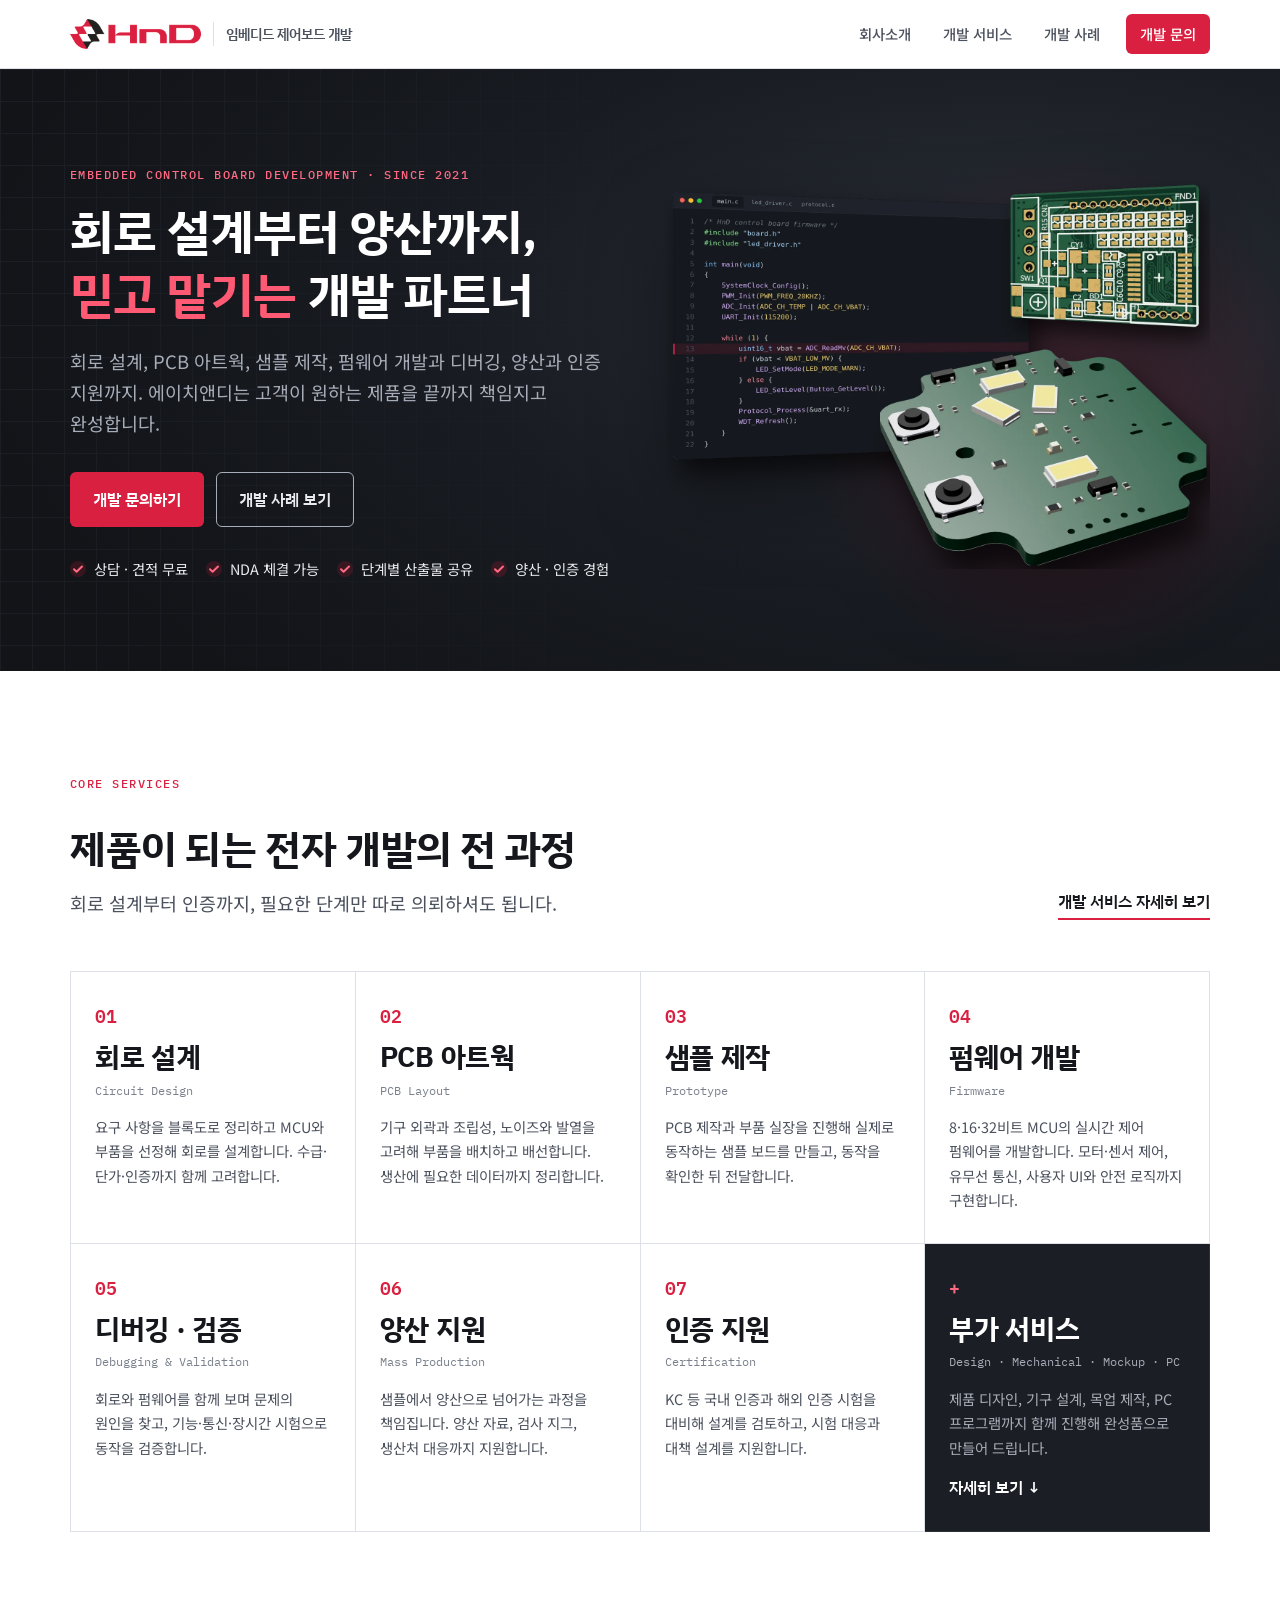
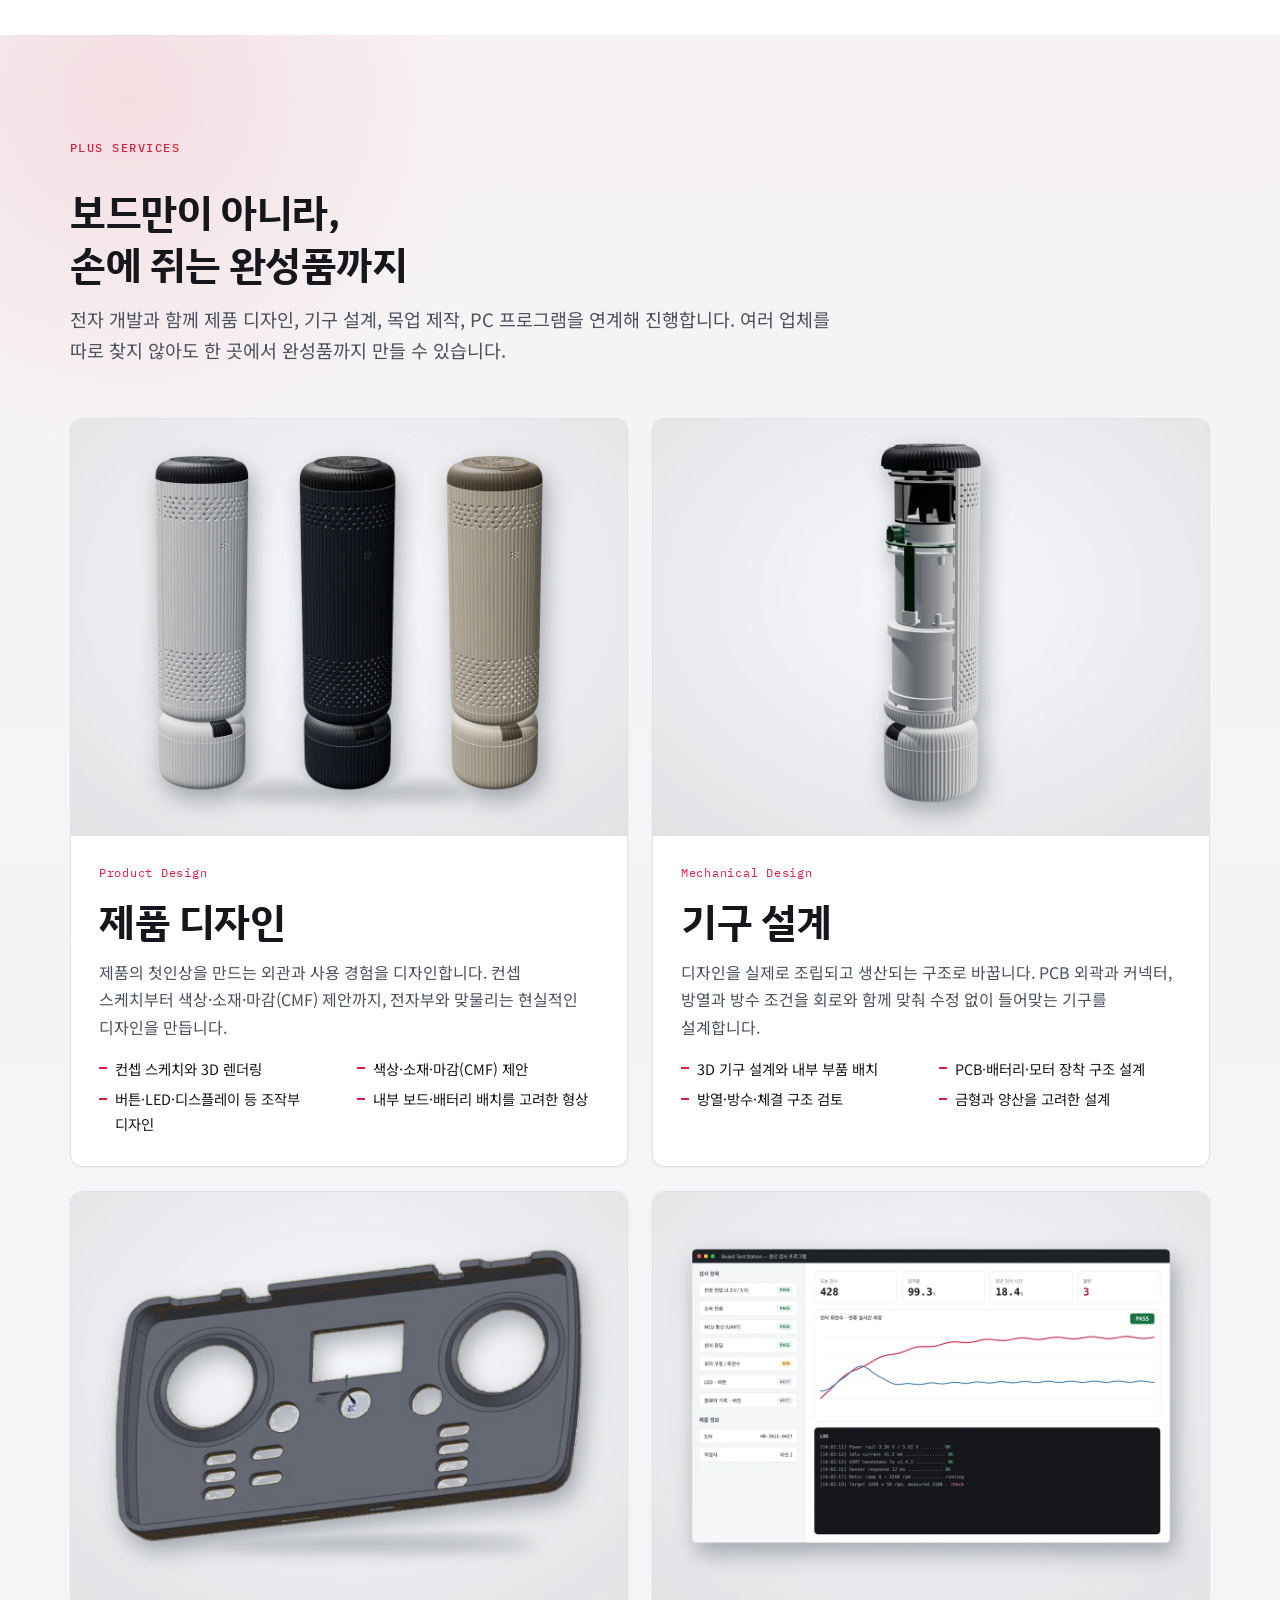
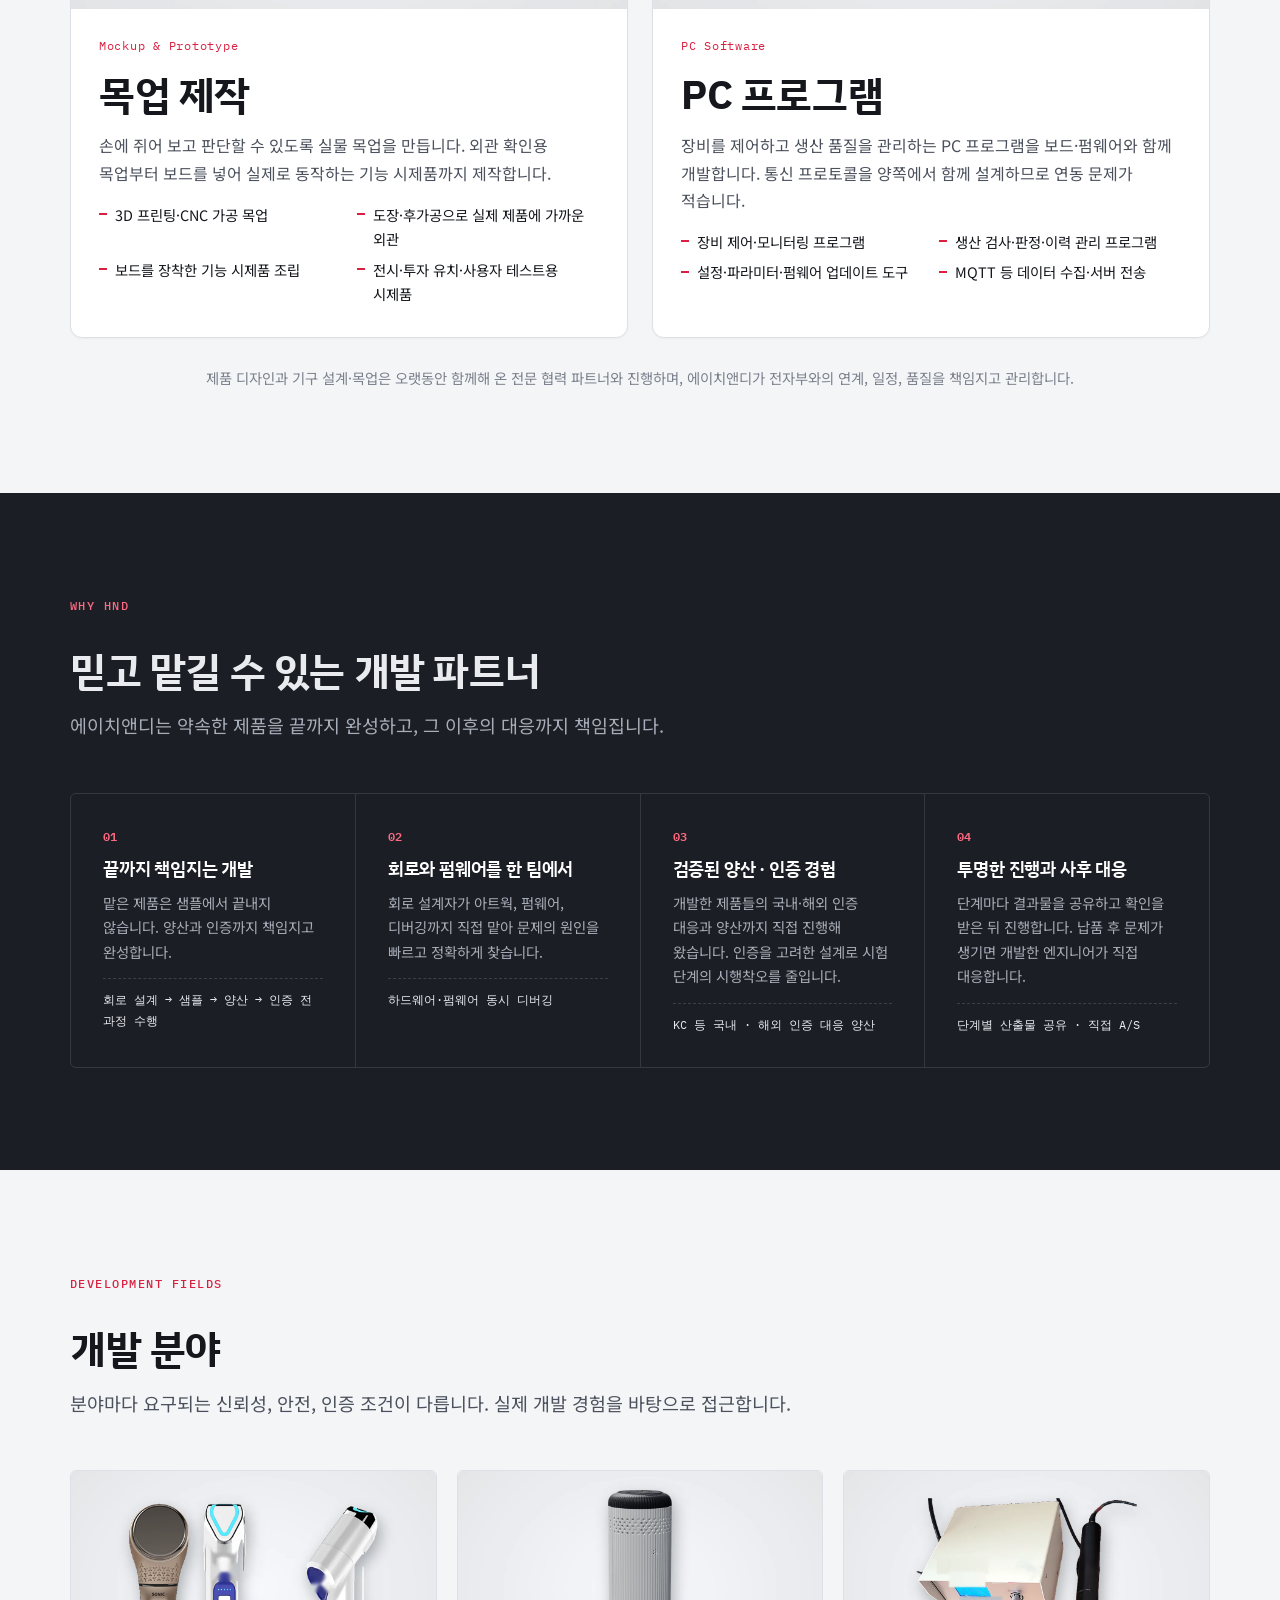
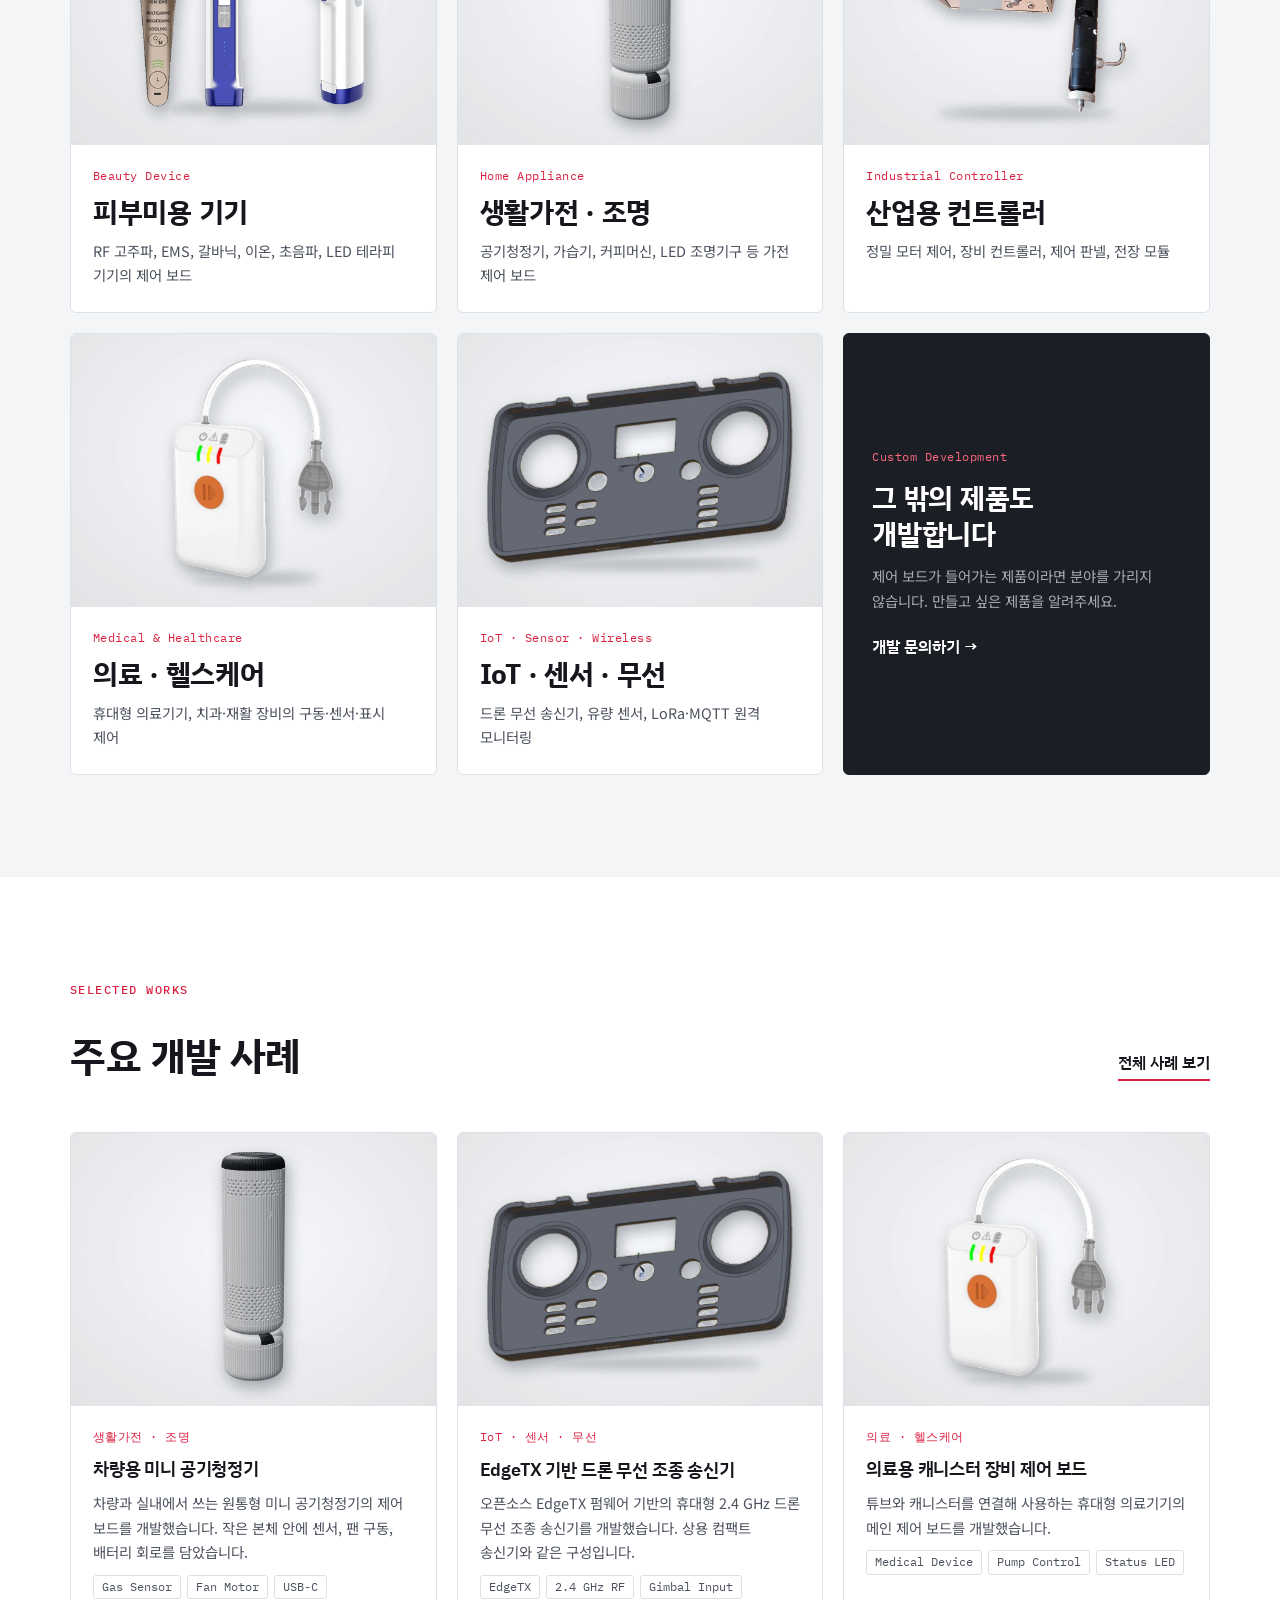
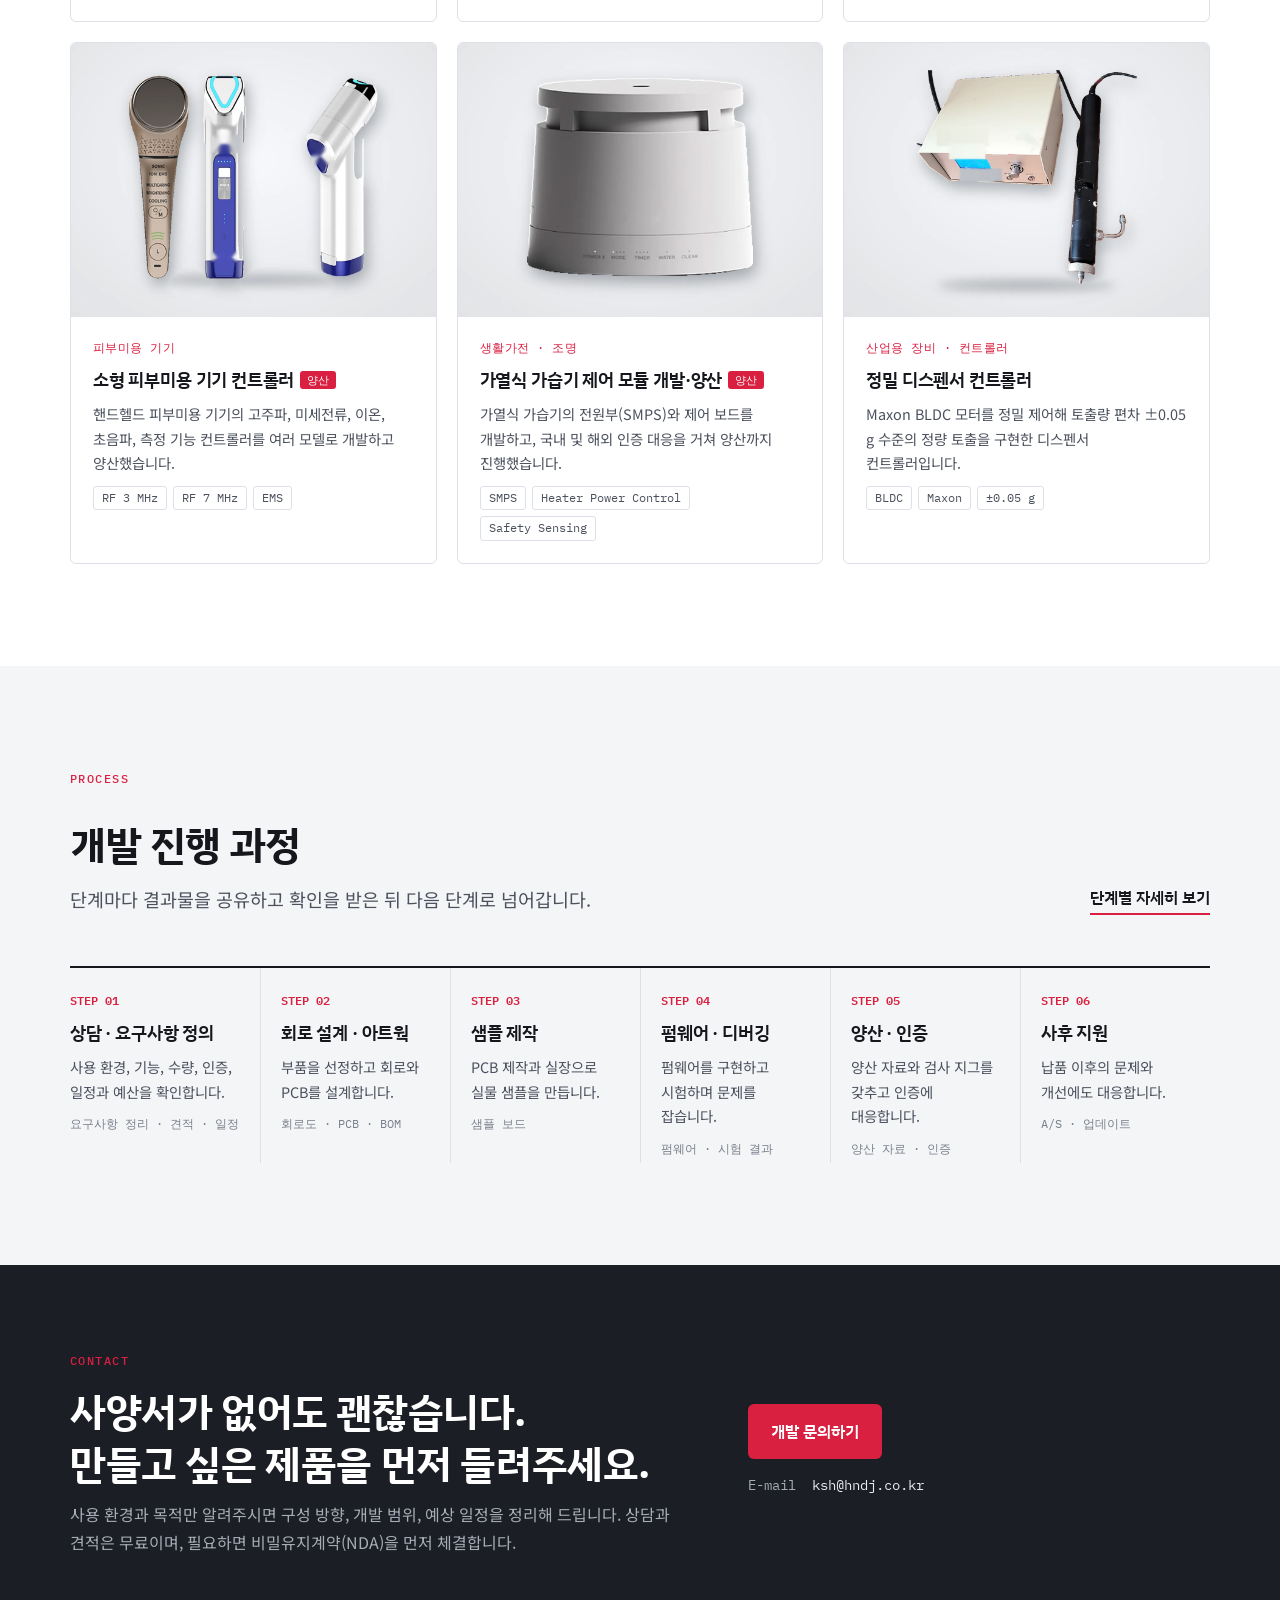
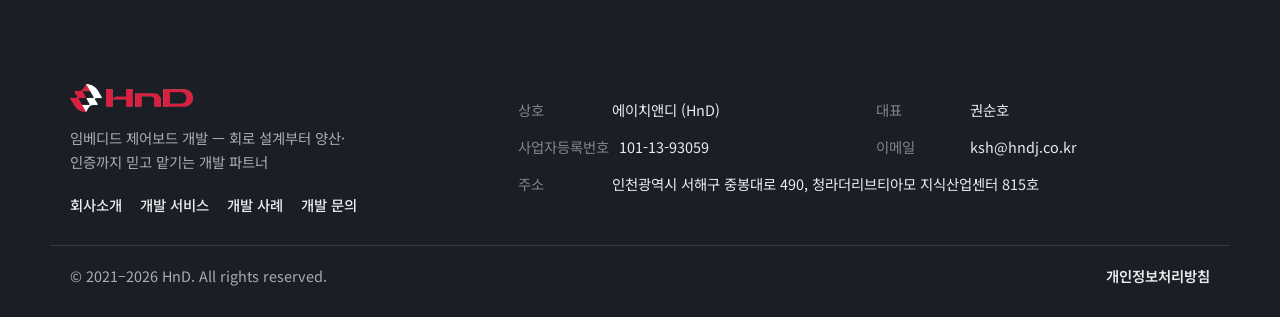
<file: index.html>
<!doctype html>
<html lang="ko">
<head>
<meta charset="utf-8">
<meta name="viewport" content="width=device-width, initial-scale=1, viewport-fit=cover">
<title>에이치앤디 HnD | 임베디드 제어보드 개발 · 회로 설계 · 펌웨어 · 양산 · 인증</title>
<meta name="claude:viewport-fit-sides" content="cover">
<meta name="description" content="회로 설계, PCB 아트웍, 샘플 제작, 펌웨어 개발과 디버깅, 양산과 인증 지원까지. 고객이 원하는 제품을 끝까지 책임지고 완성하는 개발 파트너 에이치앤디(HnD)입니다.">
<link rel="canonical" href="https://hndj.co.kr/">
<meta property="og:type" content="website">
<meta property="og:site_name" content="에이치앤디 HnD">
<meta property="og:title" content="에이치앤디 HnD | 임베디드 제어보드 개발 · 회로 설계 · 펌웨어 · 양산 · 인증">
<meta property="og:description" content="회로 설계, PCB 아트웍, 샘플 제작, 펌웨어 개발과 디버깅, 양산과 인증 지원까지. 고객이 원하는 제품을 끝까지 책임지고 완성하는 개발 파트너 에이치앤디(HnD)입니다.">
<meta property="og:url" content="https://hndj.co.kr/">
<meta property="og:image" content="https://hndj.co.kr/images/og.png">
<meta name="theme-color" content="#FFFFFF">
<link rel="icon" href="favicon.ico" sizes="any">
<link rel="icon" type="image/png" href="favicon.png">
<link rel="apple-touch-icon" href="images/apple-touch-icon.png">
<link rel="preconnect" href="https://fonts.googleapis.com">
<link rel="preconnect" href="https://fonts.gstatic.com" crossorigin>
<link rel="stylesheet" href="https://fonts.googleapis.com/css2?family=IBM+Plex+Mono:wght@400;500;600&family=IBM+Plex+Sans+KR:wght@500;600;700&family=Noto+Sans+KR:wght@400;500;700&display=swap">
<link rel="stylesheet" href="css/style.css">
<script type="application/ld+json">{"@context": "https://schema.org", "@type": "Organization", "name": "에이치앤디 (HnD)", "url": "https://hndj.co.kr/", "logo": "https://hndj.co.kr/images/logo.png", "email": "ksh@hndj.co.kr", "foundingDate": "2021", "address": {"@type": "PostalAddress", "streetAddress": "중봉대로 490, 청라더리브티아모 지식산업센터 815호", "addressLocality": "인천광역시 서해구", "addressCountry": "KR"}}</script>
</head>
<body>
<a class="skip" href="#main">본문 바로가기</a>
<header class="site-header">
  <div class="wrap nav">
    <a class="brand" href="index.html" aria-label="에이치앤디 홈"><img src="images/logo.png" width="416" height="96" alt="HnD 에이치앤디"><span>임베디드 제어보드 개발</span></a>
    <button class="menu-toggle" type="button" aria-expanded="false" aria-controls="menu" aria-label="메뉴 열기">
      <svg viewBox="0 0 24 24" fill="none" stroke="currentColor" stroke-width="2" stroke-linecap="round"><path d="M4 7h16M4 12h16M4 17h16"/></svg>
    </button>
    <ul class="menu" id="menu"><li><a href="about.html">회사소개</a></li><li><a href="services.html">개발 서비스</a></li><li><a href="portfolio.html">개발 사례</a></li><li class="menu-cta"><a href="contact.html">개발 문의</a></li></ul>
  </div>
</header>
<main id="main">

<section class="hero hero-dark">
  <div class="wrap hero-grid">
    <div class="hero-copy">
      <span class="eyebrow">Embedded Control Board Development · Since 2021</span>
      <h1>회로 설계부터 양산까지,<br><em>믿고 맡기는</em> 개발 파트너</h1>
      <p class="lead">회로 설계, PCB 아트웍, 샘플 제작, 펌웨어 개발과 디버깅, 양산과 인증 지원까지. 에이치앤디는 고객이 원하는 제품을 끝까지 책임지고 완성합니다.</p>
      <div class="btn-row"><a class="btn btn-primary" href="contact.html">개발 문의하기</a><a class="btn btn-line-light" href="portfolio.html">개발 사례 보기</a></div>
      <ul class="hero-trust"><li>상담 · 견적 무료</li><li>NDA 체결 가능</li><li>단계별 산출물 공유</li><li>양산 · 인증 경험</li></ul>
    </div>
    <div class="hero-visual"><img src="images/hero.webp" width="1500" height="1100" alt="에이치앤디가 설계한 제어 보드와 펌웨어 소스 코드"></div>
  </div>
</section>

<section class="section section-white">
  <div class="wrap">
    <div class="sec-head-row"><div class="sec-head"><span class="eyebrow">Core Services</span><h2>제품이 되는 전자 개발의 전 과정</h2><p>회로 설계부터 인증까지, 필요한 단계만 따로 의뢰하셔도 됩니다.</p></div><a class="more-link" href="services.html">개발 서비스 자세히 보기</a></div>
    <div class="core-grid"><a class="core" href="services.html#circuit"><span class="code">01</span><h3>회로 설계</h3><span class="en">Circuit Design</span><p>요구 사항을 블록도로 정리하고 MCU와 부품을 선정해 회로를 설계합니다. 수급·단가·인증까지 함께 고려합니다.</p></a><a class="core" href="services.html#layout"><span class="code">02</span><h3>PCB 아트웍</h3><span class="en">PCB Layout</span><p>기구 외곽과 조립성, 노이즈와 발열을 고려해 부품을 배치하고 배선합니다. 생산에 필요한 데이터까지 정리합니다.</p></a><a class="core" href="services.html#sample"><span class="code">03</span><h3>샘플 제작</h3><span class="en">Prototype</span><p>PCB 제작과 부품 실장을 진행해 실제로 동작하는 샘플 보드를 만들고, 동작을 확인한 뒤 전달합니다.</p></a><a class="core" href="services.html#firmware"><span class="code">04</span><h3>펌웨어 개발</h3><span class="en">Firmware</span><p>8·16·32비트 MCU의 실시간 제어 펌웨어를 개발합니다. 모터·센서 제어, 유무선 통신, 사용자 UI와 안전 로직까지 구현합니다.</p></a><a class="core" href="services.html#debug"><span class="code">05</span><h3>디버깅 · 검증</h3><span class="en">Debugging & Validation</span><p>회로와 펌웨어를 함께 보며 문제의 원인을 찾고, 기능·통신·장시간 시험으로 동작을 검증합니다.</p></a><a class="core" href="services.html#production"><span class="code">06</span><h3>양산 지원</h3><span class="en">Mass Production</span><p>샘플에서 양산으로 넘어가는 과정을 책임집니다. 양산 자료, 검사 지그, 생산처 대응까지 지원합니다.</p></a><a class="core" href="services.html#certification"><span class="code">07</span><h3>인증 지원</h3><span class="en">Certification</span><p>KC 등 국내 인증과 해외 인증 시험을 대비해 설계를 검토하고, 시험 대응과 대책 설계를 지원합니다.</p></a><a class="core core-add" href="#addon"><span class="code">+</span><h3>부가 서비스</h3><span class="en">Design · Mechanical · Mockup · PC</span><p>제품 디자인, 기구 설계, 목업 제작, PC 프로그램까지 함께 진행해 완성품으로 만들어 드립니다.</p><span class="go">자세히 보기 ↓</span></a></div>
  </div>
</section>

<section class="section section-addon" id="addon">
  <div class="wrap">
    <div class="sec-head"><span class="eyebrow">Plus Services</span><h2>보드만이 아니라,<br>손에 쥐는 완성품까지</h2>
    <p>전자 개발과 함께 제품 디자인, 기구 설계, 목업 제작, PC 프로그램을 연계해 진행합니다. 여러 업체를 따로 찾지 않아도 한 곳에서 완성품까지 만들 수 있습니다.</p></div>
    <div class="addon-grid"><a class="addon-card" href="services.html#design"><div class="thumb"><img src="images/addon-design.webp" width="1200" height="900" alt="제품 디자인" loading="lazy"></div><div class="body"><span class="cat">Product Design</span><h3>제품 디자인</h3><p>제품의 첫인상을 만드는 외관과 사용 경험을 디자인합니다. 컨셉 스케치부터 색상·소재·마감(CMF) 제안까지, 전자부와 맞물리는 현실적인 디자인을 만듭니다.</p><ul><li>컨셉 스케치와 3D 렌더링</li><li>색상·소재·마감(CMF) 제안</li><li>버튼·LED·디스플레이 등 조작부 디자인</li><li>내부 보드·배터리 배치를 고려한 형상</li></ul></div></a><a class="addon-card" href="services.html#mech"><div class="thumb"><img src="images/addon-mech.webp" width="1200" height="900" alt="기구 설계" loading="lazy"></div><div class="body"><span class="cat">Mechanical Design</span><h3>기구 설계</h3><p>디자인을 실제로 조립되고 생산되는 구조로 바꿉니다. PCB 외곽과 커넥터, 방열과 방수 조건을 회로와 함께 맞춰 수정 없이 들어맞는 기구를 설계합니다.</p><ul><li>3D 기구 설계와 내부 부품 배치</li><li>PCB·배터리·모터 장착 구조 설계</li><li>방열·방수·체결 구조 검토</li><li>금형과 양산을 고려한 설계</li></ul></div></a><a class="addon-card" href="services.html#mockup"><div class="thumb"><img src="images/addon-mockup.webp" width="1200" height="900" alt="목업 제작" loading="lazy"></div><div class="body"><span class="cat">Mockup & Prototype</span><h3>목업 제작</h3><p>손에 쥐어 보고 판단할 수 있도록 실물 목업을 만듭니다. 외관 확인용 목업부터 보드를 넣어 실제로 동작하는 기능 시제품까지 제작합니다.</p><ul><li>3D 프린팅·CNC 가공 목업</li><li>도장·후가공으로 실제 제품에 가까운 외관</li><li>보드를 장착한 기능 시제품 조립</li><li>전시·투자 유치·사용자 테스트용 시제품</li></ul></div></a><a class="addon-card" href="services.html#pc"><div class="thumb"><img src="images/addon-pc.webp" width="1200" height="900" alt="PC 프로그램" loading="lazy"></div><div class="body"><span class="cat">PC Software</span><h3>PC 프로그램</h3><p>장비를 제어하고 생산 품질을 관리하는 PC 프로그램을 보드·펌웨어와 함께 개발합니다. 통신 프로토콜을 양쪽에서 함께 설계하므로 연동 문제가 적습니다.</p><ul><li>장비 제어·모니터링 프로그램</li><li>생산 검사·판정·이력 관리 프로그램</li><li>설정·파라미터·펌웨어 업데이트 도구</li><li>MQTT 등 데이터 수집·서버 전송</li></ul></div></a></div>
    <p class="addon-note">제품 디자인과 기구 설계·목업은 오랫동안 함께해 온 전문 협력 파트너와 진행하며, 에이치앤디가 전자부와의 연계, 일정, 품질을 책임지고 관리합니다.</p>
  </div>
</section>

<section class="section section-night">
  <div class="wrap">
    <div class="sec-head"><span class="eyebrow">Why HnD</span><h2>믿고 맡길 수 있는 개발 파트너</h2>
    <p>에이치앤디는 약속한 제품을 끝까지 완성하고, 그 이후의 대응까지 책임집니다.</p></div>
    <div class="why why-4"><div class="why-item"><span class="no">01</span><h3>끝까지 책임지는 개발</h3><p>맡은 제품은 샘플에서 끝내지 않습니다. 양산과 인증까지 책임지고 완성합니다.</p><span class="proof">회로 설계 → 샘플 → 양산 → 인증 전 과정 수행</span></div><div class="why-item"><span class="no">02</span><h3>회로와 펌웨어를 한 팀에서</h3><p>회로 설계자가 아트웍, 펌웨어, 디버깅까지 직접 맡아 문제의 원인을 빠르고 정확하게 찾습니다.</p><span class="proof">하드웨어·펌웨어 동시 디버깅</span></div><div class="why-item"><span class="no">03</span><h3>검증된 양산 · 인증 경험</h3><p>개발한 제품들의 국내·해외 인증 대응과 양산까지 직접 진행해 왔습니다. 인증을 고려한 설계로 시험 단계의 시행착오를 줄입니다.</p><span class="proof">KC 등 국내 · 해외 인증 대응 양산</span></div><div class="why-item"><span class="no">04</span><h3>투명한 진행과 사후 대응</h3><p>단계마다 결과물을 공유하고 확인을 받은 뒤 진행합니다. 납품 후 문제가 생기면 개발한 엔지니어가 직접 대응합니다.</p><span class="proof">단계별 산출물 공유 · 직접 A/S</span></div></div>
  </div>
</section>

<section class="section">
  <div class="wrap">
    <div class="sec-head"><span class="eyebrow">Development Fields</span><h2>개발 분야</h2><p>분야마다 요구되는 신뢰성, 안전, 인증 조건이 다릅니다. 실제 개발 경험을 바탕으로 접근합니다.</p></div>
    <div class="field-grid"><a class="field-card" href="portfolio.html#cat-beauty"><div class="thumb"><img src="images/work/skin-1.webp" width="1200" height="900" alt="피부미용 기기" loading="lazy"></div><div class="body"><span class="cat">Beauty Device</span><h3>피부미용 기기</h3><p>RF 고주파, EMS, 갈바닉, 이온, 초음파, LED 테라피 기기의 제어 보드</p></div></a><a class="field-card" href="portfolio.html#cat-appliance"><div class="thumb"><img src="images/work/car-purifier-1.webp" width="1200" height="900" alt="생활가전 · 조명" loading="lazy"></div><div class="body"><span class="cat">Home Appliance</span><h3>생활가전 · 조명</h3><p>공기청정기, 가습기, 커피머신, LED 조명기구 등 가전 제어 보드</p></div></a><a class="field-card" href="portfolio.html#cat-industrial"><div class="thumb"><img src="images/work/dispenser-1.webp" width="1200" height="900" alt="산업용 컨트롤러" loading="lazy"></div><div class="body"><span class="cat">Industrial Controller</span><h3>산업용 컨트롤러</h3><p>정밀 모터 제어, 장비 컨트롤러, 제어 판넬, 전장 모듈</p></div></a><a class="field-card" href="portfolio.html#cat-medical"><div class="thumb"><img src="images/work/canister-1.webp" width="1200" height="900" alt="의료 · 헬스케어" loading="lazy"></div><div class="body"><span class="cat">Medical & Healthcare</span><h3>의료 · 헬스케어</h3><p>휴대형 의료기기, 치과·재활 장비의 구동·센서·표시 제어</p></div></a><a class="field-card" href="portfolio.html#cat-iot"><div class="thumb"><img src="images/work/rc-transmitter-1.webp" width="1200" height="900" alt="IoT · 센서 · 무선" loading="lazy"></div><div class="body"><span class="cat">IoT · Sensor · Wireless</span><h3>IoT · 센서 · 무선</h3><p>드론 무선 송신기, 유량 센서, LoRa·MQTT 원격 모니터링</p></div></a><a class="field-card field-cta" href="contact.html"><div class="body"><span class="cat">Custom Development</span><h3>그 밖의 제품도<br>개발합니다</h3><p>제어 보드가 들어가는 제품이라면 분야를 가리지 않습니다. 만들고 싶은 제품을 알려주세요.</p><span class="go">개발 문의하기 →</span></div></a></div>
  </div>
</section>

<section class="section section-white">
  <div class="wrap">
    <div class="sec-head-row"><div class="sec-head"><span class="eyebrow">Selected Works</span><h2>주요 개발 사례</h2></div><a class="more-link" href="portfolio.html">전체 사례 보기</a></div>
    <div class="work-grid"><a class="work" href="portfolio.html#car-purifier">
  <div class="thumb"><img src="images/work/car-purifier-1.webp" width="1200" height="900" alt="차량용 미니 공기청정기" loading="lazy"></div>
  <div class="body"><span class="cat">생활가전 · 조명</span><h3>차량용 미니 공기청정기</h3><p>차량과 실내에서 쓰는 원통형 미니 공기청정기의 제어 보드를 개발했습니다. 작은 본체 안에 센서, 팬 구동, 배터리 회로를 담았습니다.</p>
  <div class="tags"><span class="tag">Gas Sensor</span><span class="tag">Fan Motor</span><span class="tag">USB-C</span></div></div>
</a><a class="work" href="portfolio.html#rc-transmitter">
  <div class="thumb"><img src="images/work/rc-transmitter-1.webp" width="1200" height="900" alt="EdgeTX 기반 드론 무선 조종 송신기" loading="lazy"></div>
  <div class="body"><span class="cat">IoT · 센서 · 무선</span><h3>EdgeTX 기반 드론 무선 조종 송신기</h3><p>오픈소스 EdgeTX 펌웨어 기반의 휴대형 2.4 GHz 드론 무선 조종 송신기를 개발했습니다. 상용 컴팩트 송신기와 같은 구성입니다.</p>
  <div class="tags"><span class="tag">EdgeTX</span><span class="tag">2.4 GHz RF</span><span class="tag">Gimbal Input</span></div></div>
</a><a class="work" href="portfolio.html#canister">
  <div class="thumb"><img src="images/work/canister-1.webp" width="1200" height="900" alt="의료용 캐니스터 장비 제어 보드" loading="lazy"></div>
  <div class="body"><span class="cat">의료 · 헬스케어</span><h3>의료용 캐니스터 장비 제어 보드</h3><p>튜브와 캐니스터를 연결해 사용하는 휴대형 의료기기의 메인 제어 보드를 개발했습니다.</p>
  <div class="tags"><span class="tag">Medical Device</span><span class="tag">Pump Control</span><span class="tag">Status LED</span></div></div>
</a><a class="work" href="portfolio.html#skin">
  <div class="thumb"><img src="images/work/skin-1.webp" width="1200" height="900" alt="소형 피부미용 기기 컨트롤러" loading="lazy"></div>
  <div class="body"><span class="cat">피부미용 기기</span><h3>소형 피부미용 기기 컨트롤러<span class="badge">양산</span></h3><p>핸드헬드 피부미용 기기의 고주파, 미세전류, 이온, 초음파, 측정 기능 컨트롤러를 여러 모델로 개발하고 양산했습니다.</p>
  <div class="tags"><span class="tag">RF 3 MHz</span><span class="tag">RF 7 MHz</span><span class="tag">EMS</span></div></div>
</a><a class="work" href="portfolio.html#humidifier">
  <div class="thumb"><img src="images/work/humidifier-1.webp" width="1200" height="900" alt="가열식 가습기 제어 모듈 개발·양산" loading="lazy"></div>
  <div class="body"><span class="cat">생활가전 · 조명</span><h3>가열식 가습기 제어 모듈 개발·양산<span class="badge">양산</span></h3><p>가열식 가습기의 전원부(SMPS)와 제어 보드를 개발하고, 국내 및 해외 인증 대응을 거쳐 양산까지 진행했습니다.</p>
  <div class="tags"><span class="tag">SMPS</span><span class="tag">Heater Power Control</span><span class="tag">Safety Sensing</span></div></div>
</a><a class="work" href="portfolio.html#dispenser">
  <div class="thumb"><img src="images/work/dispenser-1.webp" width="1200" height="900" alt="정밀 디스펜서 컨트롤러" loading="lazy"></div>
  <div class="body"><span class="cat">산업용 장비 · 컨트롤러</span><h3>정밀 디스펜서 컨트롤러</h3><p>Maxon BLDC 모터를 정밀 제어해 토출량 편차 ±0.05 g 수준의 정량 토출을 구현한 디스펜서 컨트롤러입니다.</p>
  <div class="tags"><span class="tag">BLDC</span><span class="tag">Maxon</span><span class="tag">±0.05 g</span></div></div>
</a></div>
  </div>
</section>

<section class="section">
  <div class="wrap">
    <div class="sec-head-row"><div class="sec-head"><span class="eyebrow">Process</span><h2>개발 진행 과정</h2><p>단계마다 결과물을 공유하고 확인을 받은 뒤 다음 단계로 넘어갑니다.</p></div><a class="more-link" href="services.html#process">단계별 자세히 보기</a></div>
    <div class="steps steps-6"><div class="step"><span class="no">STEP 01</span><h3>상담 · 요구사항 정의</h3><p>사용 환경, 기능, 수량, 인증, 일정과 예산을 확인합니다.</p><span class="out">요구사항 정리 · 견적 · 일정</span></div><div class="step"><span class="no">STEP 02</span><h3>회로 설계 · 아트웍</h3><p>부품을 선정하고 회로와 PCB를 설계합니다.</p><span class="out">회로도 · PCB · BOM</span></div><div class="step"><span class="no">STEP 03</span><h3>샘플 제작</h3><p>PCB 제작과 실장으로 실물 샘플을 만듭니다.</p><span class="out">샘플 보드</span></div><div class="step"><span class="no">STEP 04</span><h3>펌웨어 · 디버깅</h3><p>펌웨어를 구현하고 시험하며 문제를 잡습니다.</p><span class="out">펌웨어 · 시험 결과</span></div><div class="step"><span class="no">STEP 05</span><h3>양산 · 인증</h3><p>양산 자료와 검사 지그를 갖추고 인증에 대응합니다.</p><span class="out">양산 자료 · 인증</span></div><div class="step"><span class="no">STEP 06</span><h3>사후 지원</h3><p>납품 이후의 문제와 개선에도 대응합니다.</p><span class="out">A/S · 업데이트</span></div></div>
  </div>
</section>
<section class="cta-band">
  <div class="wrap cta-inner">
    <div>
      <span class="eyebrow">Contact</span>
      <h2>사양서가 없어도 괜찮습니다.<br>만들고 싶은 제품을 먼저 들려주세요.</h2>
      <p>사용 환경과 목적만 알려주시면 구성 방향, 개발 범위, 예상 일정을 정리해 드립니다. 상담과 견적은 무료이며, 필요하면 비밀유지계약(NDA)을 먼저 체결합니다.</p>
    </div>
    <div class="cta-contact">
      <a class="btn btn-primary" href="contact.html">개발 문의하기</a>
      <div class="line"><span>E-mail</span>ksh@hndj.co.kr</div>
    </div>
  </div>
</section>
</main>
<footer class="site-footer">
  <div class="wrap foot-grid">
    <div>
      <img src="images/logo_white.png" width="416" height="96" alt="HnD 에이치앤디">
      <p class="tagline">임베디드 제어보드 개발 — 회로 설계부터 양산·인증까지 믿고 맡기는 개발 파트너</p>
      <nav class="foot-nav" aria-label="하단 메뉴"><a href="about.html">회사소개</a><a href="services.html">개발 서비스</a><a href="portfolio.html">개발 사례</a><a href="contact.html">개발 문의</a></nav>
    </div>
    <dl class="foot-info">
      <div><dt>상호</dt><dd>에이치앤디 (HnD)</dd></div>
      <div><dt>대표</dt><dd>권순호</dd></div>
      <div><dt>사업자등록번호</dt><dd>101-13-93059</dd></div>
      <div><dt>이메일</dt><dd>ksh@hndj.co.kr</dd></div>
      <div style="grid-column:1/-1"><dt>주소</dt><dd>인천광역시 서해구 중봉대로 490, 청라더리브티아모 지식산업센터 815호</dd></div>
    </dl>
  </div>
  <div class="wrap foot-bottom">
    <span>© 2021–2026 HnD. All rights reserved.</span>
    <a href="privacy.html">개인정보처리방침</a>
  </div>
</footer>
<script src="js/main.js"></script>
</body>
</html>
</file>
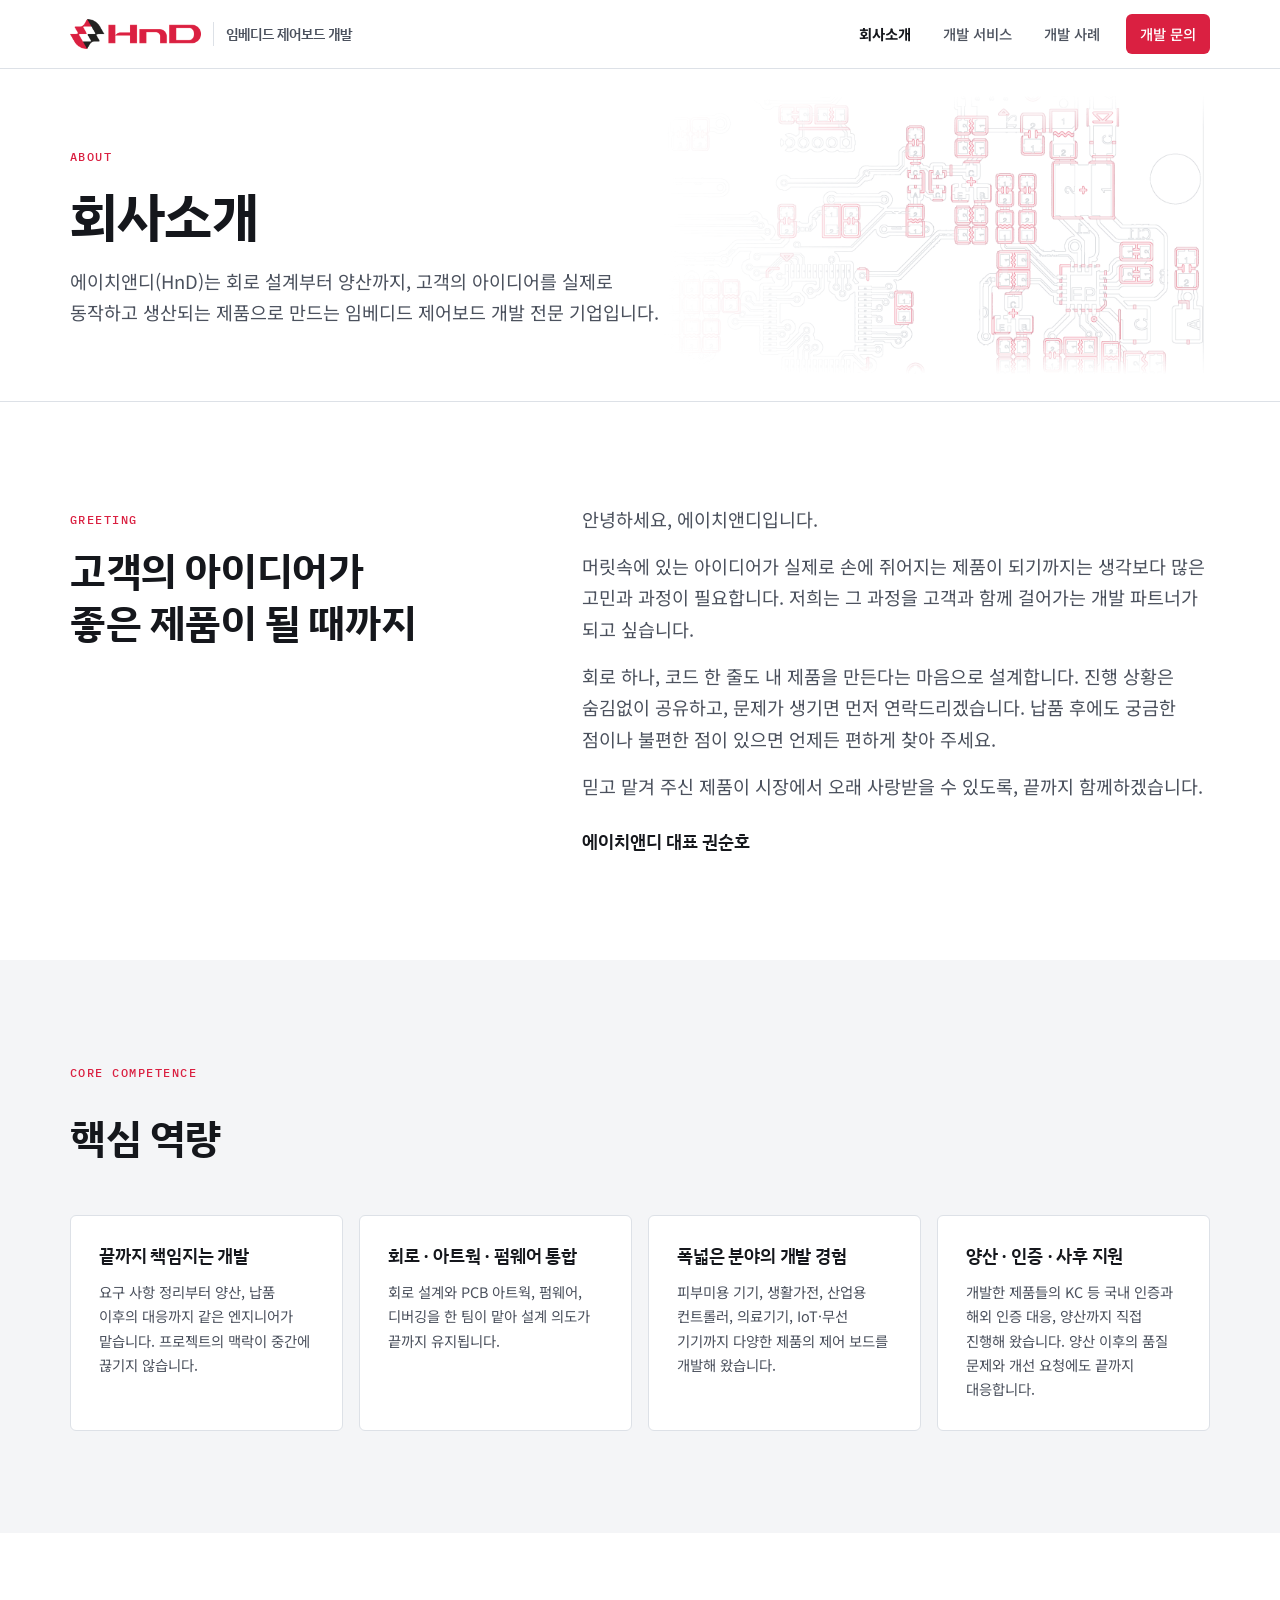
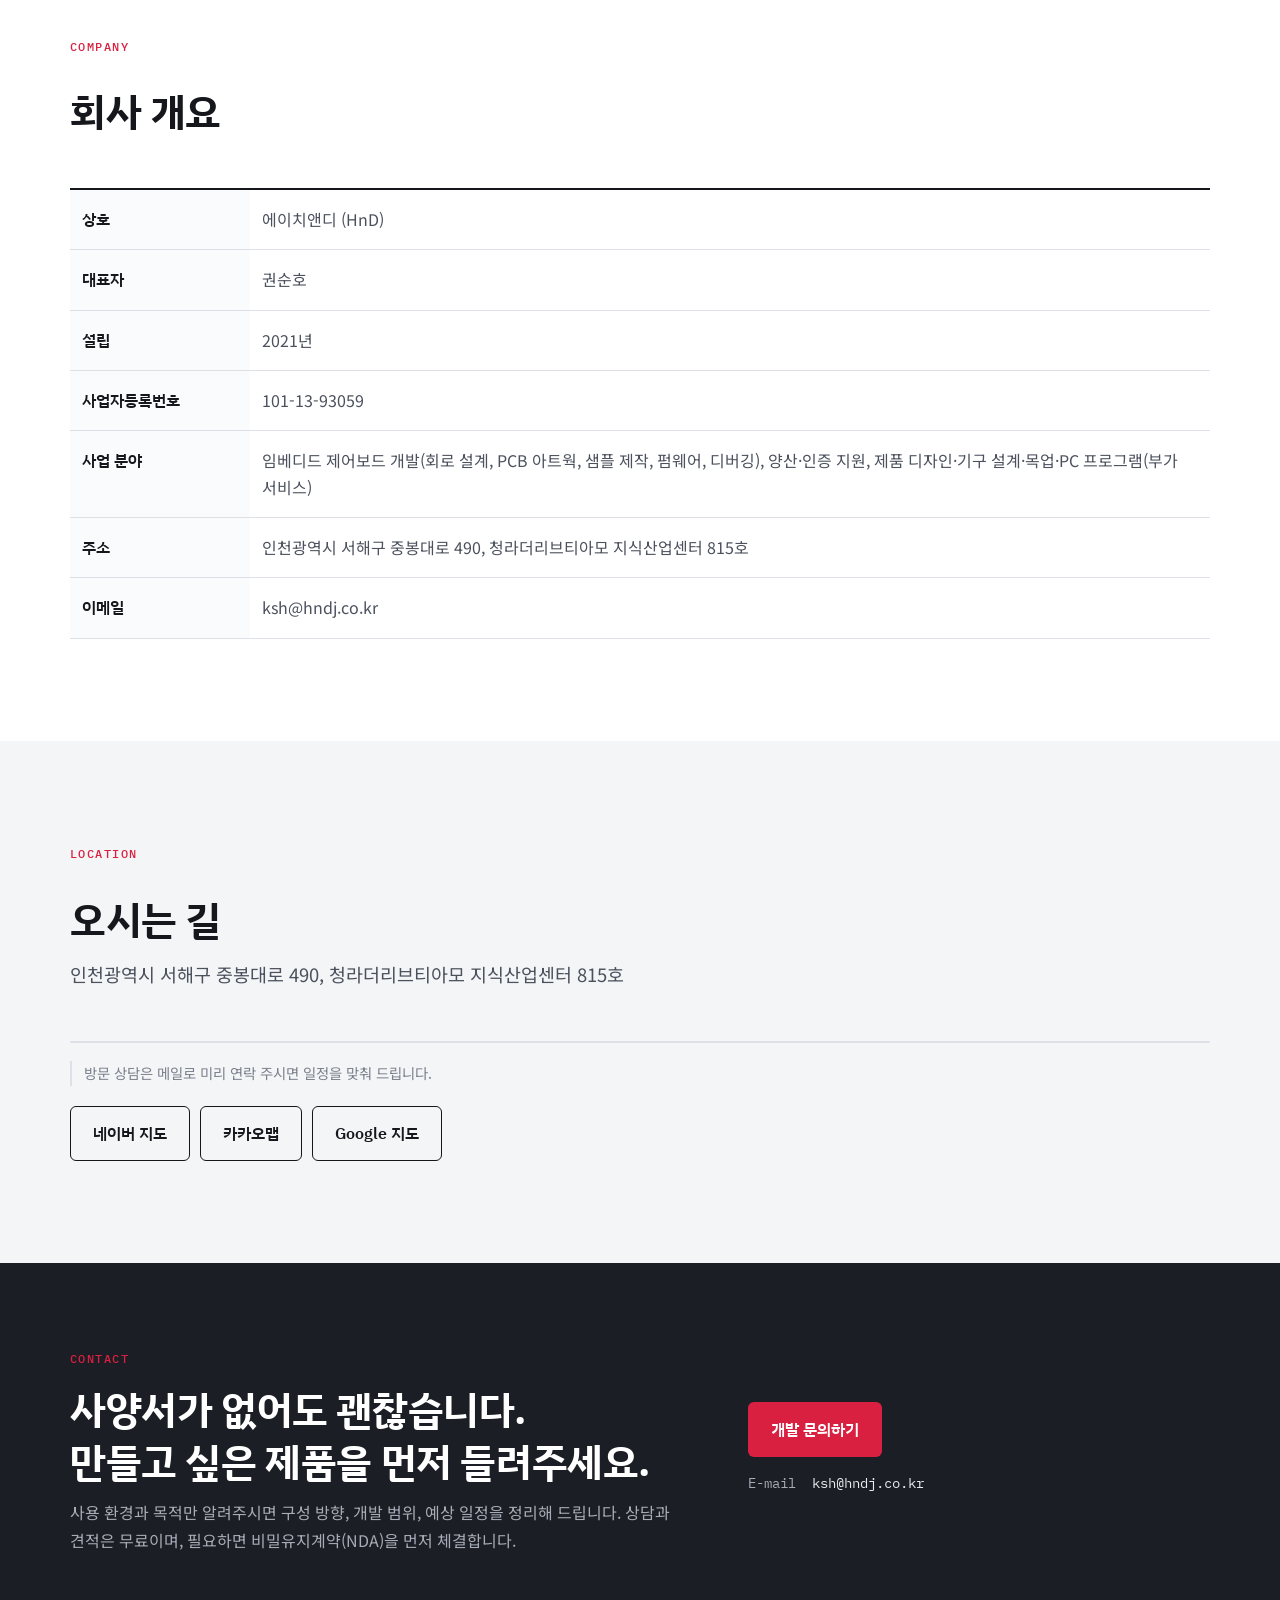
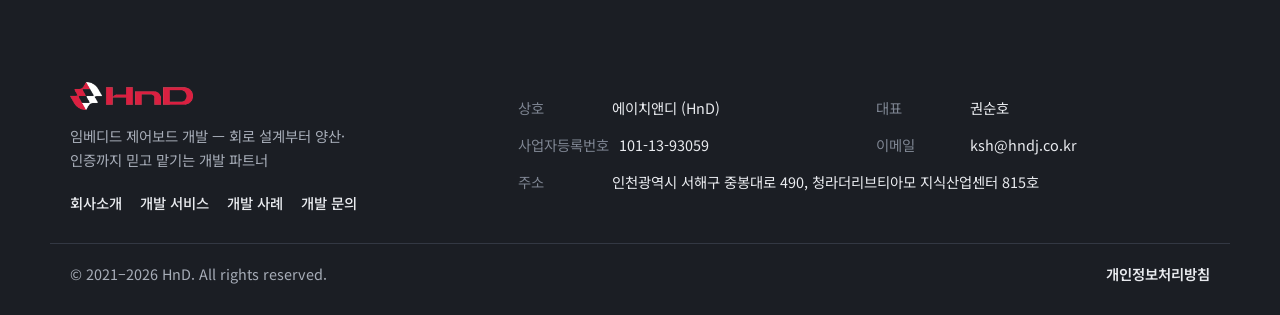
<file: about.html>
<!doctype html>
<html lang="ko">
<head>
<meta charset="utf-8">
<meta name="viewport" content="width=device-width, initial-scale=1, viewport-fit=cover">
<title>회사소개 | 에이치앤디 HnD</title>
<meta name="claude:viewport-fit-sides" content="cover">
<meta name="description" content="회로 설계부터 양산까지 함께하는 개발 파트너 에이치앤디(HnD)의 인사말, 핵심 역량, 회사 개요와 오시는 길.">
<link rel="canonical" href="https://hndj.co.kr/about.html">
<meta property="og:type" content="website">
<meta property="og:site_name" content="에이치앤디 HnD">
<meta property="og:title" content="회사소개 | 에이치앤디 HnD">
<meta property="og:description" content="회로 설계부터 양산까지 함께하는 개발 파트너 에이치앤디(HnD)의 인사말, 핵심 역량, 회사 개요와 오시는 길.">
<meta property="og:url" content="https://hndj.co.kr/about.html">
<meta property="og:image" content="https://hndj.co.kr/images/og.png">
<meta name="theme-color" content="#FFFFFF">
<link rel="icon" href="favicon.ico" sizes="any">
<link rel="icon" type="image/png" href="favicon.png">
<link rel="apple-touch-icon" href="images/apple-touch-icon.png">
<link rel="preconnect" href="https://fonts.googleapis.com">
<link rel="preconnect" href="https://fonts.gstatic.com" crossorigin>
<link rel="stylesheet" href="https://fonts.googleapis.com/css2?family=IBM+Plex+Mono:wght@400;500;600&family=IBM+Plex+Sans+KR:wght@500;600;700&family=Noto+Sans+KR:wght@400;500;700&display=swap">
<link rel="stylesheet" href="css/style.css">

</head>
<body>
<a class="skip" href="#main">본문 바로가기</a>
<header class="site-header">
  <div class="wrap nav">
    <a class="brand" href="index.html" aria-label="에이치앤디 홈"><img src="images/logo.png" width="416" height="96" alt="HnD 에이치앤디"><span>임베디드 제어보드 개발</span></a>
    <button class="menu-toggle" type="button" aria-expanded="false" aria-controls="menu" aria-label="메뉴 열기">
      <svg viewBox="0 0 24 24" fill="none" stroke="currentColor" stroke-width="2" stroke-linecap="round"><path d="M4 7h16M4 12h16M4 17h16"/></svg>
    </button>
    <ul class="menu" id="menu"><li><a href="about.html" aria-current="page">회사소개</a></li><li><a href="services.html">개발 서비스</a></li><li><a href="portfolio.html">개발 사례</a></li><li class="menu-cta"><a href="contact.html">개발 문의</a></li></ul>
  </div>
</header>
<main id="main">

<section class="page-head head-art head-about"><div class="wrap"><span class="eyebrow">About</span><h1>회사소개</h1>
<p>에이치앤디(HnD)는 회로 설계부터 양산까지, 고객의 아이디어를 실제로 동작하고 생산되는 제품으로 만드는 임베디드 제어보드 개발 전문 기업입니다.</p></div></section>

<section class="section section-white"><div class="wrap greet">
  <div><span class="eyebrow">Greeting</span><h2>고객의 아이디어가<br>좋은 제품이 될 때까지</h2></div>
  <div class="txt">
    <p>안녕하세요, 에이치앤디입니다.</p>
    <p>머릿속에 있는 아이디어가 실제로 손에 쥐어지는 제품이 되기까지는 생각보다 많은 고민과 과정이 필요합니다. 저희는 그 과정을 고객과 함께 걸어가는 개발 파트너가 되고 싶습니다.</p>
    <p>회로 하나, 코드 한 줄도 내 제품을 만든다는 마음으로 설계합니다. 진행 상황은 숨김없이 공유하고, 문제가 생기면 먼저 연락드리겠습니다. 납품 후에도 궁금한 점이나 불편한 점이 있으면 언제든 편하게 찾아 주세요.</p>
    <p>믿고 맡겨 주신 제품이 시장에서 오래 사랑받을 수 있도록, 끝까지 함께하겠습니다.</p>
    <p class="sign">에이치앤디 대표 권순호</p>
  </div>
</div></section>

<section class="section"><div class="wrap">
  <div class="sec-head"><span class="eyebrow">Core Competence</span><h2>핵심 역량</h2></div>
  <div class="pains" style="grid-template-columns:repeat(auto-fit,minmax(240px,1fr))"><div class="pain"><h3>끝까지 책임지는 개발</h3><p>요구 사항 정리부터 양산, 납품 이후의 대응까지 같은 엔지니어가 맡습니다. 프로젝트의 맥락이 중간에 끊기지 않습니다.</p></div><div class="pain"><h3>회로 · 아트웍 · 펌웨어 통합</h3><p>회로 설계와 PCB 아트웍, 펌웨어, 디버깅을 한 팀이 맡아 설계 의도가 끝까지 유지됩니다.</p></div><div class="pain"><h3>폭넓은 분야의 개발 경험</h3><p>피부미용 기기, 생활가전, 산업용 컨트롤러, 의료기기, IoT·무선 기기까지 다양한 제품의 제어 보드를 개발해 왔습니다.</p></div><div class="pain"><h3>양산 · 인증 · 사후 지원</h3><p>개발한 제품들의 KC 등 국내 인증과 해외 인증 대응, 양산까지 직접 진행해 왔습니다. 양산 이후의 품질 문제와 개선 요청에도 끝까지 대응합니다.</p></div></div>
</div></section>

<section class="section section-white"><div class="wrap">
  <div class="sec-head"><span class="eyebrow">Company</span><h2>회사 개요</h2></div>
  <div class="tbl-scroll"><table class="info-table">
    <tr><th scope="row">상호</th><td>에이치앤디 (HnD)</td></tr>
    <tr><th scope="row">대표자</th><td>권순호</td></tr>
    <tr><th scope="row">설립</th><td>2021년</td></tr>
    <tr><th scope="row">사업자등록번호</th><td>101-13-93059</td></tr>
    <tr><th scope="row">사업 분야</th><td>임베디드 제어보드 개발(회로 설계, PCB 아트웍, 샘플 제작, 펌웨어, 디버깅), 양산·인증 지원, 제품 디자인·기구 설계·목업·PC 프로그램(부가 서비스)</td></tr>
    <tr><th scope="row">주소</th><td>인천광역시 서해구 중봉대로 490, 청라더리브티아모 지식산업센터 815호</td></tr>
    <tr><th scope="row">이메일</th><td>ksh@hndj.co.kr</td></tr>
  </table></div>
</div></section>

<section class="section" id="location"><div class="wrap">
  <div class="sec-head"><span class="eyebrow">Location</span><h2>오시는 길</h2><p>인천광역시 서해구 중봉대로 490, 청라더리브티아모 지식산업센터 815호</p></div>
  <div class="map-embed map-kakao"><div id="daumRoughmapContainer1794814588239" class="root_daum_roughmap root_daum_roughmap_landing"></div></div>
  <script charset="UTF-8" class="daum_roughmap_loader_script" src="https://t1.kakaocdn.net/kakaomapweb/roughmap/loader/prod/roughmapLoader.js"></script>
  <script charset="UTF-8">
    (function () {
      var box = document.getElementById('daumRoughmapContainer1794814588239');
      var w = Math.max(280, Math.round(box.parentElement.clientWidth));
      var h = Math.round(Math.min(Math.max(w * 0.45, 300), 460));
      new daum.roughmap.Lander({ "timestamp": "1794814588239", "key": "552avp23kot", "mapWidth": String(w), "mapHeight": String(h) }).render();
    })();
  </script>
  <p class="note">방문 상담은 메일로 미리 연락 주시면 일정을 맞춰 드립니다.</p>
  <div class="map-links">
    <a class="btn btn-line" href="https://map.naver.com/p/search/%EC%B2%AD%EB%9D%BC%20%EB%8D%94%EB%A6%AC%EB%B8%8C%20%ED%8B%B0%EC%95%84%EB%AA%A8%20%EC%A7%80%EC%8B%9D%EC%82%B0%EC%97%85%EC%84%BC%ED%84%B0" target="_blank" rel="noopener">네이버 지도</a>
    <a class="btn btn-line" href="https://map.kakao.com/?q=%EC%B2%AD%EB%9D%BC%20%EB%8D%94%EB%A6%AC%EB%B8%8C%20%ED%8B%B0%EC%95%84%EB%AA%A8%20%EC%A7%80%EC%8B%9D%EC%82%B0%EC%97%85%EC%84%BC%ED%84%B0" target="_blank" rel="noopener">카카오맵</a>
    <a class="btn btn-line" href="https://www.google.com/maps/search/?api=1&amp;query=%EC%B2%AD%EB%9D%BC%20%EB%8D%94%EB%A6%AC%EB%B8%8C%20%ED%8B%B0%EC%95%84%EB%AA%A8%20%EC%A7%80%EC%8B%9D%EC%82%B0%EC%97%85%EC%84%BC%ED%84%B0" target="_blank" rel="noopener">Google 지도</a>
  </div>
</div></section>
<section class="cta-band">
  <div class="wrap cta-inner">
    <div>
      <span class="eyebrow">Contact</span>
      <h2>사양서가 없어도 괜찮습니다.<br>만들고 싶은 제품을 먼저 들려주세요.</h2>
      <p>사용 환경과 목적만 알려주시면 구성 방향, 개발 범위, 예상 일정을 정리해 드립니다. 상담과 견적은 무료이며, 필요하면 비밀유지계약(NDA)을 먼저 체결합니다.</p>
    </div>
    <div class="cta-contact">
      <a class="btn btn-primary" href="contact.html">개발 문의하기</a>
      <div class="line"><span>E-mail</span>ksh@hndj.co.kr</div>
    </div>
  </div>
</section>
</main>
<footer class="site-footer">
  <div class="wrap foot-grid">
    <div>
      <img src="images/logo_white.png" width="416" height="96" alt="HnD 에이치앤디">
      <p class="tagline">임베디드 제어보드 개발 — 회로 설계부터 양산·인증까지 믿고 맡기는 개발 파트너</p>
      <nav class="foot-nav" aria-label="하단 메뉴"><a href="about.html">회사소개</a><a href="services.html">개발 서비스</a><a href="portfolio.html">개발 사례</a><a href="contact.html">개발 문의</a></nav>
    </div>
    <dl class="foot-info">
      <div><dt>상호</dt><dd>에이치앤디 (HnD)</dd></div>
      <div><dt>대표</dt><dd>권순호</dd></div>
      <div><dt>사업자등록번호</dt><dd>101-13-93059</dd></div>
      <div><dt>이메일</dt><dd>ksh@hndj.co.kr</dd></div>
      <div style="grid-column:1/-1"><dt>주소</dt><dd>인천광역시 서해구 중봉대로 490, 청라더리브티아모 지식산업센터 815호</dd></div>
    </dl>
  </div>
  <div class="wrap foot-bottom">
    <span>© 2021–2026 HnD. All rights reserved.</span>
    <a href="privacy.html">개인정보처리방침</a>
  </div>
</footer>
<script src="js/main.js"></script>
</body>
</html>
</file>
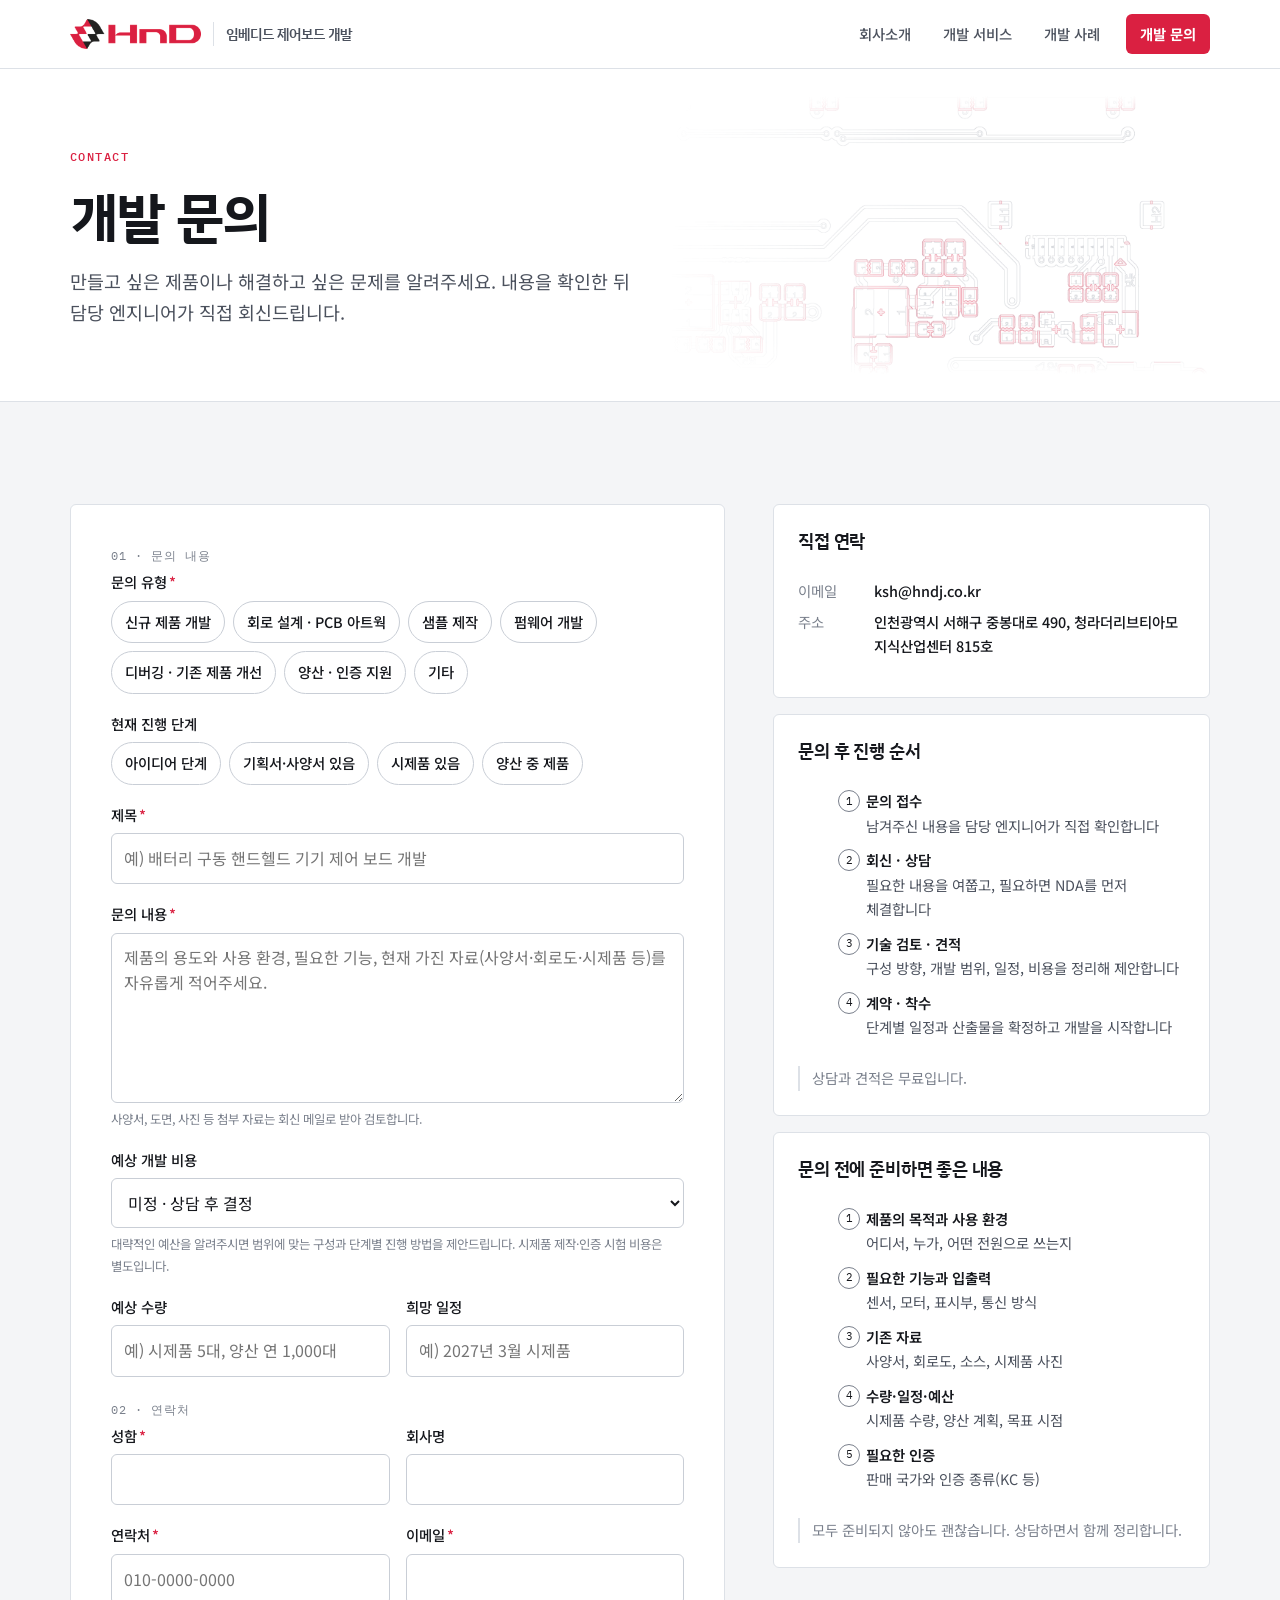
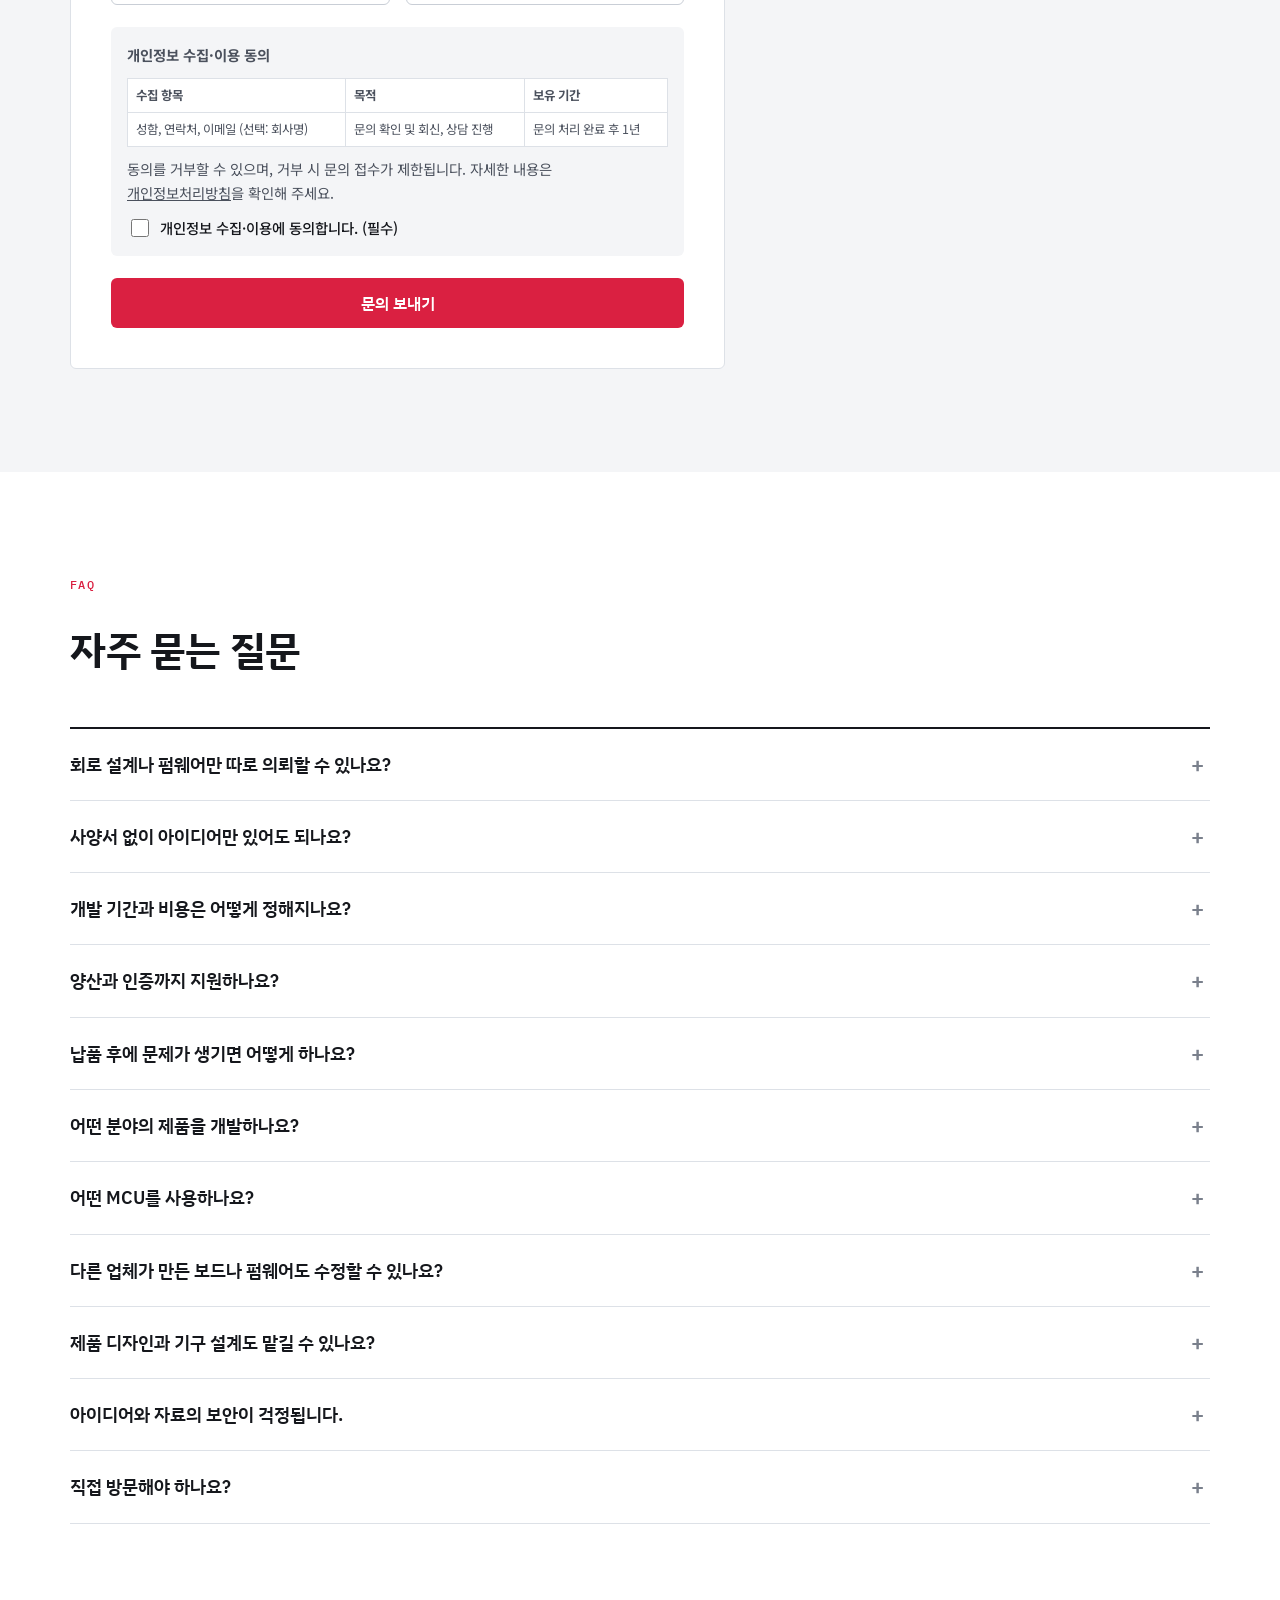
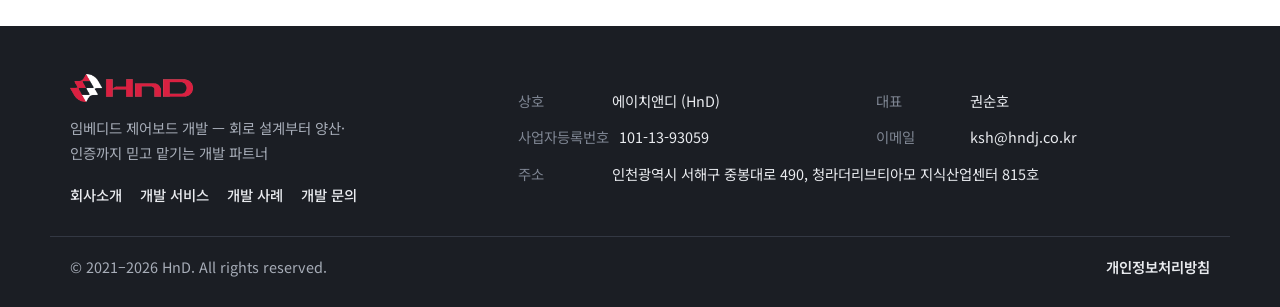
<file: contact.html>
<!doctype html>
<html lang="ko">
<head>
<meta charset="utf-8">
<meta name="viewport" content="width=device-width, initial-scale=1, viewport-fit=cover">
<title>개발 문의 | 에이치앤디 HnD</title>
<meta name="claude:viewport-fit-sides" content="cover">
<meta name="description" content="에이치앤디(HnD) 개발 문의. 회로·PCB 설계, 펌웨어, PC 프로그램, 제품 개발과 양산·인증 지원 상담을 받습니다.">
<link rel="canonical" href="https://hndj.co.kr/contact.html">
<meta property="og:type" content="website">
<meta property="og:site_name" content="에이치앤디 HnD">
<meta property="og:title" content="개발 문의 | 에이치앤디 HnD">
<meta property="og:description" content="에이치앤디(HnD) 개발 문의. 회로·PCB 설계, 펌웨어, PC 프로그램, 제품 개발과 양산·인증 지원 상담을 받습니다.">
<meta property="og:url" content="https://hndj.co.kr/contact.html">
<meta property="og:image" content="https://hndj.co.kr/images/og.png">
<meta name="theme-color" content="#FFFFFF">
<link rel="icon" href="favicon.ico" sizes="any">
<link rel="icon" type="image/png" href="favicon.png">
<link rel="apple-touch-icon" href="images/apple-touch-icon.png">
<link rel="preconnect" href="https://fonts.googleapis.com">
<link rel="preconnect" href="https://fonts.gstatic.com" crossorigin>
<link rel="stylesheet" href="https://fonts.googleapis.com/css2?family=IBM+Plex+Mono:wght@400;500;600&family=IBM+Plex+Sans+KR:wght@500;600;700&family=Noto+Sans+KR:wght@400;500;700&display=swap">
<link rel="stylesheet" href="css/style.css">

</head>
<body>
<a class="skip" href="#main">본문 바로가기</a>
<header class="site-header">
  <div class="wrap nav">
    <a class="brand" href="index.html" aria-label="에이치앤디 홈"><img src="images/logo.png" width="416" height="96" alt="HnD 에이치앤디"><span>임베디드 제어보드 개발</span></a>
    <button class="menu-toggle" type="button" aria-expanded="false" aria-controls="menu" aria-label="메뉴 열기">
      <svg viewBox="0 0 24 24" fill="none" stroke="currentColor" stroke-width="2" stroke-linecap="round"><path d="M4 7h16M4 12h16M4 17h16"/></svg>
    </button>
    <ul class="menu" id="menu"><li><a href="about.html">회사소개</a></li><li><a href="services.html">개발 서비스</a></li><li><a href="portfolio.html">개발 사례</a></li><li class="menu-cta"><a href="contact.html" aria-current="page">개발 문의</a></li></ul>
  </div>
</header>
<main id="main">

<section class="page-head head-art head-contact"><div class="wrap"><span class="eyebrow">Contact</span><h1>개발 문의</h1>
<p>만들고 싶은 제품이나 해결하고 싶은 문제를 알려주세요. 내용을 확인한 뒤 담당 엔지니어가 직접 회신드립니다.</p></div></section>

<section class="section"><div class="wrap contact-grid">
  <form class="form-card" id="contact-form" novalidate>
    <fieldset class="fieldset">
      <legend>01 · 문의 내용</legend>
      <div class="field"><span class="lbl">문의 유형<span class="req">*</span></span><div class="chips" role="radiogroup"><label><input type="radio" name="type" value="신규 제품 개발" id="type-0" required><span>신규 제품 개발</span></label><label><input type="radio" name="type" value="회로 설계 · PCB 아트웍" id="type-1"><span>회로 설계 · PCB 아트웍</span></label><label><input type="radio" name="type" value="샘플 제작" id="type-2"><span>샘플 제작</span></label><label><input type="radio" name="type" value="펌웨어 개발" id="type-3"><span>펌웨어 개발</span></label><label><input type="radio" name="type" value="디버깅 · 기존 제품 개선" id="type-4"><span>디버깅 · 기존 제품 개선</span></label><label><input type="radio" name="type" value="양산 · 인증 지원" id="type-5"><span>양산 · 인증 지원</span></label><label><input type="radio" name="type" value="기타" id="type-6"><span>기타</span></label></div></div>
      <div class="field"><span class="lbl">현재 진행 단계</span><div class="chips"><label><input type="radio" name="stage" value="아이디어 단계" id="stage-0"><span>아이디어 단계</span></label><label><input type="radio" name="stage" value="기획서·사양서 있음" id="stage-1"><span>기획서·사양서 있음</span></label><label><input type="radio" name="stage" value="시제품 있음" id="stage-2"><span>시제품 있음</span></label><label><input type="radio" name="stage" value="양산 중 제품" id="stage-3"><span>양산 중 제품</span></label></div></div>
      <div class="field"><label for="subject">제목<span class="req">*</span></label><input id="subject" name="subject" type="text" required maxlength="120" placeholder="예) 배터리 구동 핸드헬드 기기 제어 보드 개발"></div>
      <div class="field"><label for="message">문의 내용<span class="req">*</span></label>
        <textarea id="message" name="message" required maxlength="5000" placeholder="제품의 용도와 사용 환경, 필요한 기능, 현재 가진 자료(사양서·회로도·시제품 등)를 자유롭게 적어주세요."></textarea>
        <span class="hint">사양서, 도면, 사진 등 첨부 자료는 회신 메일로 받아 검토합니다.</span></div>
      <div class="field"><label for="budget">예상 개발 비용</label>
        <select id="budget" name="budget"><option value="미정 · 상담 후 결정">미정 · 상담 후 결정</option><option value="500만 원 미만">500만 원 미만</option><option value="500만 ~ 1,000만 원">500만 ~ 1,000만 원</option><option value="1,000만 ~ 3,000만 원">1,000만 ~ 3,000만 원</option><option value="3,000만 ~ 5,000만 원">3,000만 ~ 5,000만 원</option><option value="5,000만 원 이상">5,000만 원 이상</option></select>
        <span class="hint">대략적인 예산을 알려주시면 범위에 맞는 구성과 단계별 진행 방법을 제안드립니다. 시제품 제작·인증 시험 비용은 별도입니다.</span></div>
      <div class="row2">
        <div class="field"><label for="qty">예상 수량</label><input id="qty" name="qty" type="text" maxlength="60" placeholder="예) 시제품 5대, 양산 연 1,000대"></div>
        <div class="field"><label for="schedule">희망 일정</label><input id="schedule" name="schedule" type="text" maxlength="60" placeholder="예) 2027년 3월 시제품"></div>
      </div>
    </fieldset>
    <fieldset class="fieldset">
      <legend>02 · 연락처</legend>
      <div class="row2">
        <div class="field"><label for="name">성함<span class="req">*</span></label><input id="name" name="name" type="text" required maxlength="40" autocomplete="name"></div>
        <div class="field"><label for="company">회사명</label><input id="company" name="company" type="text" maxlength="80" autocomplete="organization"></div>
      </div>
      <div class="row2">
        <div class="field"><label for="phone">연락처<span class="req">*</span></label><input id="phone" name="phone" type="tel" required maxlength="30" autocomplete="tel" placeholder="010-0000-0000"></div>
        <div class="field"><label for="email">이메일<span class="req">*</span></label><input id="email" name="email" type="email" required maxlength="120" autocomplete="email"></div>
      </div>
    </fieldset>
    <div class="hp" aria-hidden="true"><label for="website">웹사이트</label><input id="website" name="website" type="text" tabindex="-1" autocomplete="off"></div>
    <div class="consent">
      <strong>개인정보 수집·이용 동의</strong>
      <div class="tbl-scroll"><table><tr><th>수집 항목</th><th>목적</th><th>보유 기간</th></tr>
      <tr><td>성함, 연락처, 이메일 (선택: 회사명)</td><td>문의 확인 및 회신, 상담 진행</td><td>문의 처리 완료 후 1년</td></tr></table></div>
      <span>동의를 거부할 수 있으며, 거부 시 문의 접수가 제한됩니다. 자세한 내용은 <a href="privacy.html">개인정보처리방침</a>을 확인해 주세요.</span>
      <label class="agree" for="agree"><input id="agree" name="agree" type="checkbox" value="동의" required> 개인정보 수집·이용에 동의합니다. (필수)</label>
    </div>
    <p class="form-status" id="form-status" role="status" hidden></p>
    <button class="btn btn-primary" type="submit">문의 보내기</button>
  </form>

  <aside>
    <div class="aside-card">
      <h3>직접 연락</h3>
      <dl class="kv"><dt>이메일</dt><dd>ksh@hndj.co.kr</dd><dt>주소</dt><dd>인천광역시 서해구 중봉대로 490, 청라더리브티아모 지식산업센터 815호</dd></dl>
    </div>
    <div class="aside-card">
      <h3>문의 후 진행 순서</h3>
      <ol class="check-list">
        <li><b>문의 접수</b><br>남겨주신 내용을 담당 엔지니어가 직접 확인합니다</li>
        <li><b>회신 · 상담</b><br>필요한 내용을 여쭙고, 필요하면 NDA를 먼저 체결합니다</li>
        <li><b>기술 검토 · 견적</b><br>구성 방향, 개발 범위, 일정, 비용을 정리해 제안합니다</li>
        <li><b>계약 · 착수</b><br>단계별 일정과 산출물을 확정하고 개발을 시작합니다</li>
      </ol>
      <p class="note">상담과 견적은 무료입니다.</p>
    </div>
    <div class="aside-card">
      <h3>문의 전에 준비하면 좋은 내용</h3>
      <ol class="check-list">
        <li><b>제품의 목적과 사용 환경</b><br>어디서, 누가, 어떤 전원으로 쓰는지</li>
        <li><b>필요한 기능과 입출력</b><br>센서, 모터, 표시부, 통신 방식</li>
        <li><b>기존 자료</b><br>사양서, 회로도, 소스, 시제품 사진</li>
        <li><b>수량·일정·예산</b><br>시제품 수량, 양산 계획, 목표 시점</li>
        <li><b>필요한 인증</b><br>판매 국가와 인증 종류(KC 등)</li>
      </ol>
      <p class="note">모두 준비되지 않아도 괜찮습니다. 상담하면서 함께 정리합니다.</p>
    </div>
  </aside>
</div></section>

<section class="section section-white" id="faq"><div class="wrap">
  <div class="sec-head"><span class="eyebrow">FAQ</span><h2>자주 묻는 질문</h2></div>
  <div class="faq"><details><summary>회로 설계나 펌웨어만 따로 의뢰할 수 있나요?</summary><p>가능합니다. 회로 설계만, PCB 아트웍만, 펌웨어만, 또는 기존 보드의 디버깅이나 회로 검토만 의뢰하셔도 됩니다. 필요한 단계만 진행합니다.</p></details><details><summary>사양서 없이 아이디어만 있어도 되나요?</summary><p>네. 제품의 목적과 사용 환경을 알려주시면 요구 사항 정리부터 함께 시작합니다. 상담 과정에서 필요한 기능과 개발 범위를 정리해 드립니다.</p></details><details><summary>개발 기간과 비용은 어떻게 정해지나요?</summary><p>기능 범위, 보드 수, 통신·인증 필요 여부, 기구 포함 여부에 따라 달라집니다. 상담 후 단계별 범위와 일정, 견적을 정리해 제안드립니다.</p></details><details><summary>양산과 인증까지 지원하나요?</summary><p>양산용 자료 정리, 검사 지그와 검사 프로그램 제작, 인증 시험 대응을 지원합니다. 개발한 제품들의 KC 등 국내 인증과 해외 인증 대응을 거쳐 양산까지 진행해 왔습니다. 인증 시험 비용은 시험기관 비용으로 별도 산정됩니다.</p></details><details><summary>납품 후에 문제가 생기면 어떻게 하나요?</summary><p>개발을 맡은 엔지니어가 직접 대응합니다. 현장 불량이나 오동작이 생기면 회로·펌웨어·사용 환경을 함께 확인해 원인을 찾고 수정합니다. 펌웨어 업데이트, 기능 개선, 부품 단종 대응도 지원합니다.</p></details><details><summary>어떤 분야의 제품을 개발하나요?</summary><p>피부미용 기기, 공기청정기·가습기 등 생활가전, 산업용 컨트롤러, 휴대형 의료기기, 드론 송신기·센서 등 IoT·무선 기기를 개발해 왔습니다. 제어 보드가 들어가는 제품이라면 분야를 가리지 않고 검토합니다.</p></details><details><summary>어떤 MCU를 사용하나요?</summary><p>STM32, ABOV, Microchip PIC, AVR, Nordic nRF, ESP32 등 8·16·32비트 MCU를 제품의 기능, 단가, 수급 조건에 맞춰 선정합니다. 고객이 지정한 MCU로도 개발합니다.</p></details><details><summary>다른 업체가 만든 보드나 펌웨어도 수정할 수 있나요?</summary><p>회로도, 소스코드 등 기존 자료의 보유 여부와 상태를 먼저 검토한 뒤 가능 범위를 안내해 드립니다.</p></details><details><summary>제품 디자인과 기구 설계도 맡길 수 있나요?</summary><p>부가 서비스로 가능합니다. 검증된 전문 협력 파트너와 함께 진행하며, 에이치앤디가 전자부와의 연계, 전체 일정과 품질을 관리합니다.</p></details><details><summary>아이디어와 자료의 보안이 걱정됩니다.</summary><p>상담 단계에서 비밀유지계약(NDA)을 먼저 체결할 수 있습니다. 홈페이지의 개발 사례에도 고객사 이름과 브랜드는 표시하지 않습니다.</p></details><details><summary>직접 방문해야 하나요?</summary><p>대부분 메일과 온라인 회의로 진행합니다. 장비 확인이나 시험이 필요하면 방문 일정을 협의합니다. 사무실은 인천 청라에 있습니다.</p></details></div>
</div></section>
</main>
<footer class="site-footer">
  <div class="wrap foot-grid">
    <div>
      <img src="images/logo_white.png" width="416" height="96" alt="HnD 에이치앤디">
      <p class="tagline">임베디드 제어보드 개발 — 회로 설계부터 양산·인증까지 믿고 맡기는 개발 파트너</p>
      <nav class="foot-nav" aria-label="하단 메뉴"><a href="about.html">회사소개</a><a href="services.html">개발 서비스</a><a href="portfolio.html">개발 사례</a><a href="contact.html">개발 문의</a></nav>
    </div>
    <dl class="foot-info">
      <div><dt>상호</dt><dd>에이치앤디 (HnD)</dd></div>
      <div><dt>대표</dt><dd>권순호</dd></div>
      <div><dt>사업자등록번호</dt><dd>101-13-93059</dd></div>
      <div><dt>이메일</dt><dd>ksh@hndj.co.kr</dd></div>
      <div style="grid-column:1/-1"><dt>주소</dt><dd>인천광역시 서해구 중봉대로 490, 청라더리브티아모 지식산업센터 815호</dd></div>
    </dl>
  </div>
  <div class="wrap foot-bottom">
    <span>© 2021–2026 HnD. All rights reserved.</span>
    <a href="privacy.html">개인정보처리방침</a>
  </div>
</footer>
<script src="js/main.js"></script>
</body>
</html>
</file>
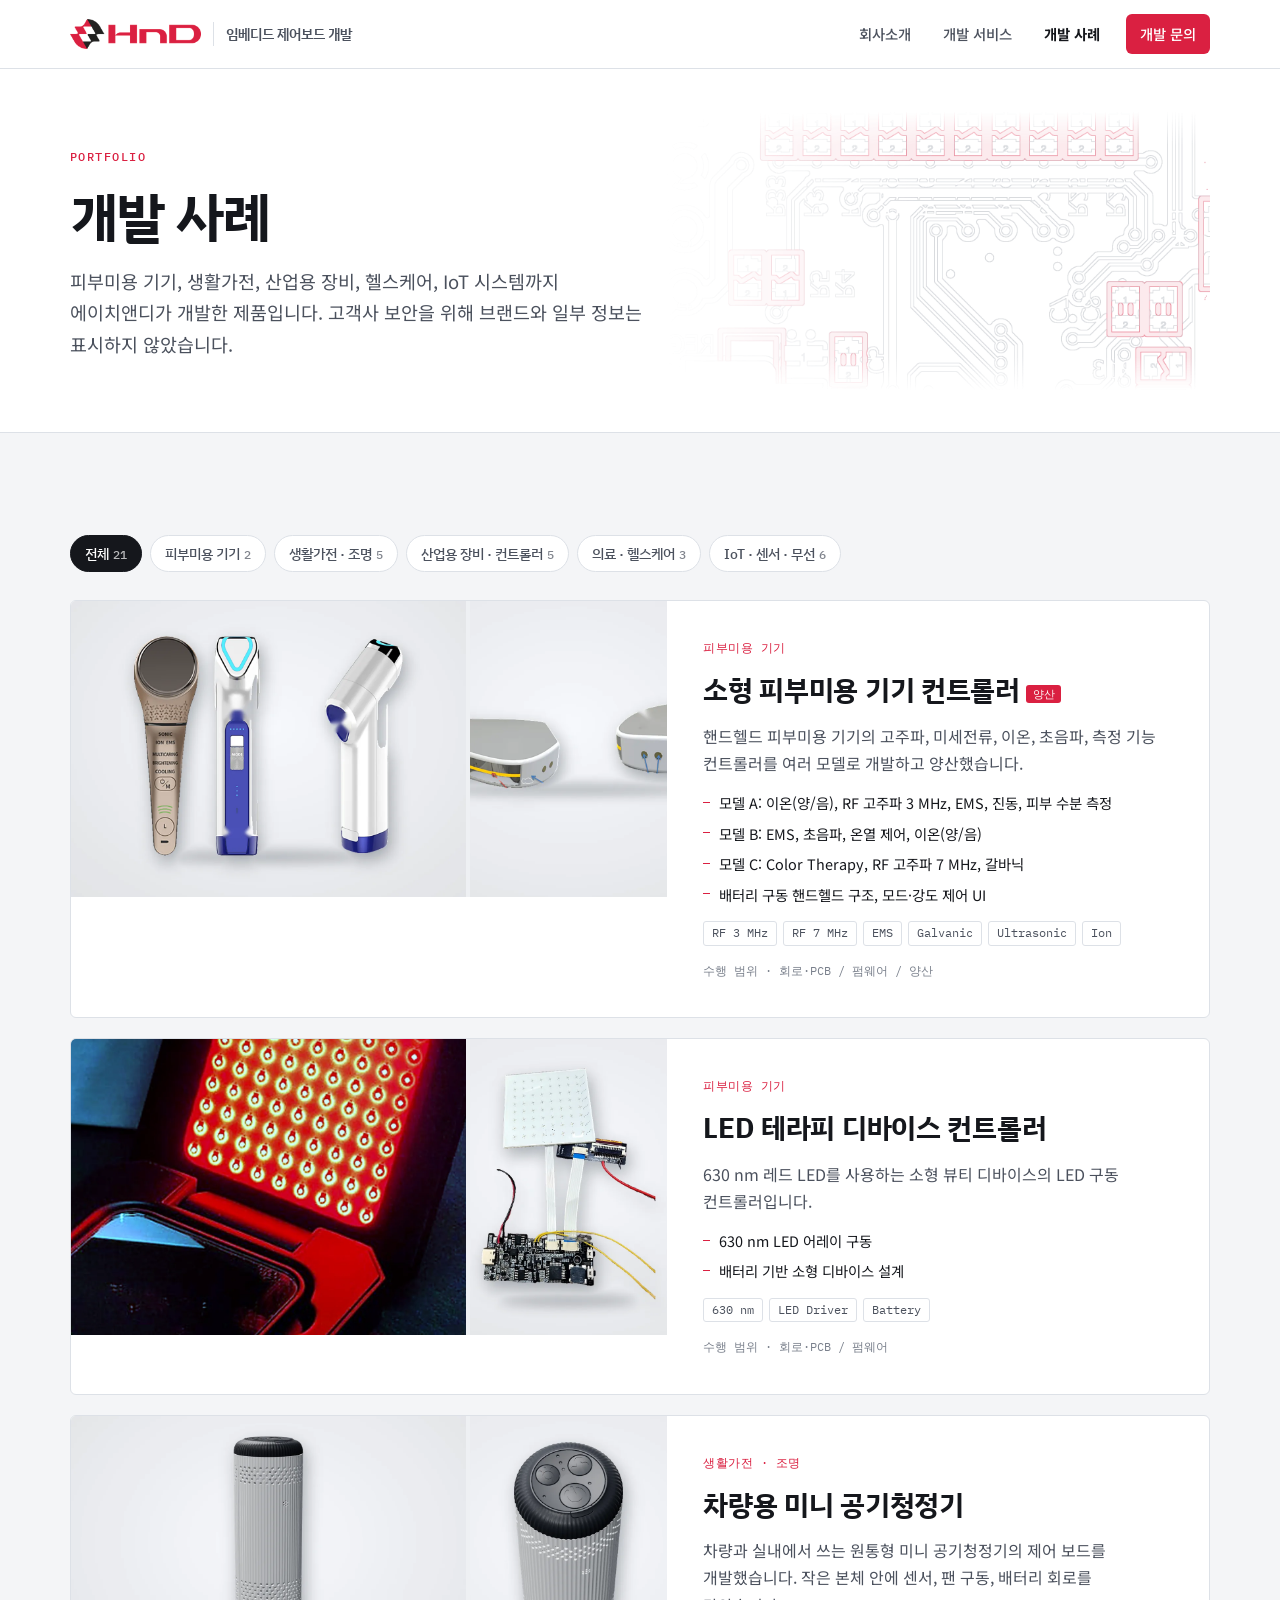
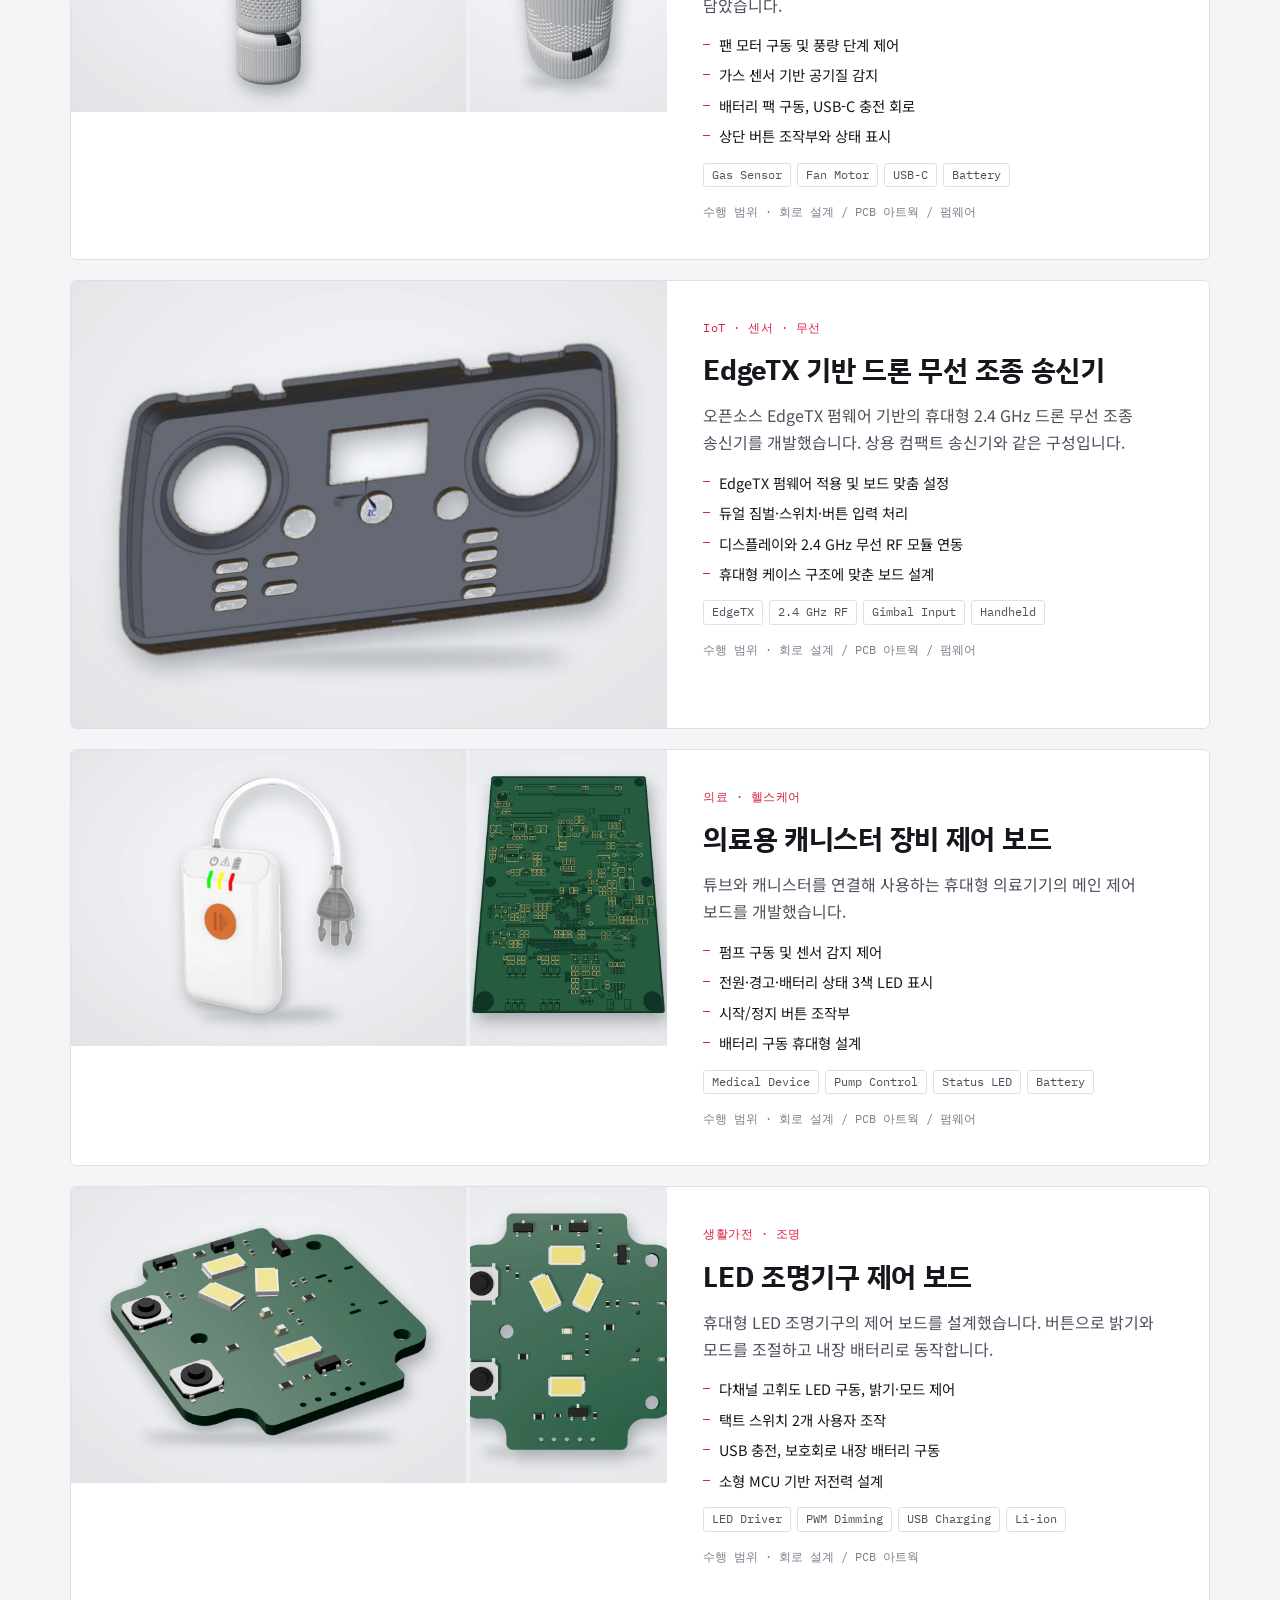
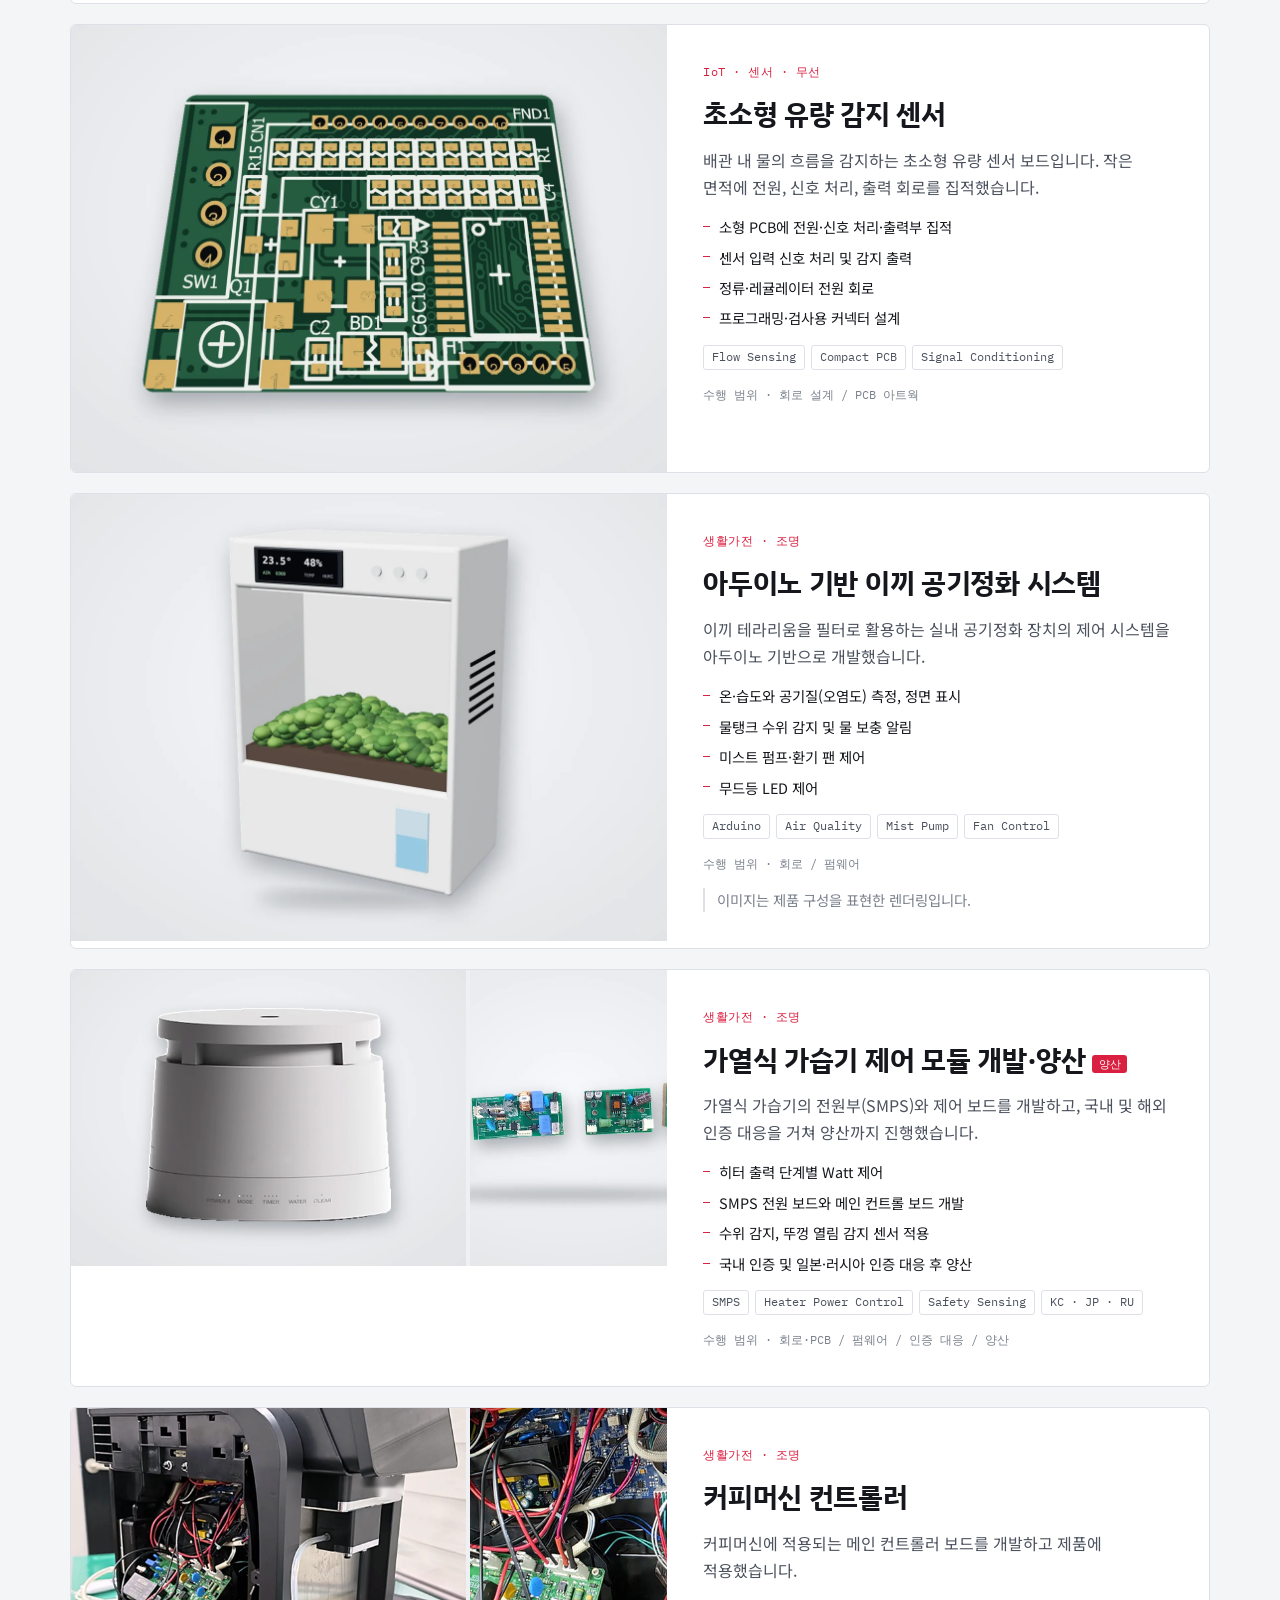
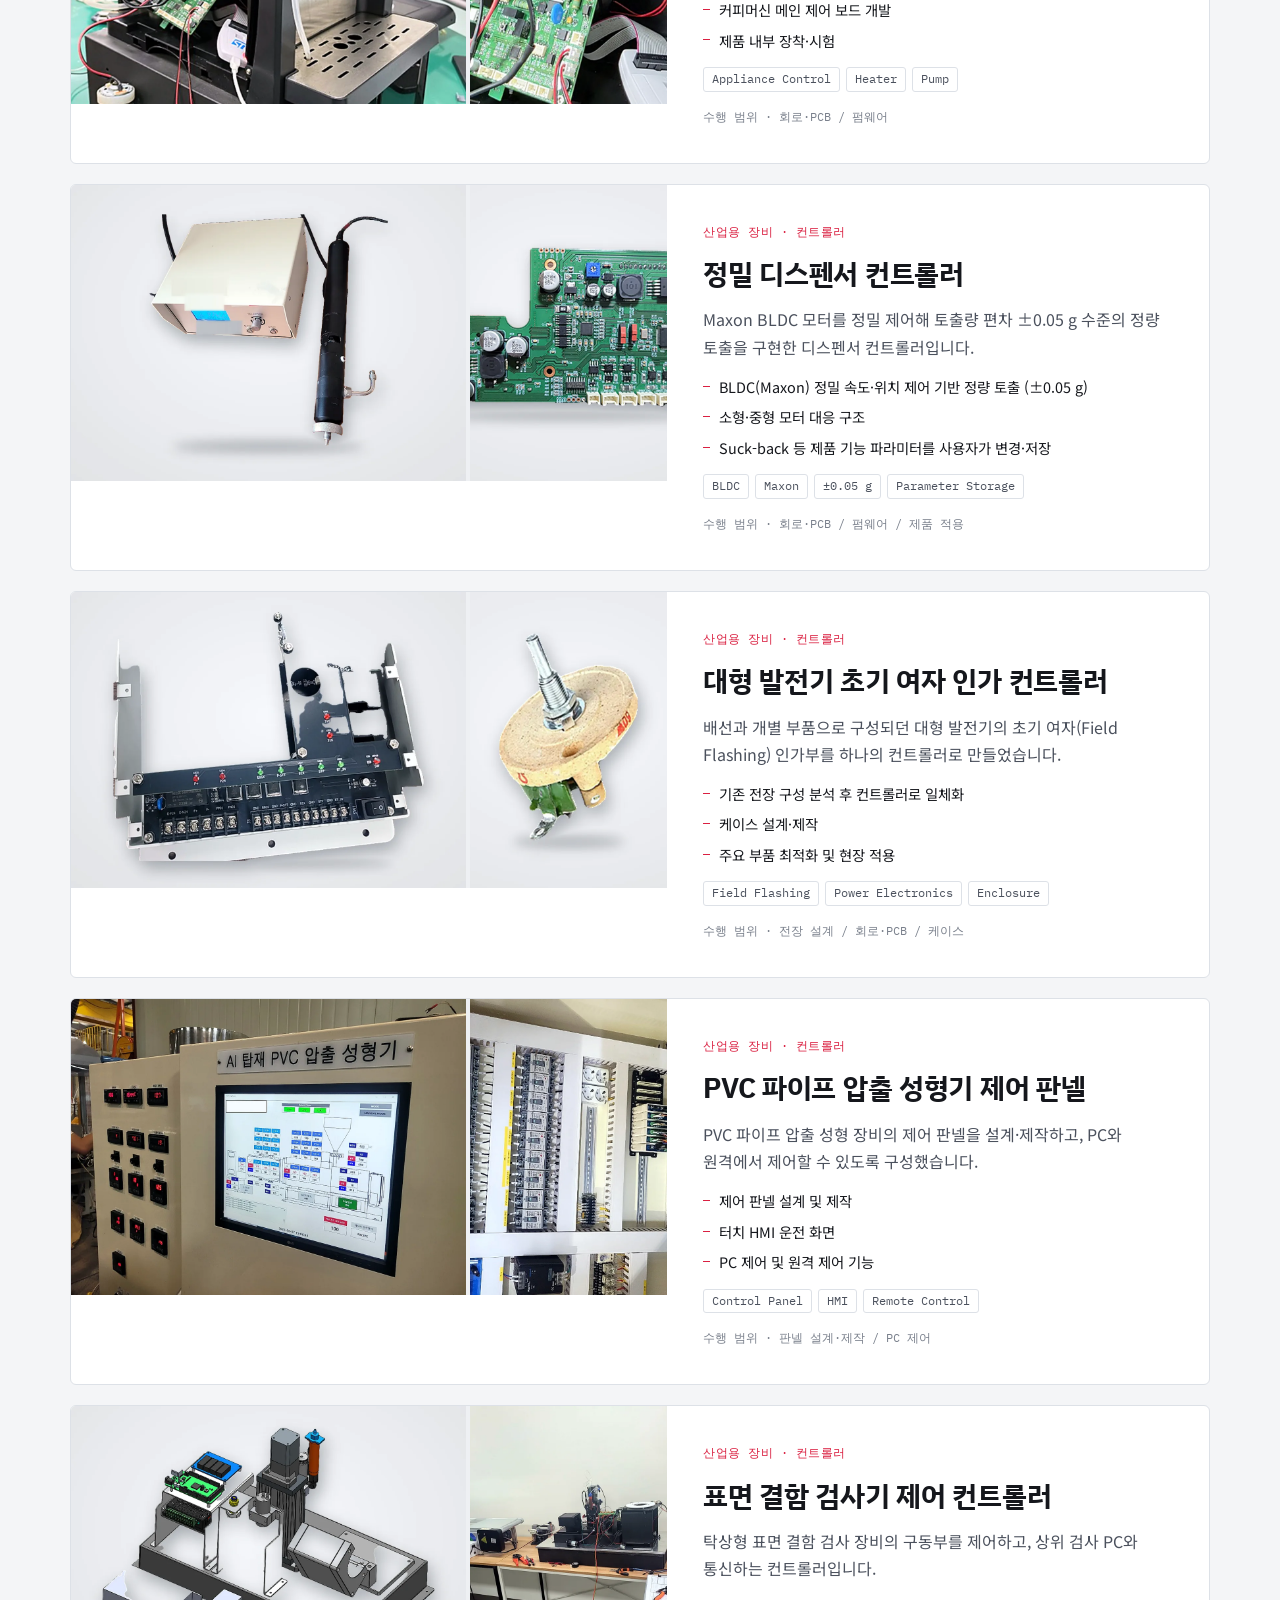
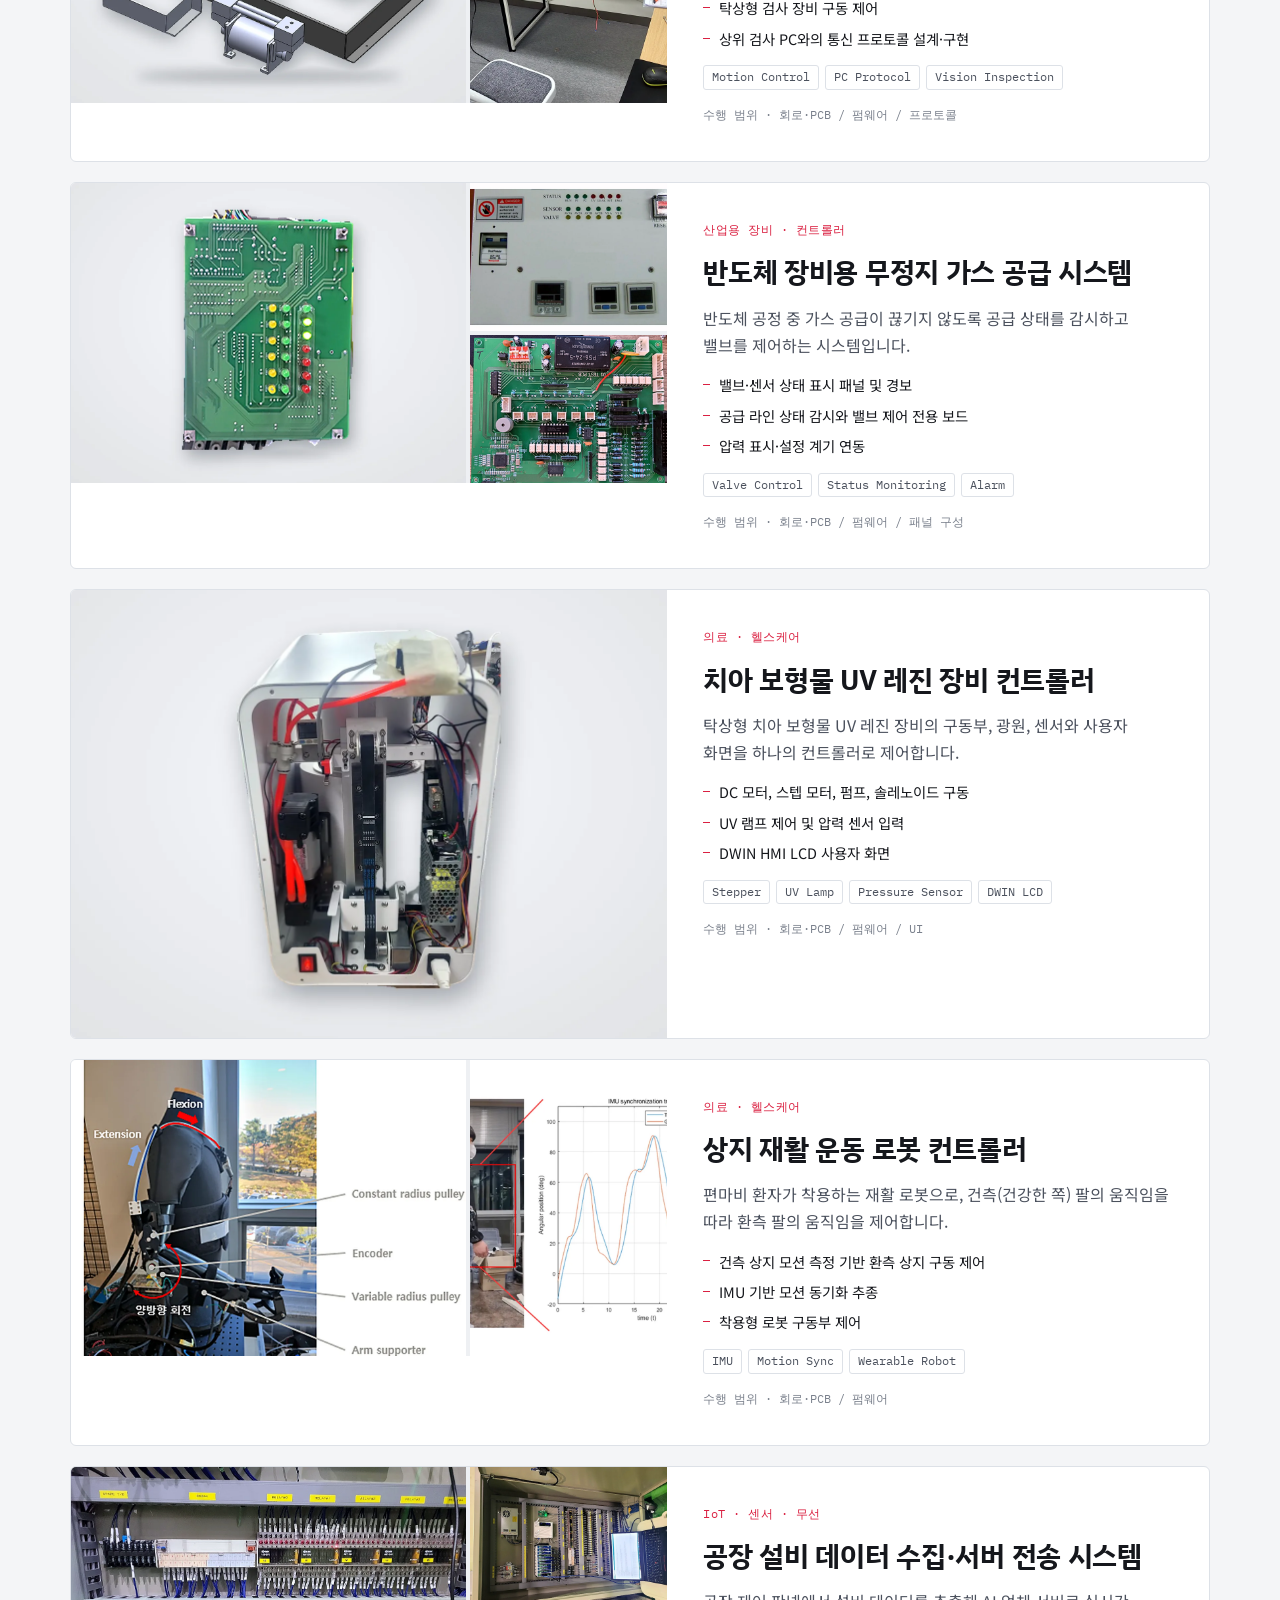
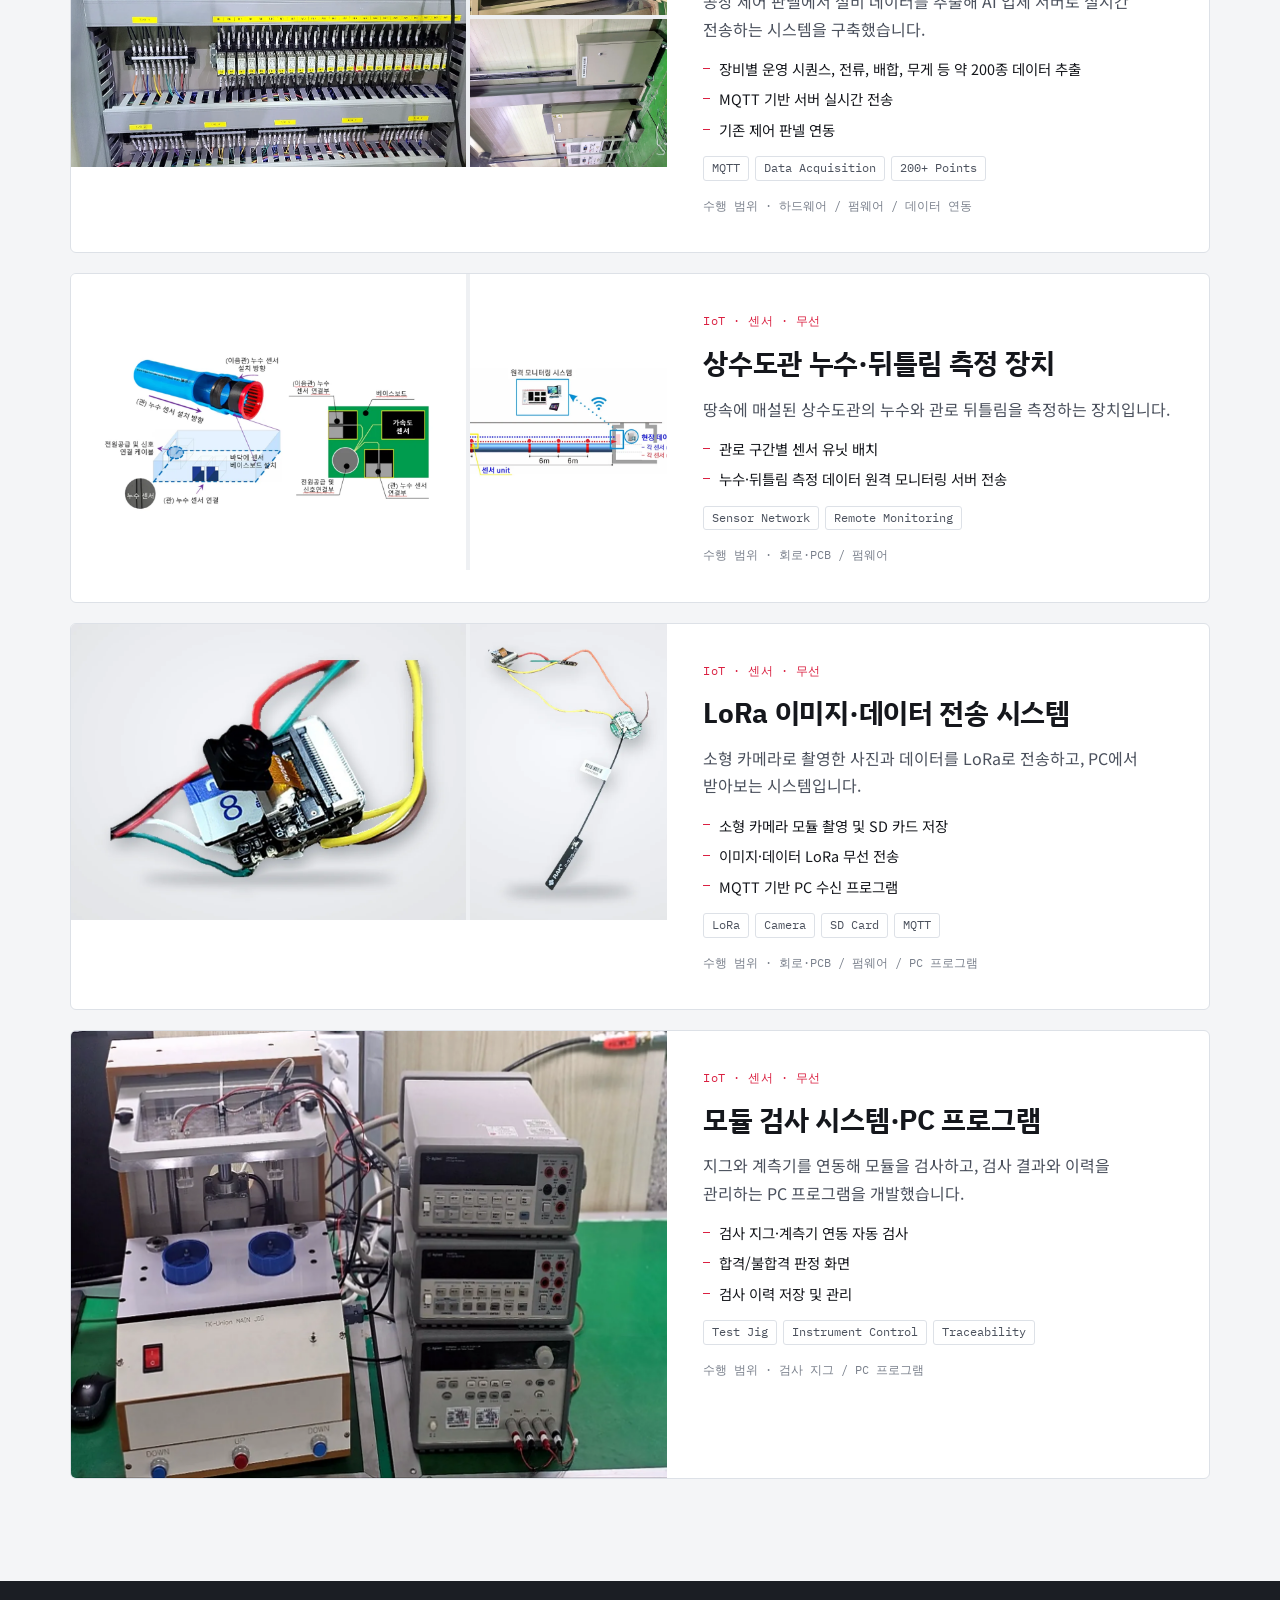
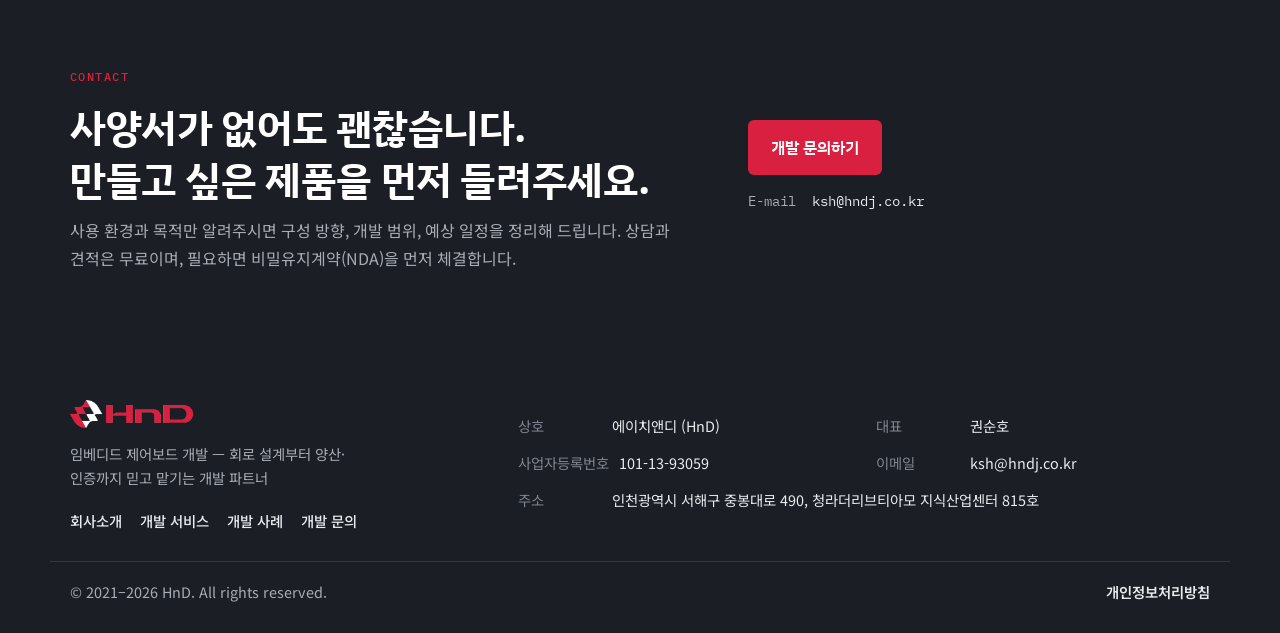
<file: portfolio.html>
<!doctype html>
<html lang="ko">
<head>
<meta charset="utf-8">
<meta name="viewport" content="width=device-width, initial-scale=1, viewport-fit=cover">
<title>개발 사례 | 에이치앤디 HnD</title>
<meta name="claude:viewport-fit-sides" content="cover">
<meta name="description" content="에이치앤디(HnD)의 개발 사례. 차량용 공기청정기, 드론 무선 송신기, 의료기기 제어 보드, 피부미용 기기, 가습기 양산, 정밀 디스펜서 등.">
<link rel="canonical" href="https://hndj.co.kr/portfolio.html">
<meta property="og:type" content="website">
<meta property="og:site_name" content="에이치앤디 HnD">
<meta property="og:title" content="개발 사례 | 에이치앤디 HnD">
<meta property="og:description" content="에이치앤디(HnD)의 개발 사례. 차량용 공기청정기, 드론 무선 송신기, 의료기기 제어 보드, 피부미용 기기, 가습기 양산, 정밀 디스펜서 등.">
<meta property="og:url" content="https://hndj.co.kr/portfolio.html">
<meta property="og:image" content="https://hndj.co.kr/images/og.png">
<meta name="theme-color" content="#FFFFFF">
<link rel="icon" href="favicon.ico" sizes="any">
<link rel="icon" type="image/png" href="favicon.png">
<link rel="apple-touch-icon" href="images/apple-touch-icon.png">
<link rel="preconnect" href="https://fonts.googleapis.com">
<link rel="preconnect" href="https://fonts.gstatic.com" crossorigin>
<link rel="stylesheet" href="https://fonts.googleapis.com/css2?family=IBM+Plex+Mono:wght@400;500;600&family=IBM+Plex+Sans+KR:wght@500;600;700&family=Noto+Sans+KR:wght@400;500;700&display=swap">
<link rel="stylesheet" href="css/style.css">

</head>
<body>
<a class="skip" href="#main">본문 바로가기</a>
<header class="site-header">
  <div class="wrap nav">
    <a class="brand" href="index.html" aria-label="에이치앤디 홈"><img src="images/logo.png" width="416" height="96" alt="HnD 에이치앤디"><span>임베디드 제어보드 개발</span></a>
    <button class="menu-toggle" type="button" aria-expanded="false" aria-controls="menu" aria-label="메뉴 열기">
      <svg viewBox="0 0 24 24" fill="none" stroke="currentColor" stroke-width="2" stroke-linecap="round"><path d="M4 7h16M4 12h16M4 17h16"/></svg>
    </button>
    <ul class="menu" id="menu"><li><a href="about.html">회사소개</a></li><li><a href="services.html">개발 서비스</a></li><li><a href="portfolio.html" aria-current="page">개발 사례</a></li><li class="menu-cta"><a href="contact.html">개발 문의</a></li></ul>
  </div>
</header>
<main id="main">

<section class="page-head head-art head-portfolio"><div class="wrap"><span class="eyebrow">Portfolio</span><h1>개발 사례</h1>
<p>피부미용 기기, 생활가전, 산업용 장비, 헬스케어, IoT 시스템까지 에이치앤디가 개발한 제품입니다. 고객사 보안을 위해 브랜드와 일부 정보는 표시하지 않았습니다.</p></div></section>
<section class="section"><div class="wrap">
  <div class="filters" role="group" aria-label="분야별 보기"><button type="button" data-cat="all" aria-pressed="true">전체<span>21</span></button><button type="button" data-cat="beauty" aria-pressed="false">피부미용 기기<span>2</span></button><button type="button" data-cat="appliance" aria-pressed="false">생활가전 · 조명<span>5</span></button><button type="button" data-cat="industrial" aria-pressed="false">산업용 장비 · 컨트롤러<span>5</span></button><button type="button" data-cat="medical" aria-pressed="false">의료 · 헬스케어<span>3</span></button><button type="button" data-cat="iot" aria-pressed="false">IoT · 센서 · 무선<span>6</span></button></div>
  <div class="cases"><article class="case" id="skin" data-cat="beauty">
  <div class="gallery" style="--n:1"><img src="images/work/skin-1.webp" width="1200" height="900" alt="소형 피부미용 기기 컨트롤러 사진 1" loading="lazy"><img src="images/work/skin-2.webp" width="1200" height="900" alt="소형 피부미용 기기 컨트롤러 사진 2" loading="lazy"></div>
  <div class="info"><span class="cat">피부미용 기기</span><h2>소형 피부미용 기기 컨트롤러<span class="badge">양산</span></h2><p class="sum">핸드헬드 피부미용 기기의 고주파, 미세전류, 이온, 초음파, 측정 기능 컨트롤러를 여러 모델로 개발하고 양산했습니다.</p>
  <ul class="pts"><li>모델 A: 이온(양/음), RF 고주파 3 MHz, EMS, 진동, 피부 수분 측정</li><li>모델 B: EMS, 초음파, 온열 제어, 이온(양/음)</li><li>모델 C: Color Therapy, RF 고주파 7 MHz, 갈바닉</li><li>배터리 구동 핸드헬드 구조, 모드·강도 제어 UI</li></ul>
  <div class="tags"><span class="tag">RF 3 MHz</span><span class="tag">RF 7 MHz</span><span class="tag">EMS</span><span class="tag">Galvanic</span><span class="tag">Ultrasonic</span><span class="tag">Ion</span></div>
  <p class="scope">수행 범위 · 회로·PCB / 펌웨어 / 양산</p></div>
</article><article class="case" id="led-therapy" data-cat="beauty">
  <div class="gallery" style="--n:1"><img src="images/work/led-therapy-1.webp" width="1200" height="900" alt="LED 테라피 디바이스 컨트롤러 사진 1" loading="lazy"><img src="images/work/led-therapy-2.webp" width="1200" height="900" alt="LED 테라피 디바이스 컨트롤러 사진 2" loading="lazy"></div>
  <div class="info"><span class="cat">피부미용 기기</span><h2>LED 테라피 디바이스 컨트롤러</h2><p class="sum">630 nm 레드 LED를 사용하는 소형 뷰티 디바이스의 LED 구동 컨트롤러입니다.</p>
  <ul class="pts"><li>630 nm LED 어레이 구동</li><li>배터리 기반 소형 디바이스 설계</li></ul>
  <div class="tags"><span class="tag">630 nm</span><span class="tag">LED Driver</span><span class="tag">Battery</span></div>
  <p class="scope">수행 범위 · 회로·PCB / 펌웨어</p></div>
</article><article class="case" id="car-purifier" data-cat="appliance">
  <div class="gallery" style="--n:1"><img src="images/work/car-purifier-1.webp" width="1200" height="900" alt="차량용 미니 공기청정기 사진 1" loading="lazy"><img src="images/work/car-purifier-2.webp" width="1200" height="900" alt="차량용 미니 공기청정기 사진 2" loading="lazy"></div>
  <div class="info"><span class="cat">생활가전 · 조명</span><h2>차량용 미니 공기청정기</h2><p class="sum">차량과 실내에서 쓰는 원통형 미니 공기청정기의 제어 보드를 개발했습니다. 작은 본체 안에 센서, 팬 구동, 배터리 회로를 담았습니다.</p>
  <ul class="pts"><li>팬 모터 구동 및 풍량 단계 제어</li><li>가스 센서 기반 공기질 감지</li><li>배터리 팩 구동, USB-C 충전 회로</li><li>상단 버튼 조작부와 상태 표시</li></ul>
  <div class="tags"><span class="tag">Gas Sensor</span><span class="tag">Fan Motor</span><span class="tag">USB-C</span><span class="tag">Battery</span></div>
  <p class="scope">수행 범위 · 회로 설계 / PCB 아트웍 / 펌웨어</p></div>
</article><article class="case" id="rc-transmitter" data-cat="iot">
  <div class="gallery one" style="--n:1"><img src="images/work/rc-transmitter-1.webp" width="1200" height="900" alt="EdgeTX 기반 드론 무선 조종 송신기 사진 1" loading="lazy"></div>
  <div class="info"><span class="cat">IoT · 센서 · 무선</span><h2>EdgeTX 기반 드론 무선 조종 송신기</h2><p class="sum">오픈소스 EdgeTX 펌웨어 기반의 휴대형 2.4 GHz 드론 무선 조종 송신기를 개발했습니다. 상용 컴팩트 송신기와 같은 구성입니다.</p>
  <ul class="pts"><li>EdgeTX 펌웨어 적용 및 보드 맞춤 설정</li><li>듀얼 짐벌·스위치·버튼 입력 처리</li><li>디스플레이와 2.4 GHz 무선 RF 모듈 연동</li><li>휴대형 케이스 구조에 맞춘 보드 설계</li></ul>
  <div class="tags"><span class="tag">EdgeTX</span><span class="tag">2.4 GHz RF</span><span class="tag">Gimbal Input</span><span class="tag">Handheld</span></div>
  <p class="scope">수행 범위 · 회로 설계 / PCB 아트웍 / 펌웨어</p></div>
</article><article class="case" id="canister" data-cat="medical">
  <div class="gallery" style="--n:1"><img src="images/work/canister-1.webp" width="1200" height="900" alt="의료용 캐니스터 장비 제어 보드 사진 1" loading="lazy"><img src="images/work/canister-2.webp" width="1200" height="900" alt="의료용 캐니스터 장비 제어 보드 사진 2" loading="lazy"></div>
  <div class="info"><span class="cat">의료 · 헬스케어</span><h2>의료용 캐니스터 장비 제어 보드</h2><p class="sum">튜브와 캐니스터를 연결해 사용하는 휴대형 의료기기의 메인 제어 보드를 개발했습니다.</p>
  <ul class="pts"><li>펌프 구동 및 센서 감지 제어</li><li>전원·경고·배터리 상태 3색 LED 표시</li><li>시작/정지 버튼 조작부</li><li>배터리 구동 휴대형 설계</li></ul>
  <div class="tags"><span class="tag">Medical Device</span><span class="tag">Pump Control</span><span class="tag">Status LED</span><span class="tag">Battery</span></div>
  <p class="scope">수행 범위 · 회로 설계 / PCB 아트웍 / 펌웨어</p></div>
</article><article class="case" id="led-light" data-cat="appliance">
  <div class="gallery" style="--n:1"><img src="images/work/led-light-1.webp" width="1200" height="900" alt="LED 조명기구 제어 보드 사진 1" loading="lazy"><img src="images/work/led-light-2.webp" width="1200" height="900" alt="LED 조명기구 제어 보드 사진 2" loading="lazy"></div>
  <div class="info"><span class="cat">생활가전 · 조명</span><h2>LED 조명기구 제어 보드</h2><p class="sum">휴대형 LED 조명기구의 제어 보드를 설계했습니다. 버튼으로 밝기와 모드를 조절하고 내장 배터리로 동작합니다.</p>
  <ul class="pts"><li>다채널 고휘도 LED 구동, 밝기·모드 제어</li><li>택트 스위치 2개 사용자 조작</li><li>USB 충전, 보호회로 내장 배터리 구동</li><li>소형 MCU 기반 저전력 설계</li></ul>
  <div class="tags"><span class="tag">LED Driver</span><span class="tag">PWM Dimming</span><span class="tag">USB Charging</span><span class="tag">Li-ion</span></div>
  <p class="scope">수행 범위 · 회로 설계 / PCB 아트웍</p></div>
</article><article class="case" id="flow-sensor" data-cat="iot">
  <div class="gallery one" style="--n:1"><img src="images/work/flow-sensor-1.webp" width="1200" height="900" alt="초소형 유량 감지 센서 사진 1" loading="lazy"></div>
  <div class="info"><span class="cat">IoT · 센서 · 무선</span><h2>초소형 유량 감지 센서</h2><p class="sum">배관 내 물의 흐름을 감지하는 초소형 유량 센서 보드입니다. 작은 면적에 전원, 신호 처리, 출력 회로를 집적했습니다.</p>
  <ul class="pts"><li>소형 PCB에 전원·신호 처리·출력부 집적</li><li>센서 입력 신호 처리 및 감지 출력</li><li>정류·레귤레이터 전원 회로</li><li>프로그래밍·검사용 커넥터 설계</li></ul>
  <div class="tags"><span class="tag">Flow Sensing</span><span class="tag">Compact PCB</span><span class="tag">Signal Conditioning</span></div>
  <p class="scope">수행 범위 · 회로 설계 / PCB 아트웍</p></div>
</article><article class="case" id="moss-purifier" data-cat="appliance">
  <div class="gallery one" style="--n:1"><img src="images/work/moss-purifier-1.webp" width="1200" height="900" alt="아두이노 기반 이끼 공기정화 시스템 사진 1" loading="lazy"></div>
  <div class="info"><span class="cat">생활가전 · 조명</span><h2>아두이노 기반 이끼 공기정화 시스템</h2><p class="sum">이끼 테라리움을 필터로 활용하는 실내 공기정화 장치의 제어 시스템을 아두이노 기반으로 개발했습니다.</p>
  <ul class="pts"><li>온·습도와 공기질(오염도) 측정, 정면 표시</li><li>물탱크 수위 감지 및 물 보충 알림</li><li>미스트 펌프·환기 팬 제어</li><li>무드등 LED 제어</li></ul>
  <div class="tags"><span class="tag">Arduino</span><span class="tag">Air Quality</span><span class="tag">Mist Pump</span><span class="tag">Fan Control</span></div>
  <p class="scope">수행 범위 · 회로 / 펌웨어</p><p class="note">이미지는 제품 구성을 표현한 렌더링입니다.</p></div>
</article><article class="case" id="humidifier" data-cat="appliance">
  <div class="gallery" style="--n:1"><img src="images/work/humidifier-1.webp" width="1200" height="900" alt="가열식 가습기 제어 모듈 개발·양산 사진 1" loading="lazy"><img src="images/work/humidifier-2.webp" width="1200" height="900" alt="가열식 가습기 제어 모듈 개발·양산 사진 2" loading="lazy"></div>
  <div class="info"><span class="cat">생활가전 · 조명</span><h2>가열식 가습기 제어 모듈 개발·양산<span class="badge">양산</span></h2><p class="sum">가열식 가습기의 전원부(SMPS)와 제어 보드를 개발하고, 국내 및 해외 인증 대응을 거쳐 양산까지 진행했습니다.</p>
  <ul class="pts"><li>히터 출력 단계별 Watt 제어</li><li>SMPS 전원 보드와 메인 컨트롤 보드 개발</li><li>수위 감지, 뚜껑 열림 감지 센서 적용</li><li>국내 인증 및 일본·러시아 인증 대응 후 양산</li></ul>
  <div class="tags"><span class="tag">SMPS</span><span class="tag">Heater Power Control</span><span class="tag">Safety Sensing</span><span class="tag">KC · JP · RU</span></div>
  <p class="scope">수행 범위 · 회로·PCB / 펌웨어 / 인증 대응 / 양산</p></div>
</article><article class="case" id="coffee" data-cat="appliance">
  <div class="gallery" style="--n:1"><img src="images/work/coffee-1.webp" width="1200" height="900" alt="커피머신 컨트롤러 사진 1" loading="lazy"><img src="images/work/coffee-2.webp" width="1200" height="900" alt="커피머신 컨트롤러 사진 2" loading="lazy"></div>
  <div class="info"><span class="cat">생활가전 · 조명</span><h2>커피머신 컨트롤러</h2><p class="sum">커피머신에 적용되는 메인 컨트롤러 보드를 개발하고 제품에 적용했습니다.</p>
  <ul class="pts"><li>커피머신 메인 제어 보드 개발</li><li>제품 내부 장착·시험</li></ul>
  <div class="tags"><span class="tag">Appliance Control</span><span class="tag">Heater</span><span class="tag">Pump</span></div>
  <p class="scope">수행 범위 · 회로·PCB / 펌웨어</p></div>
</article><article class="case" id="dispenser" data-cat="industrial">
  <div class="gallery" style="--n:1"><img src="images/work/dispenser-1.webp" width="1200" height="900" alt="정밀 디스펜서 컨트롤러 사진 1" loading="lazy"><img src="images/work/dispenser-2.webp" width="1200" height="900" alt="정밀 디스펜서 컨트롤러 사진 2" loading="lazy"></div>
  <div class="info"><span class="cat">산업용 장비 · 컨트롤러</span><h2>정밀 디스펜서 컨트롤러</h2><p class="sum">Maxon BLDC 모터를 정밀 제어해 토출량 편차 ±0.05 g 수준의 정량 토출을 구현한 디스펜서 컨트롤러입니다.</p>
  <ul class="pts"><li>BLDC(Maxon) 정밀 속도·위치 제어 기반 정량 토출 (±0.05 g)</li><li>소형·중형 모터 대응 구조</li><li>Suck-back 등 제품 기능 파라미터를 사용자가 변경·저장</li></ul>
  <div class="tags"><span class="tag">BLDC</span><span class="tag">Maxon</span><span class="tag">±0.05 g</span><span class="tag">Parameter Storage</span></div>
  <p class="scope">수행 범위 · 회로·PCB / 펌웨어 / 제품 적용</p></div>
</article><article class="case" id="generator" data-cat="industrial">
  <div class="gallery" style="--n:1"><img src="images/work/generator-1.webp" width="1200" height="900" alt="대형 발전기 초기 여자 인가 컨트롤러 사진 1" loading="lazy"><img src="images/work/generator-2.webp" width="1200" height="900" alt="대형 발전기 초기 여자 인가 컨트롤러 사진 2" loading="lazy"></div>
  <div class="info"><span class="cat">산업용 장비 · 컨트롤러</span><h2>대형 발전기 초기 여자 인가 컨트롤러</h2><p class="sum">배선과 개별 부품으로 구성되던 대형 발전기의 초기 여자(Field Flashing) 인가부를 하나의 컨트롤러로 만들었습니다.</p>
  <ul class="pts"><li>기존 전장 구성 분석 후 컨트롤러로 일체화</li><li>케이스 설계·제작</li><li>주요 부품 최적화 및 현장 적용</li></ul>
  <div class="tags"><span class="tag">Field Flashing</span><span class="tag">Power Electronics</span><span class="tag">Enclosure</span></div>
  <p class="scope">수행 범위 · 전장 설계 / 회로·PCB / 케이스</p></div>
</article><article class="case" id="extrusion" data-cat="industrial">
  <div class="gallery" style="--n:1"><img src="images/work/extrusion-1.webp" width="1200" height="900" alt="PVC 파이프 압출 성형기 제어 판넬 사진 1" loading="lazy"><img src="images/work/extrusion-2.webp" width="1200" height="900" alt="PVC 파이프 압출 성형기 제어 판넬 사진 2" loading="lazy"></div>
  <div class="info"><span class="cat">산업용 장비 · 컨트롤러</span><h2>PVC 파이프 압출 성형기 제어 판넬</h2><p class="sum">PVC 파이프 압출 성형 장비의 제어 판넬을 설계·제작하고, PC와 원격에서 제어할 수 있도록 구성했습니다.</p>
  <ul class="pts"><li>제어 판넬 설계 및 제작</li><li>터치 HMI 운전 화면</li><li>PC 제어 및 원격 제어 기능</li></ul>
  <div class="tags"><span class="tag">Control Panel</span><span class="tag">HMI</span><span class="tag">Remote Control</span></div>
  <p class="scope">수행 범위 · 판넬 설계·제작 / PC 제어</p></div>
</article><article class="case" id="surface-inspect" data-cat="industrial">
  <div class="gallery" style="--n:1"><img src="images/work/surface-inspect-1.webp" width="1200" height="900" alt="표면 결함 검사기 제어 컨트롤러 사진 1" loading="lazy"><img src="images/work/surface-inspect-2.webp" width="1200" height="900" alt="표면 결함 검사기 제어 컨트롤러 사진 2" loading="lazy"></div>
  <div class="info"><span class="cat">산업용 장비 · 컨트롤러</span><h2>표면 결함 검사기 제어 컨트롤러</h2><p class="sum">탁상형 표면 결함 검사 장비의 구동부를 제어하고, 상위 검사 PC와 통신하는 컨트롤러입니다.</p>
  <ul class="pts"><li>탁상형 검사 장비 구동 제어</li><li>상위 검사 PC와의 통신 프로토콜 설계·구현</li></ul>
  <div class="tags"><span class="tag">Motion Control</span><span class="tag">PC Protocol</span><span class="tag">Vision Inspection</span></div>
  <p class="scope">수행 범위 · 회로·PCB / 펌웨어 / 프로토콜</p></div>
</article><article class="case" id="gas-supply" data-cat="industrial">
  <div class="gallery" style="--n:2"><img src="images/work/gas-supply-1.webp" width="1200" height="900" alt="반도체 장비용 무정지 가스 공급 시스템 사진 1" loading="lazy"><img src="images/work/gas-supply-2.webp" width="1200" height="900" alt="반도체 장비용 무정지 가스 공급 시스템 사진 2" loading="lazy"><img src="images/work/gas-supply-3.webp" width="1200" height="900" alt="반도체 장비용 무정지 가스 공급 시스템 사진 3" loading="lazy"></div>
  <div class="info"><span class="cat">산업용 장비 · 컨트롤러</span><h2>반도체 장비용 무정지 가스 공급 시스템</h2><p class="sum">반도체 공정 중 가스 공급이 끊기지 않도록 공급 상태를 감시하고 밸브를 제어하는 시스템입니다.</p>
  <ul class="pts"><li>밸브·센서 상태 표시 패널 및 경보</li><li>공급 라인 상태 감시와 밸브 제어 전용 보드</li><li>압력 표시·설정 계기 연동</li></ul>
  <div class="tags"><span class="tag">Valve Control</span><span class="tag">Status Monitoring</span><span class="tag">Alarm</span></div>
  <p class="scope">수행 범위 · 회로·PCB / 펌웨어 / 패널 구성</p></div>
</article><article class="case" id="dental-uv" data-cat="medical">
  <div class="gallery one" style="--n:1"><img src="images/work/dental-uv-1.webp" width="1200" height="900" alt="치아 보형물 UV 레진 장비 컨트롤러 사진 1" loading="lazy"></div>
  <div class="info"><span class="cat">의료 · 헬스케어</span><h2>치아 보형물 UV 레진 장비 컨트롤러</h2><p class="sum">탁상형 치아 보형물 UV 레진 장비의 구동부, 광원, 센서와 사용자 화면을 하나의 컨트롤러로 제어합니다.</p>
  <ul class="pts"><li>DC 모터, 스텝 모터, 펌프, 솔레노이드 구동</li><li>UV 램프 제어 및 압력 센서 입력</li><li>DWIN HMI LCD 사용자 화면</li></ul>
  <div class="tags"><span class="tag">Stepper</span><span class="tag">UV Lamp</span><span class="tag">Pressure Sensor</span><span class="tag">DWIN LCD</span></div>
  <p class="scope">수행 범위 · 회로·PCB / 펌웨어 / UI</p></div>
</article><article class="case" id="rehab" data-cat="medical">
  <div class="gallery" style="--n:1"><img src="images/work/rehab-1.webp" width="1200" height="900" alt="상지 재활 운동 로봇 컨트롤러 사진 1" loading="lazy"><img src="images/work/rehab-2.webp" width="1200" height="900" alt="상지 재활 운동 로봇 컨트롤러 사진 2" loading="lazy"></div>
  <div class="info"><span class="cat">의료 · 헬스케어</span><h2>상지 재활 운동 로봇 컨트롤러</h2><p class="sum">편마비 환자가 착용하는 재활 로봇으로, 건측(건강한 쪽) 팔의 움직임을 따라 환측 팔의 움직임을 제어합니다.</p>
  <ul class="pts"><li>건측 상지 모션 측정 기반 환측 상지 구동 제어</li><li>IMU 기반 모션 동기화 추종</li><li>착용형 로봇 구동부 제어</li></ul>
  <div class="tags"><span class="tag">IMU</span><span class="tag">Motion Sync</span><span class="tag">Wearable Robot</span></div>
  <p class="scope">수행 범위 · 회로·PCB / 펌웨어</p></div>
</article><article class="case" id="factory-data" data-cat="iot">
  <div class="gallery" style="--n:2"><img src="images/work/factory-data-1.webp" width="1200" height="900" alt="공장 설비 데이터 수집·서버 전송 시스템 사진 1" loading="lazy"><img src="images/work/factory-data-2.webp" width="1200" height="900" alt="공장 설비 데이터 수집·서버 전송 시스템 사진 2" loading="lazy"><img src="images/work/factory-data-3.webp" width="1200" height="900" alt="공장 설비 데이터 수집·서버 전송 시스템 사진 3" loading="lazy"></div>
  <div class="info"><span class="cat">IoT · 센서 · 무선</span><h2>공장 설비 데이터 수집·서버 전송 시스템</h2><p class="sum">공장 제어 판넬에서 설비 데이터를 추출해 AI 업체 서버로 실시간 전송하는 시스템을 구축했습니다.</p>
  <ul class="pts"><li>장비별 운영 시퀀스, 전류, 배합, 무게 등 약 200종 데이터 추출</li><li>MQTT 기반 서버 실시간 전송</li><li>기존 제어 판넬 연동</li></ul>
  <div class="tags"><span class="tag">MQTT</span><span class="tag">Data Acquisition</span><span class="tag">200+ Points</span></div>
  <p class="scope">수행 범위 · 하드웨어 / 펌웨어 / 데이터 연동</p></div>
</article><article class="case" id="pipe-leak" data-cat="iot">
  <div class="gallery" style="--n:1"><img src="images/work/pipe-leak-1.webp" width="1200" height="900" alt="상수도관 누수·뒤틀림 측정 장치 사진 1" loading="lazy"><img src="images/work/pipe-leak-2.webp" width="1200" height="900" alt="상수도관 누수·뒤틀림 측정 장치 사진 2" loading="lazy"></div>
  <div class="info"><span class="cat">IoT · 센서 · 무선</span><h2>상수도관 누수·뒤틀림 측정 장치</h2><p class="sum">땅속에 매설된 상수도관의 누수와 관로 뒤틀림을 측정하는 장치입니다.</p>
  <ul class="pts"><li>관로 구간별 센서 유닛 배치</li><li>누수·뒤틀림 측정 데이터 원격 모니터링 서버 전송</li></ul>
  <div class="tags"><span class="tag">Sensor Network</span><span class="tag">Remote Monitoring</span></div>
  <p class="scope">수행 범위 · 회로·PCB / 펌웨어</p></div>
</article><article class="case" id="lora" data-cat="iot">
  <div class="gallery" style="--n:1"><img src="images/work/lora-1.webp" width="1200" height="900" alt="LoRa 이미지·데이터 전송 시스템 사진 1" loading="lazy"><img src="images/work/lora-2.webp" width="1200" height="900" alt="LoRa 이미지·데이터 전송 시스템 사진 2" loading="lazy"></div>
  <div class="info"><span class="cat">IoT · 센서 · 무선</span><h2>LoRa 이미지·데이터 전송 시스템</h2><p class="sum">소형 카메라로 촬영한 사진과 데이터를 LoRa로 전송하고, PC에서 받아보는 시스템입니다.</p>
  <ul class="pts"><li>소형 카메라 모듈 촬영 및 SD 카드 저장</li><li>이미지·데이터 LoRa 무선 전송</li><li>MQTT 기반 PC 수신 프로그램</li></ul>
  <div class="tags"><span class="tag">LoRa</span><span class="tag">Camera</span><span class="tag">SD Card</span><span class="tag">MQTT</span></div>
  <p class="scope">수행 범위 · 회로·PCB / 펌웨어 / PC 프로그램</p></div>
</article><article class="case" id="module-test" data-cat="iot">
  <div class="gallery one" style="--n:1"><img src="images/work/module-test-1.webp" width="1200" height="900" alt="모듈 검사 시스템·PC 프로그램 사진 1" loading="lazy"></div>
  <div class="info"><span class="cat">IoT · 센서 · 무선</span><h2>모듈 검사 시스템·PC 프로그램</h2><p class="sum">지그와 계측기를 연동해 모듈을 검사하고, 검사 결과와 이력을 관리하는 PC 프로그램을 개발했습니다.</p>
  <ul class="pts"><li>검사 지그·계측기 연동 자동 검사</li><li>합격/불합격 판정 화면</li><li>검사 이력 저장 및 관리</li></ul>
  <div class="tags"><span class="tag">Test Jig</span><span class="tag">Instrument Control</span><span class="tag">Traceability</span></div>
  <p class="scope">수행 범위 · 검사 지그 / PC 프로그램</p></div>
</article></div>
</div></section>
<section class="cta-band">
  <div class="wrap cta-inner">
    <div>
      <span class="eyebrow">Contact</span>
      <h2>사양서가 없어도 괜찮습니다.<br>만들고 싶은 제품을 먼저 들려주세요.</h2>
      <p>사용 환경과 목적만 알려주시면 구성 방향, 개발 범위, 예상 일정을 정리해 드립니다. 상담과 견적은 무료이며, 필요하면 비밀유지계약(NDA)을 먼저 체결합니다.</p>
    </div>
    <div class="cta-contact">
      <a class="btn btn-primary" href="contact.html">개발 문의하기</a>
      <div class="line"><span>E-mail</span>ksh@hndj.co.kr</div>
    </div>
  </div>
</section>
</main>
<footer class="site-footer">
  <div class="wrap foot-grid">
    <div>
      <img src="images/logo_white.png" width="416" height="96" alt="HnD 에이치앤디">
      <p class="tagline">임베디드 제어보드 개발 — 회로 설계부터 양산·인증까지 믿고 맡기는 개발 파트너</p>
      <nav class="foot-nav" aria-label="하단 메뉴"><a href="about.html">회사소개</a><a href="services.html">개발 서비스</a><a href="portfolio.html">개발 사례</a><a href="contact.html">개발 문의</a></nav>
    </div>
    <dl class="foot-info">
      <div><dt>상호</dt><dd>에이치앤디 (HnD)</dd></div>
      <div><dt>대표</dt><dd>권순호</dd></div>
      <div><dt>사업자등록번호</dt><dd>101-13-93059</dd></div>
      <div><dt>이메일</dt><dd>ksh@hndj.co.kr</dd></div>
      <div style="grid-column:1/-1"><dt>주소</dt><dd>인천광역시 서해구 중봉대로 490, 청라더리브티아모 지식산업센터 815호</dd></div>
    </dl>
  </div>
  <div class="wrap foot-bottom">
    <span>© 2021–2026 HnD. All rights reserved.</span>
    <a href="privacy.html">개인정보처리방침</a>
  </div>
</footer>
<script src="js/main.js"></script>
</body>
</html>
</file>
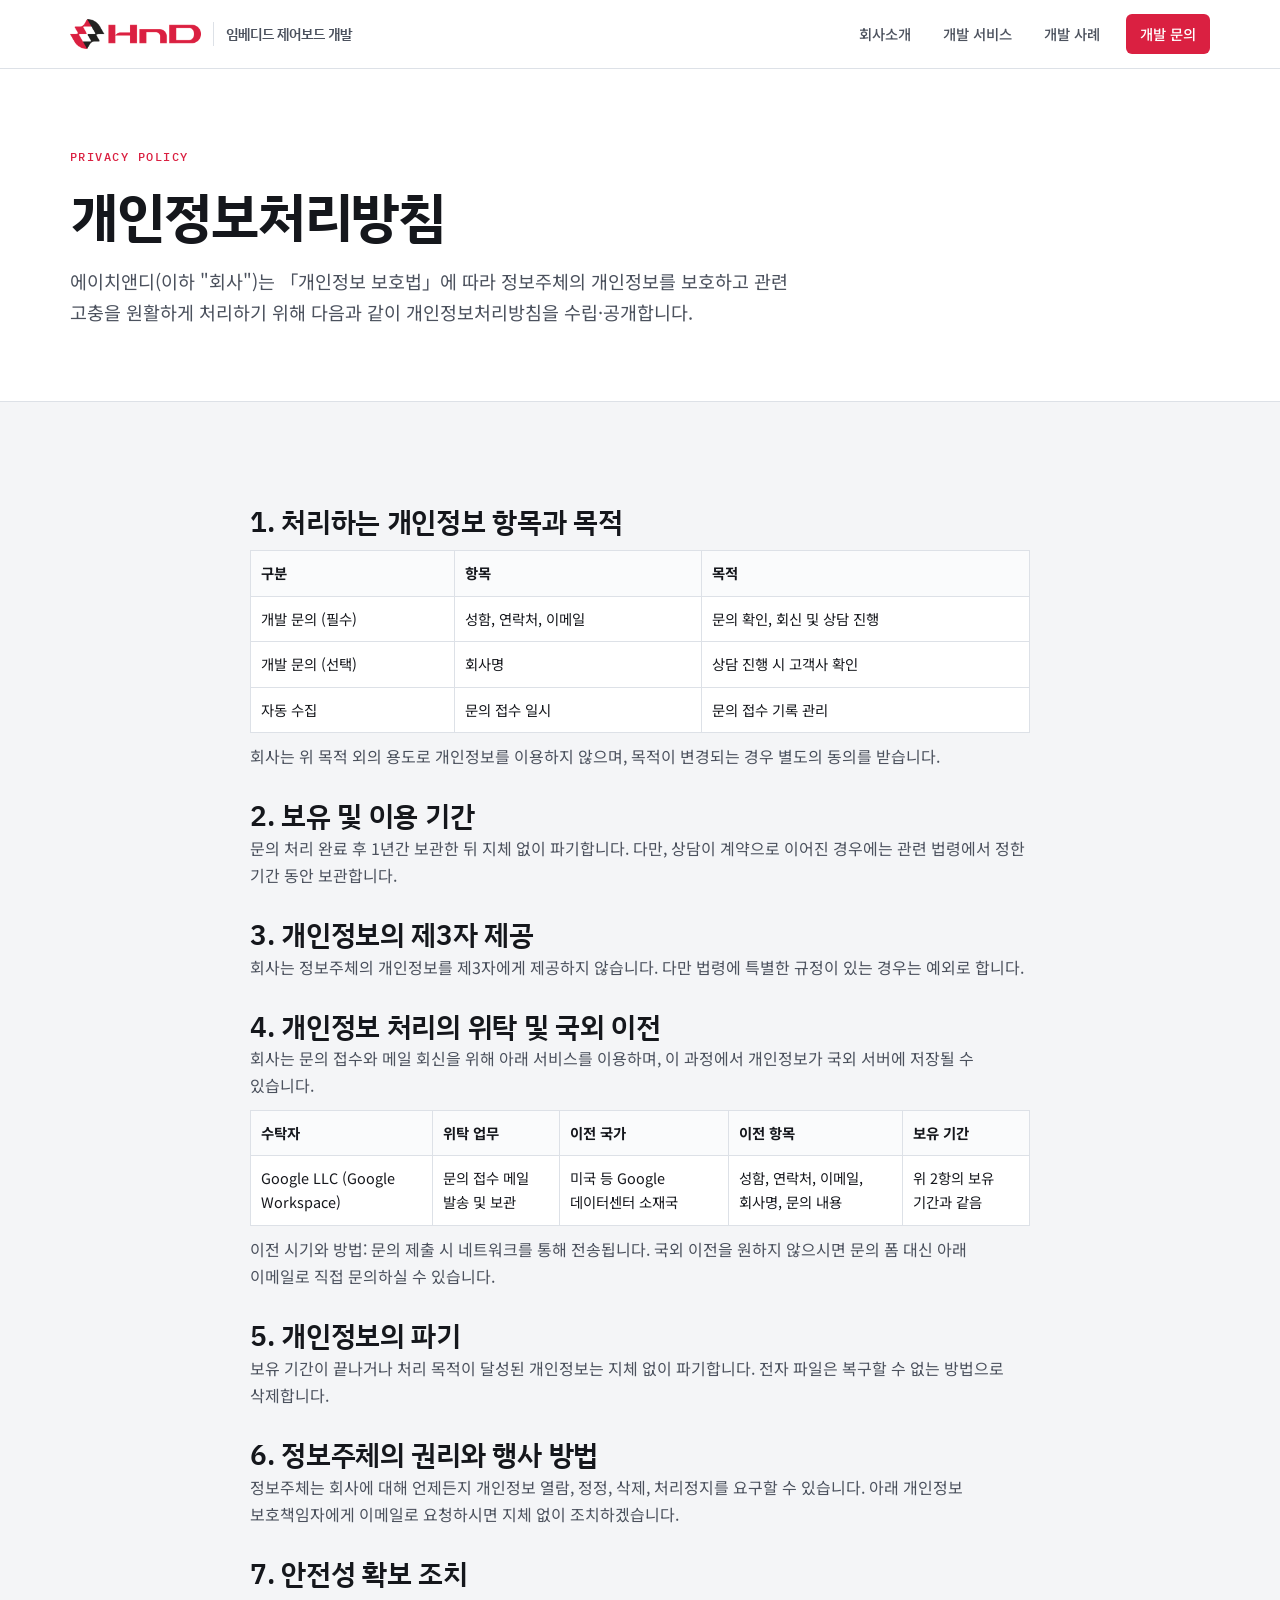
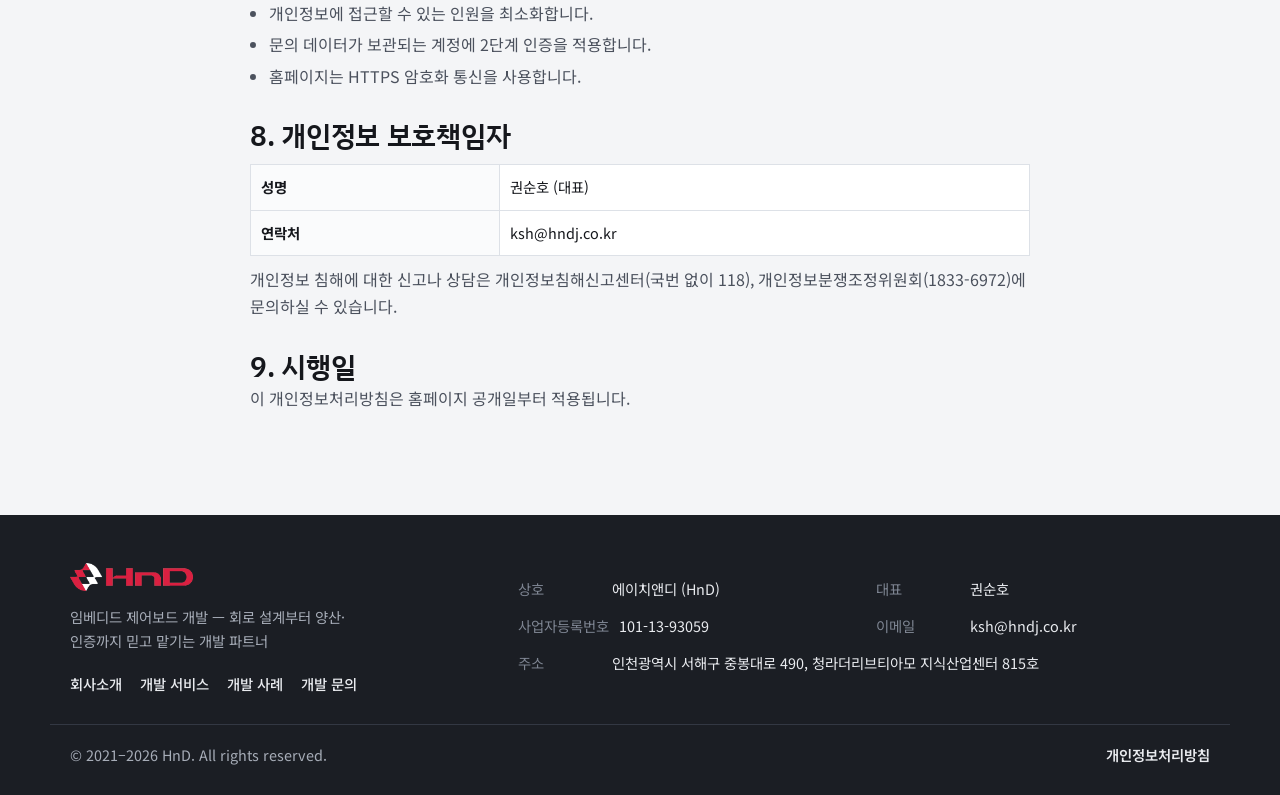
<file: privacy.html>
<!doctype html>
<html lang="ko">
<head>
<meta charset="utf-8">
<meta name="viewport" content="width=device-width, initial-scale=1, viewport-fit=cover">
<title>개인정보처리방침 | 에이치앤디 HnD</title>
<meta name="claude:viewport-fit-sides" content="cover">
<meta name="description" content="에이치앤디(HnD) 홈페이지 개인정보처리방침.">
<link rel="canonical" href="https://hndj.co.kr/privacy.html">
<meta property="og:type" content="website">
<meta property="og:site_name" content="에이치앤디 HnD">
<meta property="og:title" content="개인정보처리방침 | 에이치앤디 HnD">
<meta property="og:description" content="에이치앤디(HnD) 홈페이지 개인정보처리방침.">
<meta property="og:url" content="https://hndj.co.kr/privacy.html">
<meta property="og:image" content="https://hndj.co.kr/images/og.png">
<meta name="theme-color" content="#FFFFFF">
<link rel="icon" href="favicon.ico" sizes="any">
<link rel="icon" type="image/png" href="favicon.png">
<link rel="apple-touch-icon" href="images/apple-touch-icon.png">
<link rel="preconnect" href="https://fonts.googleapis.com">
<link rel="preconnect" href="https://fonts.gstatic.com" crossorigin>
<link rel="stylesheet" href="https://fonts.googleapis.com/css2?family=IBM+Plex+Mono:wght@400;500;600&family=IBM+Plex+Sans+KR:wght@500;600;700&family=Noto+Sans+KR:wght@400;500;700&display=swap">
<link rel="stylesheet" href="css/style.css">

</head>
<body>
<a class="skip" href="#main">본문 바로가기</a>
<header class="site-header">
  <div class="wrap nav">
    <a class="brand" href="index.html" aria-label="에이치앤디 홈"><img src="images/logo.png" width="416" height="96" alt="HnD 에이치앤디"><span>임베디드 제어보드 개발</span></a>
    <button class="menu-toggle" type="button" aria-expanded="false" aria-controls="menu" aria-label="메뉴 열기">
      <svg viewBox="0 0 24 24" fill="none" stroke="currentColor" stroke-width="2" stroke-linecap="round"><path d="M4 7h16M4 12h16M4 17h16"/></svg>
    </button>
    <ul class="menu" id="menu"><li><a href="about.html">회사소개</a></li><li><a href="services.html">개발 서비스</a></li><li><a href="portfolio.html">개발 사례</a></li><li class="menu-cta"><a href="contact.html">개발 문의</a></li></ul>
  </div>
</header>
<main id="main">

<section class="page-head"><div class="wrap"><span class="eyebrow">Privacy Policy</span><h1>개인정보처리방침</h1>
<p>에이치앤디(이하 "회사")는 「개인정보 보호법」에 따라 정보주체의 개인정보를 보호하고 관련 고충을 원활하게 처리하기 위해 다음과 같이 개인정보처리방침을 수립·공개합니다.</p></div></section>
<section class="section"><div class="wrap legal">
  <div><h2>1. 처리하는 개인정보 항목과 목적</h2>
  <div class="tbl-scroll"><table><tr><th>구분</th><th>항목</th><th>목적</th></tr>
  <tr><td>개발 문의 (필수)</td><td>성함, 연락처, 이메일</td><td>문의 확인, 회신 및 상담 진행</td></tr>
  <tr><td>개발 문의 (선택)</td><td>회사명</td><td>상담 진행 시 고객사 확인</td></tr>
  <tr><td>자동 수집</td><td>문의 접수 일시</td><td>문의 접수 기록 관리</td></tr></table></div>
  <p style="margin-top:10px">회사는 위 목적 외의 용도로 개인정보를 이용하지 않으며, 목적이 변경되는 경우 별도의 동의를 받습니다.</p></div>

  <div><h2>2. 보유 및 이용 기간</h2><p>문의 처리 완료 후 1년간 보관한 뒤 지체 없이 파기합니다. 다만, 상담이 계약으로 이어진 경우에는 관련 법령에서 정한 기간 동안 보관합니다.</p></div>

  <div><h2>3. 개인정보의 제3자 제공</h2><p>회사는 정보주체의 개인정보를 제3자에게 제공하지 않습니다. 다만 법령에 특별한 규정이 있는 경우는 예외로 합니다.</p></div>

  <div><h2>4. 개인정보 처리의 위탁 및 국외 이전</h2>
  <p>회사는 문의 접수와 메일 회신을 위해 아래 서비스를 이용하며, 이 과정에서 개인정보가 국외 서버에 저장될 수 있습니다.</p>
  <div class="tbl-scroll"><table><tr><th>수탁자</th><th>위탁 업무</th><th>이전 국가</th><th>이전 항목</th><th>보유 기간</th></tr>
  <tr><td>Google LLC (Google Workspace)</td><td>문의 접수 메일 발송 및 보관</td><td>미국 등 Google 데이터센터 소재국</td><td>성함, 연락처, 이메일, 회사명, 문의 내용</td><td>위 2항의 보유 기간과 같음</td></tr></table></div>
  <p style="margin-top:10px">이전 시기와 방법: 문의 제출 시 네트워크를 통해 전송됩니다. 국외 이전을 원하지 않으시면 문의 폼 대신 아래 이메일로 직접 문의하실 수 있습니다.</p></div>

  <div><h2>5. 개인정보의 파기</h2><p>보유 기간이 끝나거나 처리 목적이 달성된 개인정보는 지체 없이 파기합니다. 전자 파일은 복구할 수 없는 방법으로 삭제합니다.</p></div>

  <div><h2>6. 정보주체의 권리와 행사 방법</h2><p>정보주체는 회사에 대해 언제든지 개인정보 열람, 정정, 삭제, 처리정지를 요구할 수 있습니다. 아래 개인정보 보호책임자에게 이메일로 요청하시면 지체 없이 조치하겠습니다.</p></div>

  <div><h2>7. 안전성 확보 조치</h2><ul><li>개인정보에 접근할 수 있는 인원을 최소화합니다.</li><li>문의 데이터가 보관되는 계정에 2단계 인증을 적용합니다.</li><li>홈페이지는 HTTPS 암호화 통신을 사용합니다.</li></ul></div>

  <div><h2>8. 개인정보 보호책임자</h2>
  <div class="tbl-scroll"><table><tr><th>성명</th><td>권순호 (대표)</td></tr><tr><th>연락처</th><td>ksh@hndj.co.kr</td></tr></table></div>
  <p style="margin-top:10px">개인정보 침해에 대한 신고나 상담은 개인정보침해신고센터(국번 없이 118), 개인정보분쟁조정위원회(1833-6972)에 문의하실 수 있습니다.</p></div>

  <div><h2>9. 시행일</h2><p>이 개인정보처리방침은 홈페이지 공개일부터 적용됩니다.</p></div>
</div></section>
</main>
<footer class="site-footer">
  <div class="wrap foot-grid">
    <div>
      <img src="images/logo_white.png" width="416" height="96" alt="HnD 에이치앤디">
      <p class="tagline">임베디드 제어보드 개발 — 회로 설계부터 양산·인증까지 믿고 맡기는 개발 파트너</p>
      <nav class="foot-nav" aria-label="하단 메뉴"><a href="about.html">회사소개</a><a href="services.html">개발 서비스</a><a href="portfolio.html">개발 사례</a><a href="contact.html">개발 문의</a></nav>
    </div>
    <dl class="foot-info">
      <div><dt>상호</dt><dd>에이치앤디 (HnD)</dd></div>
      <div><dt>대표</dt><dd>권순호</dd></div>
      <div><dt>사업자등록번호</dt><dd>101-13-93059</dd></div>
      <div><dt>이메일</dt><dd>ksh@hndj.co.kr</dd></div>
      <div style="grid-column:1/-1"><dt>주소</dt><dd>인천광역시 서해구 중봉대로 490, 청라더리브티아모 지식산업센터 815호</dd></div>
    </dl>
  </div>
  <div class="wrap foot-bottom">
    <span>© 2021–2026 HnD. All rights reserved.</span>
    <a href="privacy.html">개인정보처리방침</a>
  </div>
</footer>
<script src="js/main.js"></script>
</body>
</html>
</file>
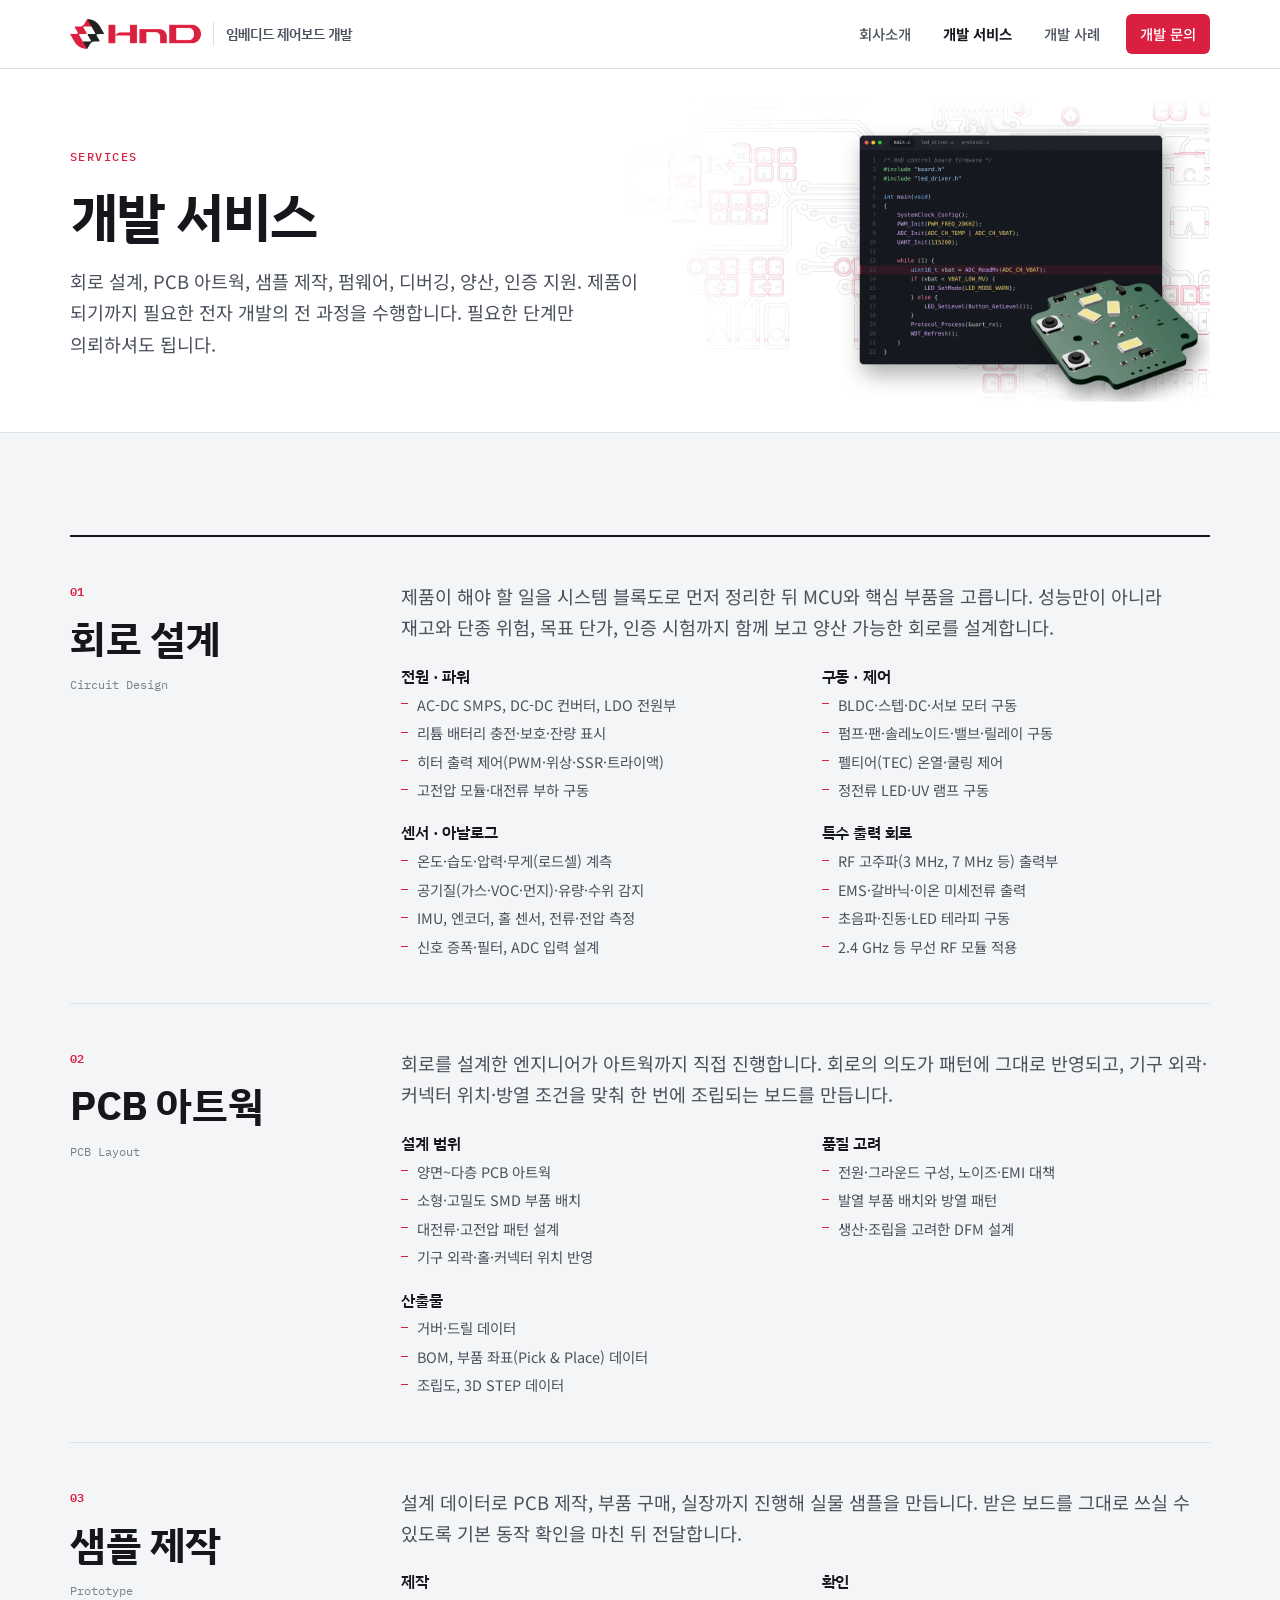
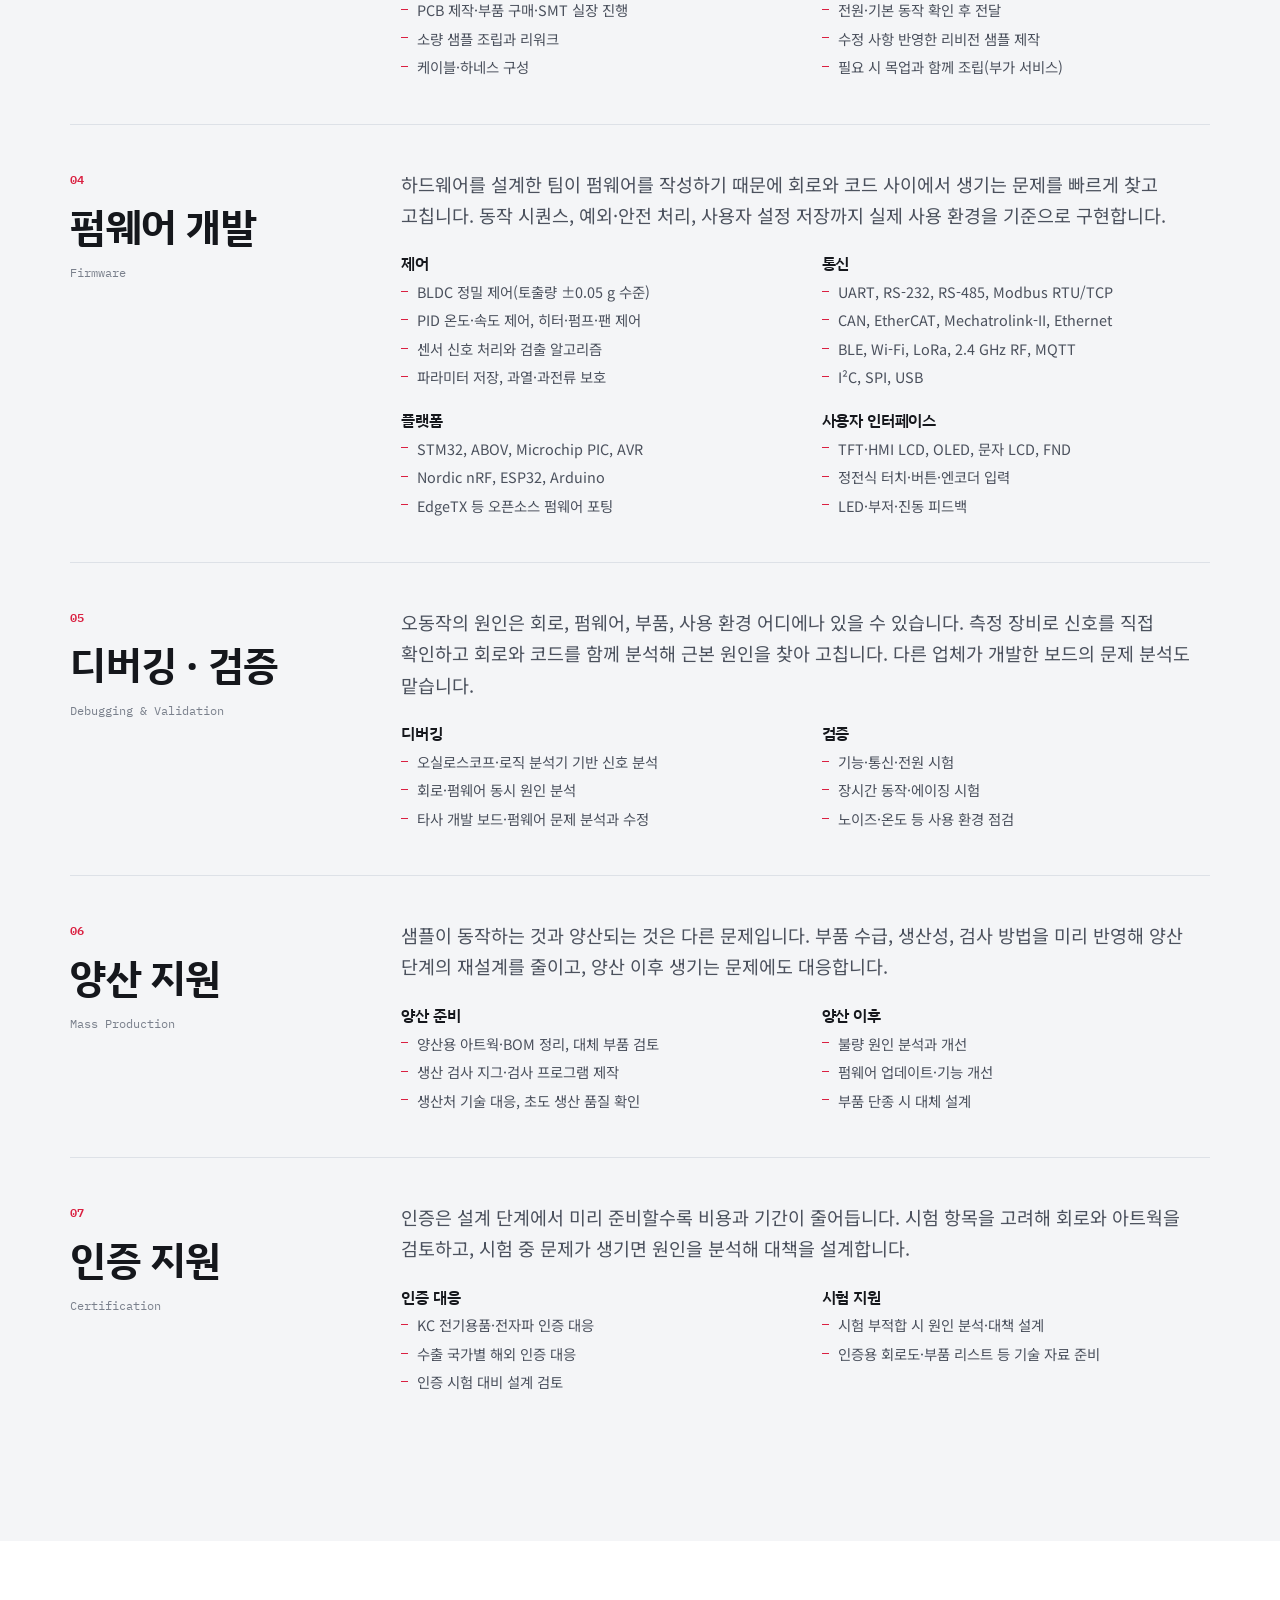
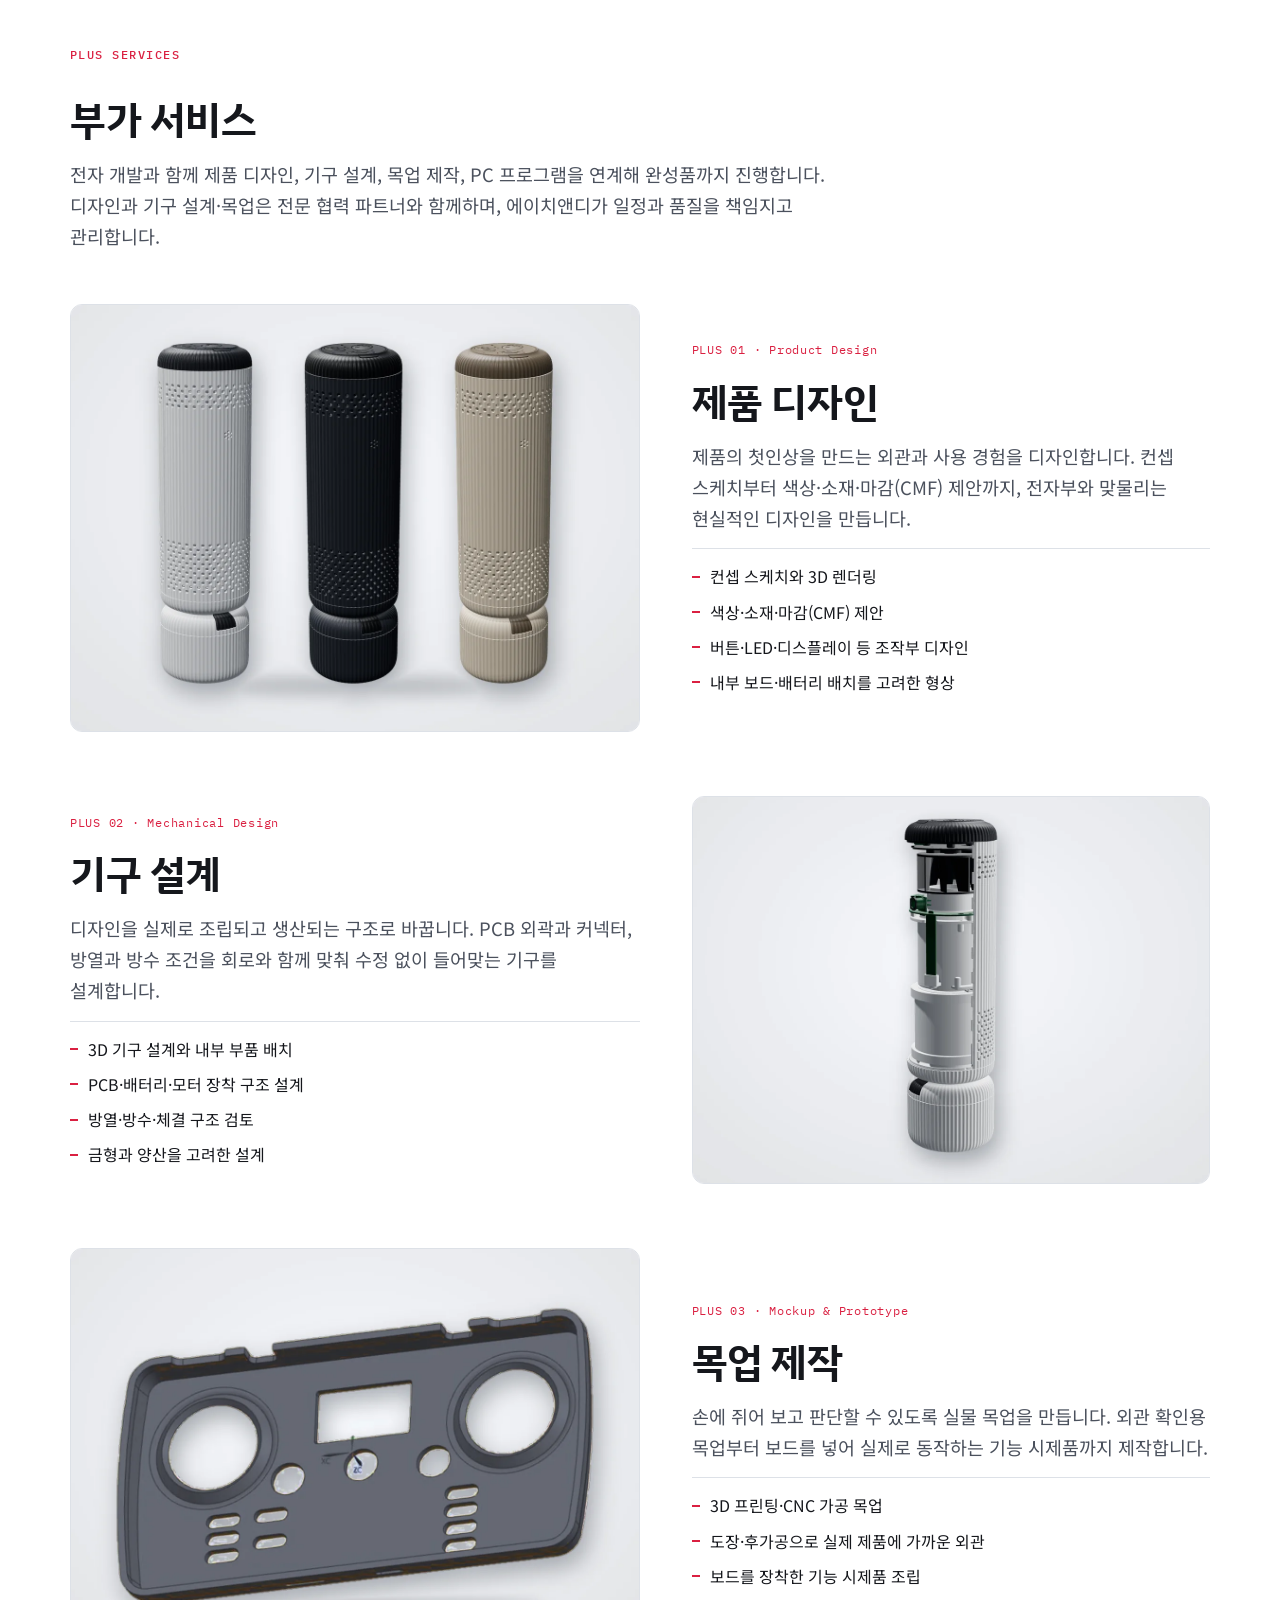
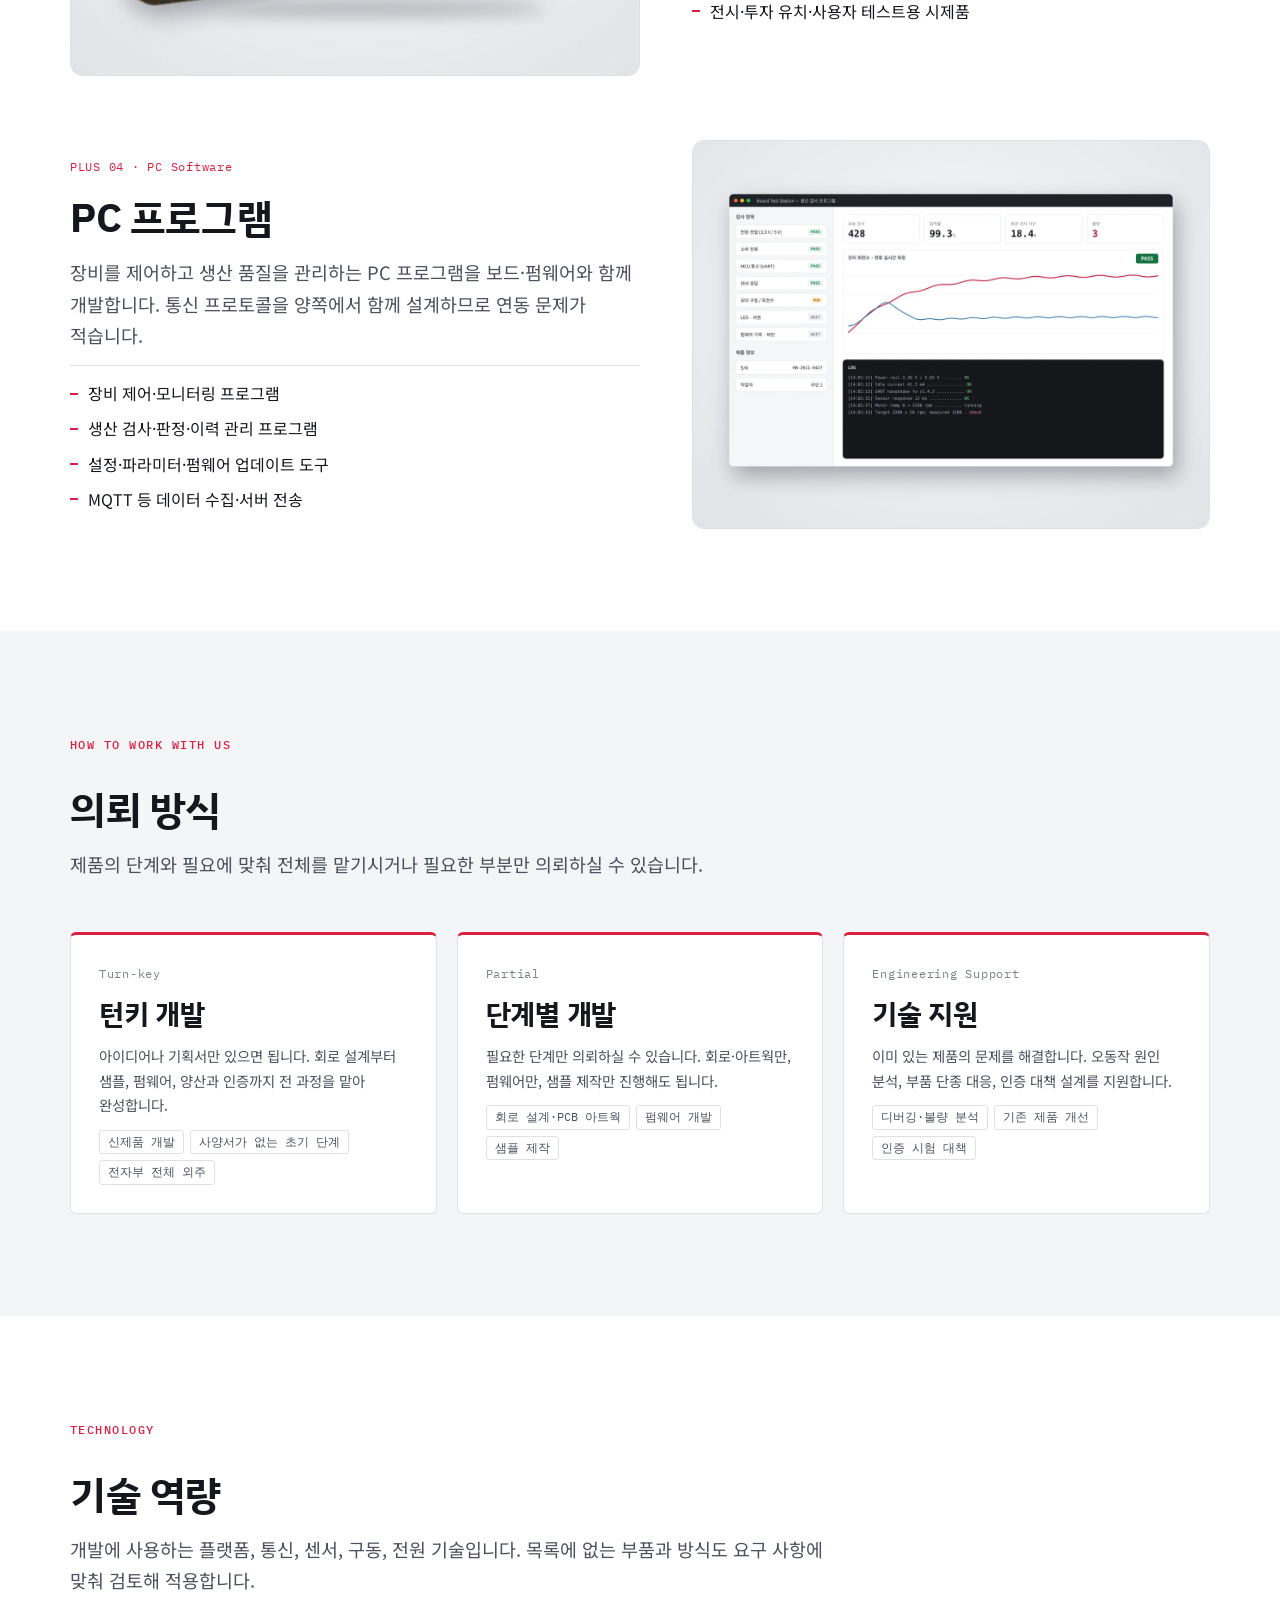
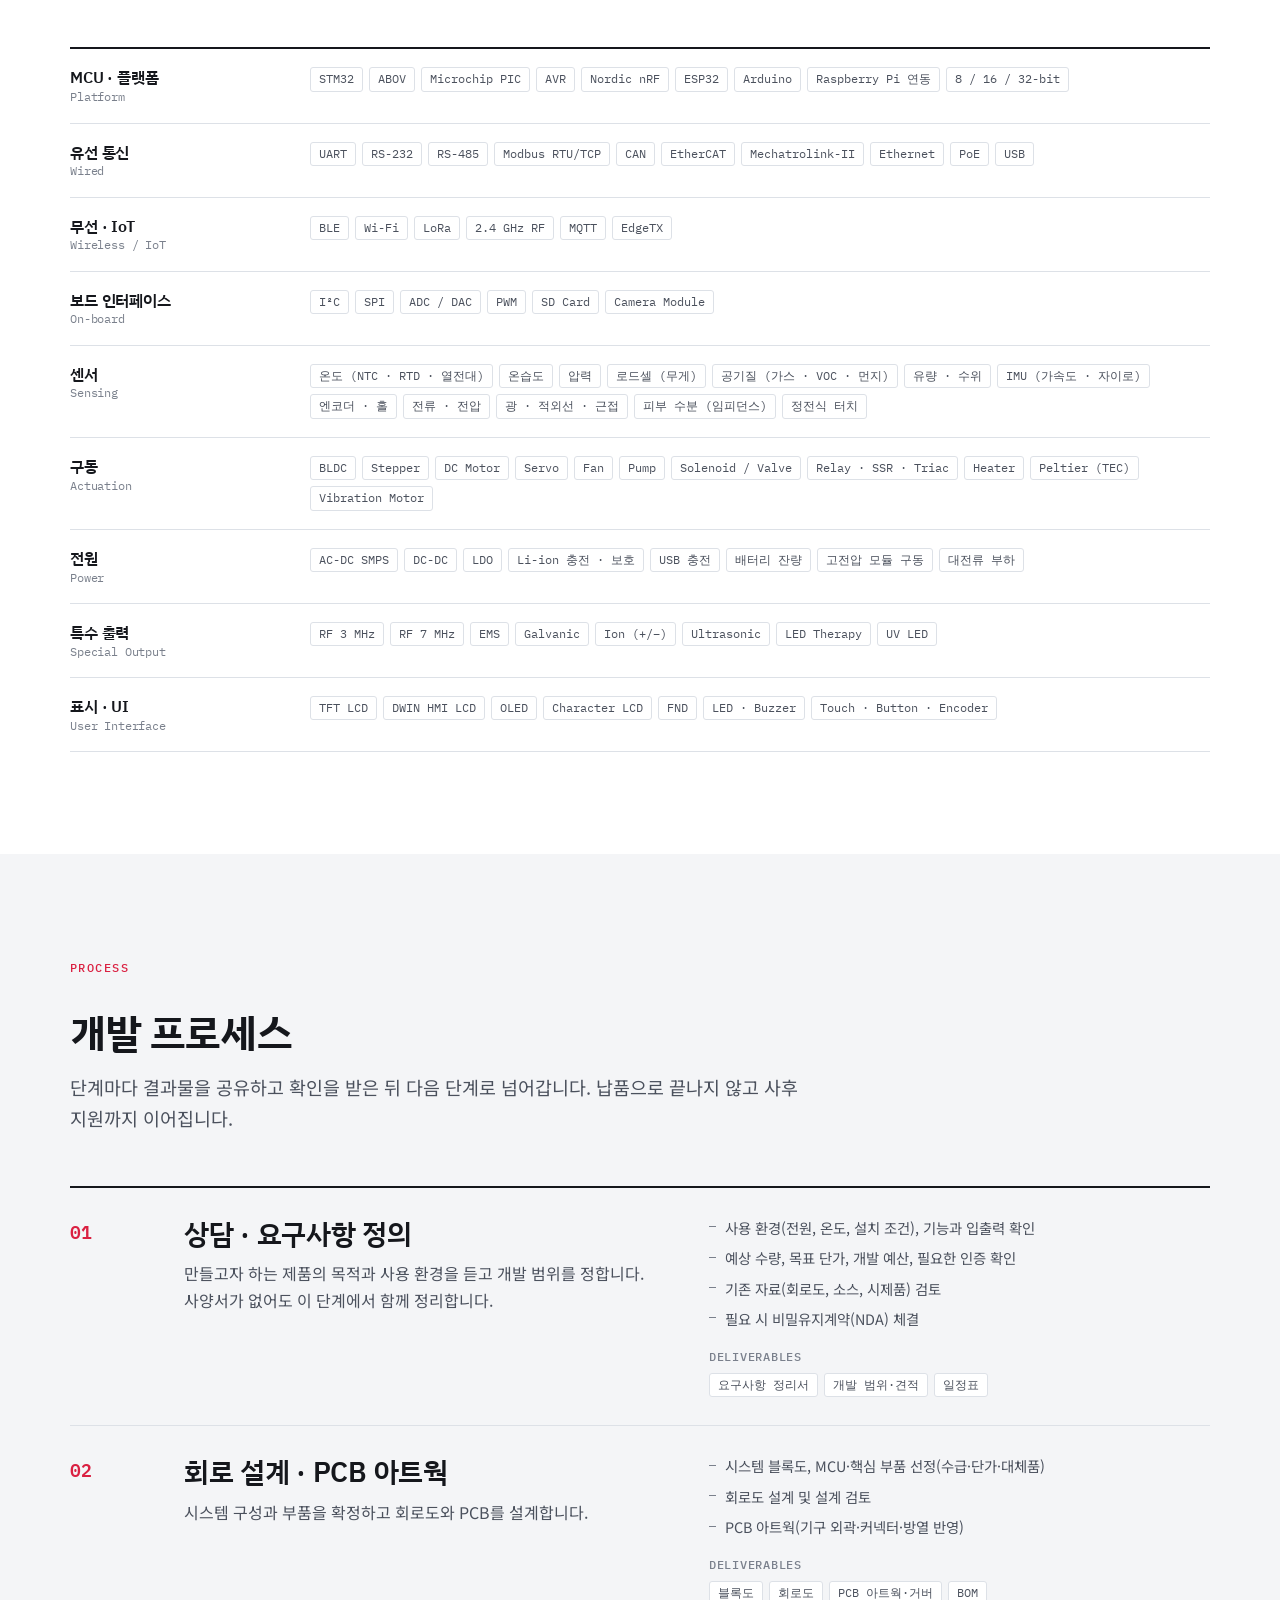
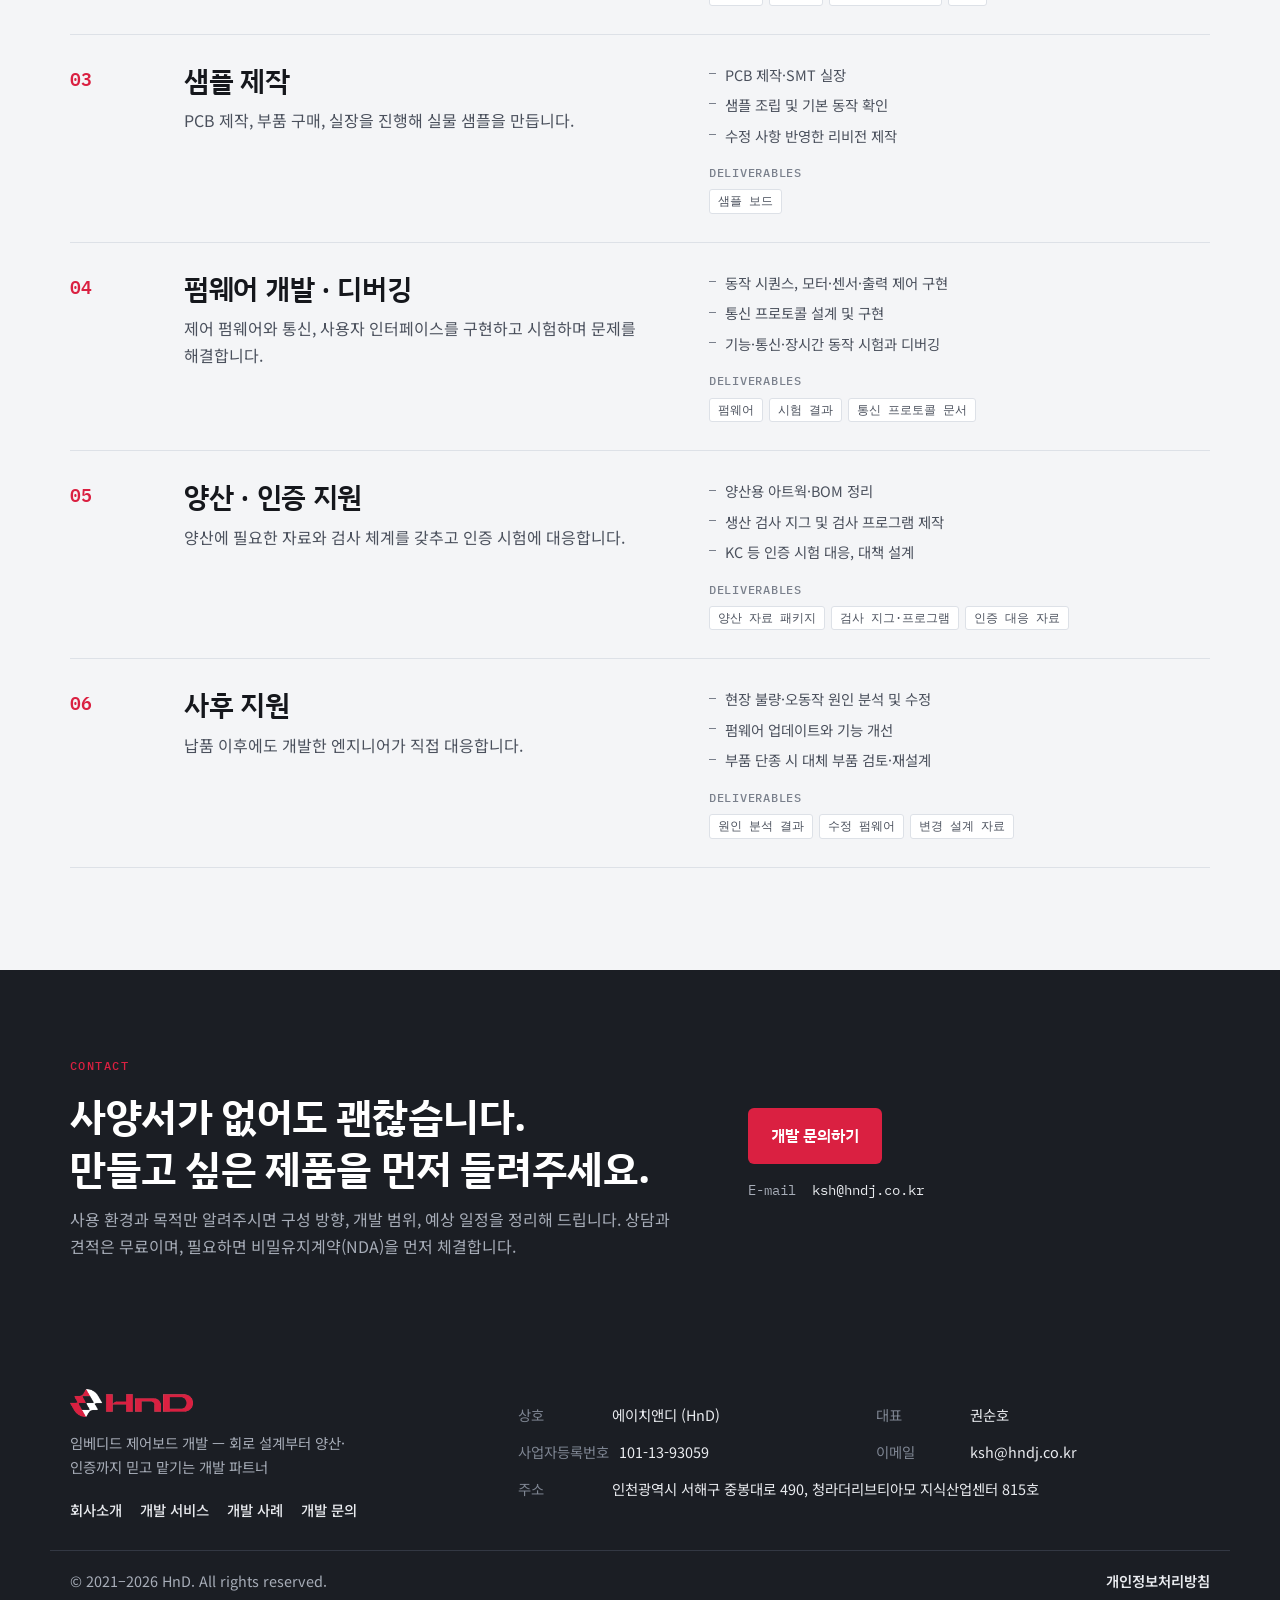
<file: services.html>
<!doctype html>
<html lang="ko">
<head>
<meta charset="utf-8">
<meta name="viewport" content="width=device-width, initial-scale=1, viewport-fit=cover">
<title>개발 서비스 | 에이치앤디 HnD</title>
<meta name="claude:viewport-fit-sides" content="cover">
<meta name="description" content="회로 설계, PCB 아트웍, 샘플 제작, 펌웨어 개발, 디버깅, 양산 지원, 인증 지원. 에이치앤디의 개발 서비스와 기술 역량, 개발 프로세스를 소개합니다.">
<link rel="canonical" href="https://hndj.co.kr/services.html">
<meta property="og:type" content="website">
<meta property="og:site_name" content="에이치앤디 HnD">
<meta property="og:title" content="개발 서비스 | 에이치앤디 HnD">
<meta property="og:description" content="회로 설계, PCB 아트웍, 샘플 제작, 펌웨어 개발, 디버깅, 양산 지원, 인증 지원. 에이치앤디의 개발 서비스와 기술 역량, 개발 프로세스를 소개합니다.">
<meta property="og:url" content="https://hndj.co.kr/services.html">
<meta property="og:image" content="https://hndj.co.kr/images/og.png">
<meta name="theme-color" content="#FFFFFF">
<link rel="icon" href="favicon.ico" sizes="any">
<link rel="icon" type="image/png" href="favicon.png">
<link rel="apple-touch-icon" href="images/apple-touch-icon.png">
<link rel="preconnect" href="https://fonts.googleapis.com">
<link rel="preconnect" href="https://fonts.gstatic.com" crossorigin>
<link rel="stylesheet" href="https://fonts.googleapis.com/css2?family=IBM+Plex+Mono:wght@400;500;600&family=IBM+Plex+Sans+KR:wght@500;600;700&family=Noto+Sans+KR:wght@400;500;700&display=swap">
<link rel="stylesheet" href="css/style.css">

</head>
<body>
<a class="skip" href="#main">본문 바로가기</a>
<header class="site-header">
  <div class="wrap nav">
    <a class="brand" href="index.html" aria-label="에이치앤디 홈"><img src="images/logo.png" width="416" height="96" alt="HnD 에이치앤디"><span>임베디드 제어보드 개발</span></a>
    <button class="menu-toggle" type="button" aria-expanded="false" aria-controls="menu" aria-label="메뉴 열기">
      <svg viewBox="0 0 24 24" fill="none" stroke="currentColor" stroke-width="2" stroke-linecap="round"><path d="M4 7h16M4 12h16M4 17h16"/></svg>
    </button>
    <ul class="menu" id="menu"><li><a href="about.html">회사소개</a></li><li><a href="services.html" aria-current="page">개발 서비스</a></li><li><a href="portfolio.html">개발 사례</a></li><li class="menu-cta"><a href="contact.html">개발 문의</a></li></ul>
  </div>
</header>
<main id="main">

<section class="page-head head-art head-services"><div class="wrap"><span class="eyebrow">Services</span><h1>개발 서비스</h1>
<p>회로 설계, PCB 아트웍, 샘플 제작, 펌웨어, 디버깅, 양산, 인증 지원. 제품이 되기까지 필요한 전자 개발의 전 과정을 수행합니다. 필요한 단계만 의뢰하셔도 됩니다.</p></div></section>
<section class="section"><div class="wrap"><article class="svc-detail" id="circuit">
  <div class="side"><span class="code">01</span><h2>회로 설계</h2><span class="en">Circuit Design</span></div>
  <div class="main"><p>제품이 해야 할 일을 시스템 블록도로 먼저 정리한 뒤 MCU와 핵심 부품을 고릅니다. 성능만이 아니라 재고와 단종 위험, 목표 단가, 인증 시험까지 함께 보고 양산 가능한 회로를 설계합니다.</p><div class="cap-cols"><div class="cap"><h4>전원 · 파워</h4><ul><li>AC-DC SMPS, DC-DC 컨버터, LDO 전원부</li><li>리튬 배터리 충전·보호·잔량 표시</li><li>히터 출력 제어(PWM·위상·SSR·트라이액)</li><li>고전압 모듈·대전류 부하 구동</li></ul></div><div class="cap"><h4>구동 · 제어</h4><ul><li>BLDC·스텝·DC·서보 모터 구동</li><li>펌프·팬·솔레노이드·밸브·릴레이 구동</li><li>펠티어(TEC) 온열·쿨링 제어</li><li>정전류 LED·UV 램프 구동</li></ul></div><div class="cap"><h4>센서 · 아날로그</h4><ul><li>온도·습도·압력·무게(로드셀) 계측</li><li>공기질(가스·VOC·먼지)·유량·수위 감지</li><li>IMU, 엔코더, 홀 센서, 전류·전압 측정</li><li>신호 증폭·필터, ADC 입력 설계</li></ul></div><div class="cap"><h4>특수 출력 회로</h4><ul><li>RF 고주파(3 MHz, 7 MHz 등) 출력부</li><li>EMS·갈바닉·이온 미세전류 출력</li><li>초음파·진동·LED 테라피 구동</li><li>2.4 GHz 등 무선 RF 모듈 적용</li></ul></div></div></div>
</article><article class="svc-detail" id="layout">
  <div class="side"><span class="code">02</span><h2>PCB 아트웍</h2><span class="en">PCB Layout</span></div>
  <div class="main"><p>회로를 설계한 엔지니어가 아트웍까지 직접 진행합니다. 회로의 의도가 패턴에 그대로 반영되고, 기구 외곽·커넥터 위치·방열 조건을 맞춰 한 번에 조립되는 보드를 만듭니다.</p><div class="cap-cols"><div class="cap"><h4>설계 범위</h4><ul><li>양면~다층 PCB 아트웍</li><li>소형·고밀도 SMD 부품 배치</li><li>대전류·고전압 패턴 설계</li><li>기구 외곽·홀·커넥터 위치 반영</li></ul></div><div class="cap"><h4>품질 고려</h4><ul><li>전원·그라운드 구성, 노이즈·EMI 대책</li><li>발열 부품 배치와 방열 패턴</li><li>생산·조립을 고려한 DFM 설계</li></ul></div><div class="cap"><h4>산출물</h4><ul><li>거버·드릴 데이터</li><li>BOM, 부품 좌표(Pick & Place) 데이터</li><li>조립도, 3D STEP 데이터</li></ul></div></div></div>
</article><article class="svc-detail" id="sample">
  <div class="side"><span class="code">03</span><h2>샘플 제작</h2><span class="en">Prototype</span></div>
  <div class="main"><p>설계 데이터로 PCB 제작, 부품 구매, 실장까지 진행해 실물 샘플을 만듭니다. 받은 보드를 그대로 쓰실 수 있도록 기본 동작 확인을 마친 뒤 전달합니다.</p><div class="cap-cols"><div class="cap"><h4>제작</h4><ul><li>PCB 제작·부품 구매·SMT 실장 진행</li><li>소량 샘플 조립과 리워크</li><li>케이블·하네스 구성</li></ul></div><div class="cap"><h4>확인</h4><ul><li>전원·기본 동작 확인 후 전달</li><li>수정 사항 반영한 리비전 샘플 제작</li><li>필요 시 목업과 함께 조립(부가 서비스)</li></ul></div></div></div>
</article><article class="svc-detail" id="firmware">
  <div class="side"><span class="code">04</span><h2>펌웨어 개발</h2><span class="en">Firmware</span></div>
  <div class="main"><p>하드웨어를 설계한 팀이 펌웨어를 작성하기 때문에 회로와 코드 사이에서 생기는 문제를 빠르게 찾고 고칩니다. 동작 시퀀스, 예외·안전 처리, 사용자 설정 저장까지 실제 사용 환경을 기준으로 구현합니다.</p><div class="cap-cols"><div class="cap"><h4>제어</h4><ul><li>BLDC 정밀 제어(토출량 ±0.05 g 수준)</li><li>PID 온도·속도 제어, 히터·펌프·팬 제어</li><li>센서 신호 처리와 검출 알고리즘</li><li>파라미터 저장, 과열·과전류 보호</li></ul></div><div class="cap"><h4>통신</h4><ul><li>UART, RS-232, RS-485, Modbus RTU/TCP</li><li>CAN, EtherCAT, Mechatrolink-II, Ethernet</li><li>BLE, Wi-Fi, LoRa, 2.4 GHz RF, MQTT</li><li>I²C, SPI, USB</li></ul></div><div class="cap"><h4>플랫폼</h4><ul><li>STM32, ABOV, Microchip PIC, AVR</li><li>Nordic nRF, ESP32, Arduino</li><li>EdgeTX 등 오픈소스 펌웨어 포팅</li></ul></div><div class="cap"><h4>사용자 인터페이스</h4><ul><li>TFT·HMI LCD, OLED, 문자 LCD, FND</li><li>정전식 터치·버튼·엔코더 입력</li><li>LED·부저·진동 피드백</li></ul></div></div></div>
</article><article class="svc-detail" id="debug">
  <div class="side"><span class="code">05</span><h2>디버깅 · 검증</h2><span class="en">Debugging & Validation</span></div>
  <div class="main"><p>오동작의 원인은 회로, 펌웨어, 부품, 사용 환경 어디에나 있을 수 있습니다. 측정 장비로 신호를 직접 확인하고 회로와 코드를 함께 분석해 근본 원인을 찾아 고칩니다. 다른 업체가 개발한 보드의 문제 분석도 맡습니다.</p><div class="cap-cols"><div class="cap"><h4>디버깅</h4><ul><li>오실로스코프·로직 분석기 기반 신호 분석</li><li>회로·펌웨어 동시 원인 분석</li><li>타사 개발 보드·펌웨어 문제 분석과 수정</li></ul></div><div class="cap"><h4>검증</h4><ul><li>기능·통신·전원 시험</li><li>장시간 동작·에이징 시험</li><li>노이즈·온도 등 사용 환경 점검</li></ul></div></div></div>
</article><article class="svc-detail" id="production">
  <div class="side"><span class="code">06</span><h2>양산 지원</h2><span class="en">Mass Production</span></div>
  <div class="main"><p>샘플이 동작하는 것과 양산되는 것은 다른 문제입니다. 부품 수급, 생산성, 검사 방법을 미리 반영해 양산 단계의 재설계를 줄이고, 양산 이후 생기는 문제에도 대응합니다.</p><div class="cap-cols"><div class="cap"><h4>양산 준비</h4><ul><li>양산용 아트웍·BOM 정리, 대체 부품 검토</li><li>생산 검사 지그·검사 프로그램 제작</li><li>생산처 기술 대응, 초도 생산 품질 확인</li></ul></div><div class="cap"><h4>양산 이후</h4><ul><li>불량 원인 분석과 개선</li><li>펌웨어 업데이트·기능 개선</li><li>부품 단종 시 대체 설계</li></ul></div></div></div>
</article><article class="svc-detail" id="certification">
  <div class="side"><span class="code">07</span><h2>인증 지원</h2><span class="en">Certification</span></div>
  <div class="main"><p>인증은 설계 단계에서 미리 준비할수록 비용과 기간이 줄어듭니다. 시험 항목을 고려해 회로와 아트웍을 검토하고, 시험 중 문제가 생기면 원인을 분석해 대책을 설계합니다.</p><div class="cap-cols"><div class="cap"><h4>인증 대응</h4><ul><li>KC 전기용품·전자파 인증 대응</li><li>수출 국가별 해외 인증 대응</li><li>인증 시험 대비 설계 검토</li></ul></div><div class="cap"><h4>시험 지원</h4><ul><li>시험 부적합 시 원인 분석·대책 설계</li><li>인증용 회로도·부품 리스트 등 기술 자료 준비</li></ul></div></div></div>
</article></div></section>

<section class="section section-white" id="addon"><div class="wrap">
  <div class="sec-head"><span class="eyebrow">Plus Services</span><h2>부가 서비스</h2><p>전자 개발과 함께 제품 디자인, 기구 설계, 목업 제작, PC 프로그램을 연계해 완성품까지 진행합니다. 디자인과 기구 설계·목업은 전문 협력 파트너와 함께하며, 에이치앤디가 일정과 품질을 책임지고 관리합니다.</p></div>
  <div class="addon-rows"><article class="addon-row" id="design"><div class="media"><img src="images/addon-design.webp" width="1200" height="900" alt="제품 디자인" loading="lazy"></div><div class="text"><span class="cat">PLUS 01 · Product Design</span><h3>제품 디자인</h3><p>제품의 첫인상을 만드는 외관과 사용 경험을 디자인합니다. 컨셉 스케치부터 색상·소재·마감(CMF) 제안까지, 전자부와 맞물리는 현실적인 디자인을 만듭니다.</p><ul><li>컨셉 스케치와 3D 렌더링</li><li>색상·소재·마감(CMF) 제안</li><li>버튼·LED·디스플레이 등 조작부 디자인</li><li>내부 보드·배터리 배치를 고려한 형상</li></ul></div></article><article class="addon-row" id="mech"><div class="media"><img src="images/addon-mech.webp" width="1200" height="900" alt="기구 설계" loading="lazy"></div><div class="text"><span class="cat">PLUS 02 · Mechanical Design</span><h3>기구 설계</h3><p>디자인을 실제로 조립되고 생산되는 구조로 바꿉니다. PCB 외곽과 커넥터, 방열과 방수 조건을 회로와 함께 맞춰 수정 없이 들어맞는 기구를 설계합니다.</p><ul><li>3D 기구 설계와 내부 부품 배치</li><li>PCB·배터리·모터 장착 구조 설계</li><li>방열·방수·체결 구조 검토</li><li>금형과 양산을 고려한 설계</li></ul></div></article><article class="addon-row" id="mockup"><div class="media"><img src="images/addon-mockup.webp" width="1200" height="900" alt="목업 제작" loading="lazy"></div><div class="text"><span class="cat">PLUS 03 · Mockup & Prototype</span><h3>목업 제작</h3><p>손에 쥐어 보고 판단할 수 있도록 실물 목업을 만듭니다. 외관 확인용 목업부터 보드를 넣어 실제로 동작하는 기능 시제품까지 제작합니다.</p><ul><li>3D 프린팅·CNC 가공 목업</li><li>도장·후가공으로 실제 제품에 가까운 외관</li><li>보드를 장착한 기능 시제품 조립</li><li>전시·투자 유치·사용자 테스트용 시제품</li></ul></div></article><article class="addon-row" id="pc"><div class="media"><img src="images/addon-pc.webp" width="1200" height="900" alt="PC 프로그램" loading="lazy"></div><div class="text"><span class="cat">PLUS 04 · PC Software</span><h3>PC 프로그램</h3><p>장비를 제어하고 생산 품질을 관리하는 PC 프로그램을 보드·펌웨어와 함께 개발합니다. 통신 프로토콜을 양쪽에서 함께 설계하므로 연동 문제가 적습니다.</p><ul><li>장비 제어·모니터링 프로그램</li><li>생산 검사·판정·이력 관리 프로그램</li><li>설정·파라미터·펌웨어 업데이트 도구</li><li>MQTT 등 데이터 수집·서버 전송</li></ul></div></article></div>
</div></section>

<section class="section" id="engage"><div class="wrap">
  <div class="sec-head"><span class="eyebrow">How to Work With Us</span><h2>의뢰 방식</h2><p>제품의 단계와 필요에 맞춰 전체를 맡기시거나 필요한 부분만 의뢰하실 수 있습니다.</p></div>
  <div class="engage-grid"><div class="engage"><span class="cat">Turn-key</span><h3>턴키 개발</h3><p>아이디어나 기획서만 있으면 됩니다. 회로 설계부터 샘플, 펌웨어, 양산과 인증까지 전 과정을 맡아 완성합니다.</p><div class="tags"><span class=tag>신제품 개발</span><span class=tag>사양서가 없는 초기 단계</span><span class=tag>전자부 전체 외주</span></div></div><div class="engage"><span class="cat">Partial</span><h3>단계별 개발</h3><p>필요한 단계만 의뢰하실 수 있습니다. 회로·아트웍만, 펌웨어만, 샘플 제작만 진행해도 됩니다.</p><div class="tags"><span class=tag>회로 설계·PCB 아트웍</span><span class=tag>펌웨어 개발</span><span class=tag>샘플 제작</span></div></div><div class="engage"><span class="cat">Engineering Support</span><h3>기술 지원</h3><p>이미 있는 제품의 문제를 해결합니다. 오동작 원인 분석, 부품 단종 대응, 인증 대책 설계를 지원합니다.</p><div class="tags"><span class=tag>디버깅·불량 분석</span><span class=tag>기존 제품 개선</span><span class=tag>인증 시험 대책</span></div></div></div>
</div></section>

<section class="section section-white" id="stack"><div class="wrap">
  <div class="sec-head"><span class="eyebrow">Technology</span><h2>기술 역량</h2><p>개발에 사용하는 플랫폼, 통신, 센서, 구동, 전원 기술입니다. 목록에 없는 부품과 방식도 요구 사항에 맞춰 검토해 적용합니다.</p></div>
  <div class="stack"><div class="stack-row"><h4>MCU · 플랫폼<small>Platform</small></h4><div class="tags"><span class="tag">STM32</span><span class="tag">ABOV</span><span class="tag">Microchip PIC</span><span class="tag">AVR</span><span class="tag">Nordic nRF</span><span class="tag">ESP32</span><span class="tag">Arduino</span><span class="tag">Raspberry Pi 연동</span><span class="tag">8 / 16 / 32-bit</span></div></div><div class="stack-row"><h4>유선 통신<small>Wired</small></h4><div class="tags"><span class="tag">UART</span><span class="tag">RS-232</span><span class="tag">RS-485</span><span class="tag">Modbus RTU/TCP</span><span class="tag">CAN</span><span class="tag">EtherCAT</span><span class="tag">Mechatrolink-II</span><span class="tag">Ethernet</span><span class="tag">PoE</span><span class="tag">USB</span></div></div><div class="stack-row"><h4>무선 · IoT<small>Wireless / IoT</small></h4><div class="tags"><span class="tag">BLE</span><span class="tag">Wi-Fi</span><span class="tag">LoRa</span><span class="tag">2.4 GHz RF</span><span class="tag">MQTT</span><span class="tag">EdgeTX</span></div></div><div class="stack-row"><h4>보드 인터페이스<small>On-board</small></h4><div class="tags"><span class="tag">I²C</span><span class="tag">SPI</span><span class="tag">ADC / DAC</span><span class="tag">PWM</span><span class="tag">SD Card</span><span class="tag">Camera Module</span></div></div><div class="stack-row"><h4>센서<small>Sensing</small></h4><div class="tags"><span class="tag">온도 (NTC · RTD · 열전대)</span><span class="tag">온습도</span><span class="tag">압력</span><span class="tag">로드셀 (무게)</span><span class="tag">공기질 (가스 · VOC · 먼지)</span><span class="tag">유량 · 수위</span><span class="tag">IMU (가속도 · 자이로)</span><span class="tag">엔코더 · 홀</span><span class="tag">전류 · 전압</span><span class="tag">광 · 적외선 · 근접</span><span class="tag">피부 수분 (임피던스)</span><span class="tag">정전식 터치</span></div></div><div class="stack-row"><h4>구동<small>Actuation</small></h4><div class="tags"><span class="tag">BLDC</span><span class="tag">Stepper</span><span class="tag">DC Motor</span><span class="tag">Servo</span><span class="tag">Fan</span><span class="tag">Pump</span><span class="tag">Solenoid / Valve</span><span class="tag">Relay · SSR · Triac</span><span class="tag">Heater</span><span class="tag">Peltier (TEC)</span><span class="tag">Vibration Motor</span></div></div><div class="stack-row"><h4>전원<small>Power</small></h4><div class="tags"><span class="tag">AC-DC SMPS</span><span class="tag">DC-DC</span><span class="tag">LDO</span><span class="tag">Li-ion 충전 · 보호</span><span class="tag">USB 충전</span><span class="tag">배터리 잔량</span><span class="tag">고전압 모듈 구동</span><span class="tag">대전류 부하</span></div></div><div class="stack-row"><h4>특수 출력<small>Special Output</small></h4><div class="tags"><span class="tag">RF 3 MHz</span><span class="tag">RF 7 MHz</span><span class="tag">EMS</span><span class="tag">Galvanic</span><span class="tag">Ion (+/−)</span><span class="tag">Ultrasonic</span><span class="tag">LED Therapy</span><span class="tag">UV LED</span></div></div><div class="stack-row"><h4>표시 · UI<small>User Interface</small></h4><div class="tags"><span class="tag">TFT LCD</span><span class="tag">DWIN HMI LCD</span><span class="tag">OLED</span><span class="tag">Character LCD</span><span class="tag">FND</span><span class="tag">LED · Buzzer</span><span class="tag">Touch · Button · Encoder</span></div></div></div>
</div></section>

<section class="section" id="process"><div class="wrap">
  <div class="sec-head"><span class="eyebrow">Process</span><h2>개발 프로세스</h2><p>단계마다 결과물을 공유하고 확인을 받은 뒤 다음 단계로 넘어갑니다. 납품으로 끝나지 않고 사후 지원까지 이어집니다.</p></div>
  <div class="proc"><div class="proc-row"><span class="no">01</span><div><h3>상담 · 요구사항 정의</h3><p>만들고자 하는 제품의 목적과 사용 환경을 듣고 개발 범위를 정합니다. 사양서가 없어도 이 단계에서 함께 정리합니다.</p></div><div><ul class="lst"><li>사용 환경(전원, 온도, 설치 조건), 기능과 입출력 확인</li><li>예상 수량, 목표 단가, 개발 예산, 필요한 인증 확인</li><li>기존 자료(회로도, 소스, 시제품) 검토</li><li>필요 시 비밀유지계약(NDA) 체결</li></ul><div class="deliv"><b>DELIVERABLES</b><div class="tags"><span class="tag">요구사항 정리서</span><span class="tag">개발 범위·견적</span><span class="tag">일정표</span></div></div></div></div><div class="proc-row"><span class="no">02</span><div><h3>회로 설계 · PCB 아트웍</h3><p>시스템 구성과 부품을 확정하고 회로도와 PCB를 설계합니다.</p></div><div><ul class="lst"><li>시스템 블록도, MCU·핵심 부품 선정(수급·단가·대체품)</li><li>회로도 설계 및 설계 검토</li><li>PCB 아트웍(기구 외곽·커넥터·방열 반영)</li></ul><div class="deliv"><b>DELIVERABLES</b><div class="tags"><span class="tag">블록도</span><span class="tag">회로도</span><span class="tag">PCB 아트웍·거버</span><span class="tag">BOM</span></div></div></div></div><div class="proc-row"><span class="no">03</span><div><h3>샘플 제작</h3><p>PCB 제작, 부품 구매, 실장을 진행해 실물 샘플을 만듭니다.</p></div><div><ul class="lst"><li>PCB 제작·SMT 실장</li><li>샘플 조립 및 기본 동작 확인</li><li>수정 사항 반영한 리비전 제작</li></ul><div class="deliv"><b>DELIVERABLES</b><div class="tags"><span class="tag">샘플 보드</span></div></div></div></div><div class="proc-row"><span class="no">04</span><div><h3>펌웨어 개발 · 디버깅</h3><p>제어 펌웨어와 통신, 사용자 인터페이스를 구현하고 시험하며 문제를 해결합니다.</p></div><div><ul class="lst"><li>동작 시퀀스, 모터·센서·출력 제어 구현</li><li>통신 프로토콜 설계 및 구현</li><li>기능·통신·장시간 동작 시험과 디버깅</li></ul><div class="deliv"><b>DELIVERABLES</b><div class="tags"><span class="tag">펌웨어</span><span class="tag">시험 결과</span><span class="tag">통신 프로토콜 문서</span></div></div></div></div><div class="proc-row"><span class="no">05</span><div><h3>양산 · 인증 지원</h3><p>양산에 필요한 자료와 검사 체계를 갖추고 인증 시험에 대응합니다.</p></div><div><ul class="lst"><li>양산용 아트웍·BOM 정리</li><li>생산 검사 지그 및 검사 프로그램 제작</li><li>KC 등 인증 시험 대응, 대책 설계</li></ul><div class="deliv"><b>DELIVERABLES</b><div class="tags"><span class="tag">양산 자료 패키지</span><span class="tag">검사 지그·프로그램</span><span class="tag">인증 대응 자료</span></div></div></div></div><div class="proc-row"><span class="no">06</span><div><h3>사후 지원</h3><p>납품 이후에도 개발한 엔지니어가 직접 대응합니다.</p></div><div><ul class="lst"><li>현장 불량·오동작 원인 분석 및 수정</li><li>펌웨어 업데이트와 기능 개선</li><li>부품 단종 시 대체 부품 검토·재설계</li></ul><div class="deliv"><b>DELIVERABLES</b><div class="tags"><span class="tag">원인 분석 결과</span><span class="tag">수정 펌웨어</span><span class="tag">변경 설계 자료</span></div></div></div></div></div>
</div></section>
<section class="cta-band">
  <div class="wrap cta-inner">
    <div>
      <span class="eyebrow">Contact</span>
      <h2>사양서가 없어도 괜찮습니다.<br>만들고 싶은 제품을 먼저 들려주세요.</h2>
      <p>사용 환경과 목적만 알려주시면 구성 방향, 개발 범위, 예상 일정을 정리해 드립니다. 상담과 견적은 무료이며, 필요하면 비밀유지계약(NDA)을 먼저 체결합니다.</p>
    </div>
    <div class="cta-contact">
      <a class="btn btn-primary" href="contact.html">개발 문의하기</a>
      <div class="line"><span>E-mail</span>ksh@hndj.co.kr</div>
    </div>
  </div>
</section>
</main>
<footer class="site-footer">
  <div class="wrap foot-grid">
    <div>
      <img src="images/logo_white.png" width="416" height="96" alt="HnD 에이치앤디">
      <p class="tagline">임베디드 제어보드 개발 — 회로 설계부터 양산·인증까지 믿고 맡기는 개발 파트너</p>
      <nav class="foot-nav" aria-label="하단 메뉴"><a href="about.html">회사소개</a><a href="services.html">개발 서비스</a><a href="portfolio.html">개발 사례</a><a href="contact.html">개발 문의</a></nav>
    </div>
    <dl class="foot-info">
      <div><dt>상호</dt><dd>에이치앤디 (HnD)</dd></div>
      <div><dt>대표</dt><dd>권순호</dd></div>
      <div><dt>사업자등록번호</dt><dd>101-13-93059</dd></div>
      <div><dt>이메일</dt><dd>ksh@hndj.co.kr</dd></div>
      <div style="grid-column:1/-1"><dt>주소</dt><dd>인천광역시 서해구 중봉대로 490, 청라더리브티아모 지식산업센터 815호</dd></div>
    </dl>
  </div>
  <div class="wrap foot-bottom">
    <span>© 2021–2026 HnD. All rights reserved.</span>
    <a href="privacy.html">개인정보처리방침</a>
  </div>
</footer>
<script src="js/main.js"></script>
</body>
</html>
</file>
<file: css/style.css>
/* Layout concept: engineering spec sheet — white sheets on a cool paper ground,
   brand red reserved for the mark, key figures and the primary action;
   monospace labels carry real specs (protocols, frequencies, tolerances). */
:root {
  --paper: #F4F5F7;
  --surface: #FFFFFF;
  --ink: #15171C;
  --ink-2: #4B515D;
  --ink-3: #7A808C;
  --line: #DDE1E7;
  --brand: #DA2041;
  --brand-deep: #B3122F;
  --brand-tint: #FCEBEE;
  --night: #1B1E24;
  --night-2: #262A32;
  --night-ink: #E9EBEF;
  --night-ink-2: #A7ADB8;

  --f-display: "IBM Plex Sans KR", "Noto Sans KR", "Apple SD Gothic Neo", "Malgun Gothic", sans-serif;
  --f-body: "Noto Sans KR", "Apple SD Gothic Neo", "Malgun Gothic", sans-serif;
  --f-mono: "IBM Plex Mono", ui-monospace, "SFMono-Regular", Consolas, monospace;

  --fs-xs: 0.78rem;
  --fs-sm: 0.9rem;
  --fs-md: 1rem;
  --fs-lg: 1.15rem;
  --fs-xl: clamp(1.35rem, 1.1rem + 1vw, 1.75rem);
  --fs-2xl: clamp(1.7rem, 1.2rem + 2vw, 2.5rem);
  --fs-3xl: clamp(2rem, 1.3rem + 3vw, 3.4rem);

  --wrap: 1180px;
  --radius: 6px;
  --gutter: max(20px, env(safe-area-inset-left, 0px));
  --gutter-r: max(20px, env(safe-area-inset-right, 0px));
  color-scheme: light;
}

* { box-sizing: border-box; }
html { scroll-behavior: smooth; -webkit-text-size-adjust: 100%; }
@media (prefers-reduced-motion: reduce) { html { scroll-behavior: auto; } * { transition: none !important; animation: none !important; } }
body {
  margin: 0;
  background: var(--paper);
  color: var(--ink);
  font-family: var(--f-body);
  font-size: var(--fs-md);
  line-height: 1.7;
  word-break: keep-all;
  overflow-wrap: break-word;
}
img { max-width: 100%; height: auto; display: block; }
a { color: inherit; }
h1, h2, h3, h4 { font-family: var(--f-display); line-height: 1.3; margin: 0; text-wrap: balance; letter-spacing: -0.01em; }
p { margin: 0; }
ul { margin: 0; padding: 0; }
:focus-visible { outline: 2px solid var(--brand); outline-offset: 3px; }

.wrap {
  max-width: var(--wrap);
  margin-inline: auto;
  padding-left: var(--gutter);
  padding-right: var(--gutter-r);
}
.skip { position: absolute; left: -9999px; }
.skip:focus { left: 16px; top: 16px; background: var(--surface); padding: 8px 12px; z-index: 100; }

/* ---------- Header ---------- */
.site-header {
  position: sticky;
  top: env(safe-area-inset-top, 0px);
  z-index: 50;
  background: color-mix(in srgb, var(--surface) 94%, transparent);
  backdrop-filter: saturate(1.4) blur(10px);
  border-bottom: 1px solid var(--line);
}
body::before { content: ""; position: fixed; inset: 0 0 auto; height: env(safe-area-inset-top, 0px); z-index: 51; background: var(--surface); }
.nav { display: flex; align-items: center; justify-content: space-between; gap: 24px; height: 68px; }
.brand { display: flex; align-items: center; gap: 12px; text-decoration: none; }
.brand img { height: 30px; width: auto; }
.brand span { font-family: var(--f-display); font-weight: 600; font-size: var(--fs-sm); color: var(--ink-2); border-left: 1px solid var(--line); padding-left: 12px; white-space: nowrap; }
.menu { display: flex; align-items: center; gap: 4px; list-style: none; }
.menu a { display: block; padding: 8px 14px; text-decoration: none; font-weight: 500; font-size: var(--fs-sm); color: var(--ink-2); border-radius: var(--radius); }
.menu a:hover { color: var(--ink); background: var(--paper); }
.menu a[aria-current="page"] { color: var(--ink); font-weight: 700; }
.menu .menu-cta a { background: var(--brand); color: #fff; margin-left: 8px; }
.menu .menu-cta a:hover { background: var(--brand-deep); color: #fff; }
.menu-toggle { display: none; background: none; border: 1px solid var(--line); border-radius: var(--radius); width: 44px; height: 40px; cursor: pointer; color: var(--ink); }
.menu-toggle svg { width: 22px; height: 22px; display: block; margin: auto; }

@media (max-width: 860px) {
  .brand span { display: none; }
  .menu-toggle { display: block; }
  .menu {
    position: absolute; left: 0; right: 0; top: 100%;
    flex-direction: column; align-items: stretch; gap: 0;
    background: var(--surface); border-bottom: 1px solid var(--line);
    padding: 8px var(--gutter-r) 16px var(--gutter);
    display: none;
  }
  .menu.open { display: flex; }
  .menu a { padding: 14px 4px; font-size: var(--fs-md); border-bottom: 1px solid var(--line); border-radius: 0; }
  .menu .menu-cta a { margin: 14px 0 0; text-align: center; border-radius: var(--radius); border: 0; }
}

/* ---------- Buttons ---------- */
.btn {
  display: inline-flex; align-items: center; justify-content: center; gap: 8px;
  padding: 13px 22px; border-radius: var(--radius);
  font-family: var(--f-display); font-weight: 600; font-size: var(--fs-md);
  text-decoration: none; border: 1px solid transparent; cursor: pointer;
  transition: background .15s, border-color .15s, color .15s;
}
.btn-primary { background: var(--brand); color: #fff; }
.btn-primary:hover { background: var(--brand-deep); }
.btn-line { border-color: var(--ink); color: var(--ink); background: transparent; }
.btn-line:hover { background: var(--ink); color: var(--surface); }
.btn-line-light { border-color: var(--night-ink-2); color: var(--night-ink); background: transparent; }
.btn-line-light:hover { background: var(--night-ink); color: var(--night); }
.btn-row { display: flex; flex-wrap: wrap; gap: 12px; }

/* ---------- Common blocks ---------- */
.section { padding-block: clamp(56px, 8vw, 104px); }
.section-white { background: var(--surface); }
.section-night { background: var(--night); color: var(--night-ink); }
.eyebrow {
  font-family: var(--f-mono); font-size: var(--fs-xs); font-weight: 500;
  letter-spacing: 0.12em; text-transform: uppercase; color: var(--brand);
  display: inline-block; margin-bottom: 14px;
}
.section-night .eyebrow { color: #FF6A82; }
.sec-head { display: grid; gap: 14px; max-width: 760px; margin-bottom: clamp(32px, 4vw, 52px); }
.sec-head h2 { font-size: var(--fs-2xl); font-weight: 700; }
.sec-head p { color: var(--ink-2); font-size: var(--fs-lg); }
.section-night .sec-head p { color: var(--night-ink-2); }
.sec-head-row { display: flex; justify-content: space-between; align-items: end; gap: 24px; flex-wrap: wrap; margin-bottom: clamp(32px, 4vw, 52px); }
.sec-head-row .sec-head { margin-bottom: 0; }
.more-link { font-family: var(--f-display); font-weight: 600; text-decoration: none; border-bottom: 2px solid var(--brand); padding-bottom: 2px; white-space: nowrap; }

.tag {
  display: inline-block; font-family: var(--f-mono); font-size: 0.74rem; line-height: 1.4;
  padding: 3px 8px; border: 1px solid var(--line); border-radius: 3px; color: var(--ink-2);
  background: var(--surface); white-space: nowrap;
}
.tags { display: flex; flex-wrap: wrap; gap: 6px; }
.section-night .tag { background: transparent; border-color: #3A404B; color: var(--night-ink-2); }

/* ---------- Hero ---------- */
.hero { background: var(--surface); border-bottom: 1px solid var(--line); position: relative; overflow: hidden; }
.hero::before {
  content: ""; position: absolute; inset: 0; pointer-events: none;
  background-image:
    linear-gradient(var(--line) 1px, transparent 1px),
    linear-gradient(90deg, var(--line) 1px, transparent 1px);
  background-size: 32px 32px;
  mask-image: linear-gradient(100deg, transparent 35%, #000 75%);
  -webkit-mask-image: linear-gradient(100deg, transparent 35%, #000 75%);
  opacity: .55;
}
.hero-grid { position: relative; display: grid; grid-template-columns: 1.05fr 1fr; gap: clamp(32px, 5vw, 64px); align-items: center; padding-block: clamp(48px, 7vw, 96px); }
.hero h1 { font-size: var(--fs-3xl); font-weight: 700; letter-spacing: -0.02em; }
.hero h1 em { font-style: normal; color: var(--brand); }
.hero .lead { margin-top: 20px; font-size: var(--fs-lg); color: var(--ink-2); max-width: 34em; }
.hero .btn-row { margin-top: 32px; }
.chain { margin-top: 36px; display: flex; flex-wrap: wrap; align-items: center; gap: 6px 4px; font-family: var(--f-mono); font-size: var(--fs-xs); color: var(--ink-2); }
.chain span { padding: 4px 9px; border: 1px solid var(--line); border-radius: 3px; background: var(--surface); }
.chain i { font-style: normal; color: var(--ink-3); }
.hero-board { display: grid; grid-template-columns: 1.3fr 1fr; grid-template-rows: auto auto; gap: 12px; }
.hero-board figure { margin: 0; position: relative; border: 1px solid var(--line); border-radius: var(--radius); overflow: hidden; background: var(--surface); }
.hero-board figure:first-child { grid-row: span 2; }
.hero-board img { width: 100%; height: 100%; object-fit: cover; aspect-ratio: 4/3; }
.hero-board figure:first-child img { aspect-ratio: auto; min-height: 100%; }
.hero-board figcaption {
  position: absolute; left: 8px; bottom: 8px; font-family: var(--f-mono); font-size: 0.72rem;
  background: rgba(21,23,28,.86); color: #fff; padding: 4px 8px; border-radius: 3px; max-width: calc(100% - 16px);
}
@media (max-width: 900px) { .hero-grid { grid-template-columns: 1fr; } }

/* ---------- Stats ---------- */
.stats { background: var(--night); color: var(--night-ink); }
.stats-grid { display: grid; grid-template-columns: repeat(4, 1fr); }
.stat { padding: 28px 24px; border-left: 1px solid #333843; display: grid; gap: 4px; }
.stat:first-child { border-left: 0; padding-left: 0; }
.stat b { font-family: var(--f-display); font-size: clamp(1.8rem, 1.3rem + 2vw, 2.6rem); font-weight: 700; line-height: 1.1; font-variant-numeric: tabular-nums; }
.stat b small { font-size: 0.5em; font-weight: 600; margin-left: 2px; color: #FF6A82; }
.stat span { color: var(--night-ink-2); font-size: var(--fs-sm); }
@media (max-width: 760px) {
  .stats-grid { grid-template-columns: 1fr 1fr; }
  .stat { padding: 20px 16px; border-left: 0; border-top: 1px solid #333843; }
  .stat:nth-child(-n+2) { border-top: 0; }
  .stat:nth-child(odd) { padding-left: 0; }
}

/* ---------- Pain points ---------- */
.pains { display: grid; grid-template-columns: repeat(3, 1fr); gap: 16px; }
.pain { background: var(--surface); border: 1px solid var(--line); border-radius: var(--radius); padding: 28px; display: grid; gap: 12px; align-content: start; }
.pain h3 { font-size: var(--fs-lg); font-weight: 600; }
.pain p { color: var(--ink-2); font-size: var(--fs-sm); }
.pain .answer { border-top: 1px dashed var(--line); padding-top: 12px; color: var(--ink); font-weight: 500; }
.pain .answer::before { content: "HnD → "; font-family: var(--f-mono); font-size: var(--fs-xs); color: var(--brand); font-weight: 600; }
@media (max-width: 860px) { .pains { grid-template-columns: 1fr; } }

/* ---------- Services ---------- */
.svc-grid { display: grid; grid-template-columns: repeat(3, 1fr); border-top: 1px solid var(--line); border-left: 1px solid var(--line); }
.svc { padding: 32px 28px; border-right: 1px solid var(--line); border-bottom: 1px solid var(--line); background: var(--surface); display: grid; gap: 12px; align-content: start; text-decoration: none; transition: background .15s; }
a.svc:hover { background: #FAFBFC; }
.svc .code { font-family: var(--f-mono); font-size: var(--fs-xs); color: var(--ink-3); }
.svc h3 { font-size: var(--fs-xl); font-weight: 600; }
.svc p { color: var(--ink-2); font-size: var(--fs-sm); }
.svc .partner { font-size: var(--fs-xs); color: var(--ink-3); }
@media (max-width: 960px) { .svc-grid { grid-template-columns: 1fr 1fr; } }
@media (max-width: 600px) { .svc-grid { grid-template-columns: 1fr; } }

/* ---------- Why ---------- */
.why { display: grid; grid-template-columns: repeat(2, 1fr); gap: 1px; background: #333843; border: 1px solid #333843; border-radius: var(--radius); overflow: hidden; }
.why-item { background: var(--night); padding: 32px; display: grid; gap: 10px; align-content: start; }
.why-item h3 { font-size: var(--fs-lg); font-weight: 600; color: #fff; }
.why-item p { color: var(--night-ink-2); font-size: var(--fs-sm); }
@media (max-width: 760px) { .why { grid-template-columns: 1fr; } .why-item { padding: 24px; } }

/* ---------- Industries ---------- */
.ind-grid { display: grid; grid-template-columns: repeat(3, 1fr); gap: 16px; }
.ind { background: var(--surface); border: 1px solid var(--line); border-radius: var(--radius); padding: 24px; display: grid; gap: 8px; align-content: start; }
.ind h3 { font-size: var(--fs-lg); font-weight: 600; display: flex; align-items: baseline; justify-content: space-between; gap: 8px; }
.ind h3 small { font-family: var(--f-mono); font-size: var(--fs-xs); color: var(--brand); font-weight: 500; white-space: nowrap; }
.ind p { color: var(--ink-2); font-size: var(--fs-sm); }
@media (max-width: 900px) { .ind-grid { grid-template-columns: 1fr 1fr; } }
@media (max-width: 560px) { .ind-grid { grid-template-columns: 1fr; } }

/* ---------- Work cards ---------- */
.work-grid { display: grid; grid-template-columns: repeat(3, 1fr); gap: 20px; }
.work { background: var(--surface); border: 1px solid var(--line); border-radius: var(--radius); overflow: hidden; display: flex; flex-direction: column; text-decoration: none; transition: border-color .15s, transform .15s; }
.work:hover { border-color: var(--ink-3); }
.work .thumb { aspect-ratio: 4/3; background: #EEF0F3; overflow: hidden; }
.work .thumb img { width: 100%; height: 100%; object-fit: cover; transition: transform .3s; }
.work:hover .thumb img { transform: scale(1.03); }
.work .body { padding: 20px 22px 22px; display: grid; gap: 10px; align-content: start; flex: 1; }
.work .cat { font-family: var(--f-mono); font-size: var(--fs-xs); color: var(--brand); letter-spacing: .04em; }
.work h3 { font-size: var(--fs-lg); font-weight: 600; }
.work p { color: var(--ink-2); font-size: var(--fs-sm); }
.badge { font-family: var(--f-mono); font-size: 0.7rem; background: var(--brand); color: #fff; padding: 2px 7px; border-radius: 3px; margin-left: 6px; vertical-align: 2px; font-weight: 500; }
@media (max-width: 960px) { .work-grid { grid-template-columns: 1fr 1fr; } }
@media (max-width: 600px) { .work-grid { grid-template-columns: 1fr; } }

/* ---------- Process ---------- */
.steps { display: grid; grid-template-columns: repeat(5, 1fr); gap: 0; counter-reset: step; border-top: 2px solid var(--ink); }
.step { padding: 22px 20px 4px 0; display: grid; gap: 10px; align-content: start; position: relative; }
.step + .step { padding-left: 20px; border-left: 1px solid var(--line); }
.step .no { font-family: var(--f-mono); font-size: var(--fs-xs); color: var(--brand); font-weight: 600; }
.step h3 { font-size: var(--fs-lg); font-weight: 600; }
.step p { color: var(--ink-2); font-size: var(--fs-sm); }
.step .out { font-size: var(--fs-xs); color: var(--ink-3); font-family: var(--f-mono); line-height: 1.6; }
@media (max-width: 960px) {
  .steps { grid-template-columns: 1fr; border-top: 0; }
  .step, .step + .step { padding: 20px 0 20px 0; border-left: 0; border-top: 1px solid var(--line); }
  .step:first-child { border-top: 2px solid var(--ink); }
}

/* detailed process (services page) */
.proc { display: grid; gap: 0; border-top: 2px solid var(--ink); }
.proc-row { display: grid; grid-template-columns: 90px 1fr 1fr; gap: 24px; padding-block: 28px; border-bottom: 1px solid var(--line); }
.proc-row .no { font-family: var(--f-mono); font-weight: 600; color: var(--brand); font-size: var(--fs-lg); }
.proc-row h3 { font-size: var(--fs-xl); font-weight: 600; margin-bottom: 8px; }
.proc-row p { color: var(--ink-2); }
.proc-row .lst { list-style: none; display: grid; gap: 6px; font-size: var(--fs-sm); color: var(--ink-2); }
.proc-row .lst li { padding-left: 16px; position: relative; }
.proc-row .lst li::before { content: ""; position: absolute; left: 0; top: .72em; width: 7px; height: 1px; background: var(--ink-3); }
.proc-row .deliv { margin-top: 14px; }
.proc-row .deliv b { display: block; font-family: var(--f-mono); font-size: var(--fs-xs); color: var(--ink-3); font-weight: 500; margin-bottom: 6px; letter-spacing: .06em; }
@media (max-width: 800px) { .proc-row { grid-template-columns: 1fr; gap: 10px; } }

/* ---------- CTA band ---------- */
.cta-band { background: var(--night); color: var(--night-ink); }
.cta-inner { display: grid; grid-template-columns: 1.4fr 1fr; gap: 32px; align-items: center; padding-block: clamp(48px, 7vw, 80px); }
.cta-inner h2 { font-size: var(--fs-2xl); color: #fff; }
.cta-inner p { color: var(--night-ink-2); margin-top: 12px; }
.cta-contact { display: grid; gap: 14px; justify-items: start; }
.cta-contact .line { font-family: var(--f-mono); font-size: var(--fs-sm); color: var(--night-ink); }
.cta-contact .line span { color: var(--night-ink-2); display: inline-block; width: 64px; }
@media (max-width: 800px) { .cta-inner { grid-template-columns: 1fr; } }

/* ---------- Page header ---------- */
.page-head { background: var(--surface); border-bottom: 1px solid var(--line); padding-block: clamp(40px, 6vw, 72px); }
.page-head h1 { font-size: var(--fs-3xl); font-weight: 700; letter-spacing: -0.02em; }
.page-head p { margin-top: 14px; color: var(--ink-2); font-size: var(--fs-lg); max-width: 40em; }

/* ---------- Service detail ---------- */
.svc-detail { display: grid; grid-template-columns: 280px 1fr; gap: clamp(24px, 4vw, 56px); padding-block: 44px; border-top: 1px solid var(--line); }
.svc-detail:first-of-type { border-top: 2px solid var(--ink); }
.svc-detail .side { display: grid; gap: 10px; align-content: start; }
.svc-detail .side .code { font-family: var(--f-mono); font-size: var(--fs-xs); color: var(--brand); font-weight: 600; }
.svc-detail .side h2 { font-size: var(--fs-2xl); font-weight: 700; }
.svc-detail .side .en { font-family: var(--f-mono); font-size: var(--fs-xs); color: var(--ink-3); }
.svc-detail .main { display: grid; gap: 22px; min-width: 0; }
.svc-detail .main > p { font-size: var(--fs-lg); color: var(--ink-2); }
.cap-cols { display: grid; grid-template-columns: 1fr 1fr; gap: 20px 32px; }
.cap h4 { font-size: var(--fs-md); font-weight: 600; margin-bottom: 6px; }
.cap ul { list-style: none; display: grid; gap: 4px; font-size: var(--fs-sm); color: var(--ink-2); }
.cap li { padding-left: 16px; position: relative; }
.cap li::before { content: ""; position: absolute; left: 0; top: .75em; width: 7px; height: 1px; background: var(--brand); }
.note { font-size: var(--fs-sm); color: var(--ink-3); border-left: 2px solid var(--line); padding-left: 12px; }
@media (max-width: 860px) { .svc-detail { grid-template-columns: 1fr; } .cap-cols { grid-template-columns: 1fr; } }

/* tech stack table */
.stack { display: grid; gap: 0; border-top: 2px solid var(--ink); }
.stack-row { display: grid; grid-template-columns: 220px 1fr; gap: 20px; padding-block: 18px; border-bottom: 1px solid var(--line); align-items: start; }
.stack-row h4 { font-size: var(--fs-md); font-weight: 600; }
.stack-row h4 small { display: block; font-family: var(--f-mono); font-size: var(--fs-xs); color: var(--ink-3); font-weight: 400; }
@media (max-width: 700px) { .stack-row { grid-template-columns: 1fr; gap: 8px; } }

/* deliverables */
.deliv-grid { display: grid; grid-template-columns: repeat(4, 1fr); gap: 16px; }
.deliv-card { background: var(--surface); border: 1px solid var(--line); border-radius: var(--radius); padding: 22px; display: grid; gap: 8px; align-content: start; }
.deliv-card h3 { font-size: var(--fs-md); font-weight: 600; }
.deliv-card ul { list-style: none; display: grid; gap: 4px; font-size: var(--fs-sm); color: var(--ink-2); }
.deliv-card li::before { content: "· "; color: var(--brand); }
@media (max-width: 960px) { .deliv-grid { grid-template-columns: 1fr 1fr; } }
@media (max-width: 520px) { .deliv-grid { grid-template-columns: 1fr; } }

/* ---------- Portfolio page ---------- */
.filters { display: flex; flex-wrap: wrap; gap: 8px; margin-bottom: 28px; }
.filters button {
  font-family: var(--f-display); font-size: var(--fs-sm); font-weight: 500;
  padding: 8px 14px; border: 1px solid var(--line); border-radius: 999px; background: var(--surface); color: var(--ink-2); cursor: pointer;
}
.filters button[aria-pressed="true"] { background: var(--ink); color: var(--surface); border-color: var(--ink); }
.filters button span { font-family: var(--f-mono); font-size: var(--fs-xs); margin-left: 4px; opacity: .7; }
.case { background: var(--surface); border: 1px solid var(--line); border-radius: var(--radius); overflow: hidden; display: grid; grid-template-columns: 1.1fr 1fr; scroll-margin-top: 90px; }
.case + .case { margin-top: 20px; }
.case .gallery { display: grid; gap: 4px; background: #EEF0F3; grid-template-columns: 2fr 1fr; grid-auto-rows: 1fr; align-self: start; }
.case .gallery img { width: 100%; height: 100%; object-fit: cover; background: #fff; min-height: 0; }
.case .gallery img:first-child { grid-row: span var(--n, 2); aspect-ratio: 4/3; }
.case .gallery.one { grid-template-columns: 1fr; }
.case .info { padding: clamp(22px, 3vw, 36px); display: grid; gap: 14px; align-content: start; min-width: 0; }
.case .cat { font-family: var(--f-mono); font-size: var(--fs-xs); color: var(--brand); letter-spacing: .04em; }
.case h2 { font-size: var(--fs-xl); font-weight: 700; }
.case .sum { color: var(--ink-2); }
.case ul.pts { list-style: none; display: grid; gap: 6px; font-size: var(--fs-sm); }
.case ul.pts li { padding-left: 16px; position: relative; }
.case ul.pts li::before { content: ""; position: absolute; left: 0; top: .75em; width: 7px; height: 1px; background: var(--brand); }
.case .scope { font-size: var(--fs-xs); color: var(--ink-3); font-family: var(--f-mono); }
@media (max-width: 860px) { .case { grid-template-columns: 1fr; } }

/* ---------- About ---------- */
.greet { display: grid; grid-template-columns: 1fr 1.4fr; gap: clamp(28px, 5vw, 72px); align-items: start; }
.greet h2 { font-size: var(--fs-2xl); font-weight: 700; }
.greet .txt { display: grid; gap: 16px; color: var(--ink-2); font-size: var(--fs-lg); }
.greet .sign { color: var(--ink); font-family: var(--f-display); font-weight: 600; margin-top: 8px; }
@media (max-width: 860px) { .greet { grid-template-columns: 1fr; } }
.info-table { width: 100%; border-collapse: collapse; border-top: 2px solid var(--ink); font-size: var(--fs-md); }
.info-table th, .info-table td { text-align: left; padding: 16px 12px; border-bottom: 1px solid var(--line); vertical-align: top; }
.info-table th { width: 180px; font-family: var(--f-display); font-weight: 600; color: var(--ink); background: #FAFBFC; }
.info-table td { color: var(--ink-2); }
@media (max-width: 600px) { .info-table th { width: 110px; padding: 14px 8px; } .info-table td { padding: 14px 8px; } }
.map-links { display: flex; flex-wrap: wrap; gap: 10px; margin-top: 20px; }

/* ---------- Contact ---------- */
.contact-grid { display: grid; grid-template-columns: 1.5fr 1fr; gap: clamp(24px, 4vw, 48px); align-items: start; }
@media (max-width: 900px) { .contact-grid { grid-template-columns: 1fr; } }
.form-card { background: var(--surface); border: 1px solid var(--line); border-radius: var(--radius); padding: clamp(22px, 3.5vw, 40px); display: grid; gap: 22px; }
.fieldset { display: grid; gap: 18px; border: 0; padding: 0; margin: 0; min-width: 0; }
.fieldset legend { font-family: var(--f-mono); font-size: var(--fs-xs); color: var(--ink-3); letter-spacing: .08em; margin-bottom: 4px; padding: 0; }
.row2 { display: grid; grid-template-columns: 1fr 1fr; gap: 16px; }
@media (max-width: 600px) { .row2 { grid-template-columns: 1fr; } }
.field { display: grid; gap: 6px; min-width: 0; }
.field label, .field .lbl { font-weight: 500; font-size: var(--fs-sm); }
.req { color: var(--brand); margin-left: 2px; }
.field input, .field select, .field textarea {
  font: inherit; font-size: var(--fs-md); color: var(--ink); background: var(--surface);
  border: 1px solid #C9CED6; border-radius: var(--radius); padding: 11px 12px; width: 100%;
}
.field textarea { min-height: 170px; resize: vertical; line-height: 1.6; }
.field input:focus, .field select:focus, .field textarea:focus { outline: 2px solid var(--ink); outline-offset: 0; border-color: var(--ink); }
.field .hint { font-size: var(--fs-xs); color: var(--ink-3); }
.chips { display: flex; flex-wrap: wrap; gap: 8px; }
.chips label { position: relative; }
.chips input { position: absolute; opacity: 0; inset: 0; cursor: pointer; }
.chips span { display: inline-block; padding: 8px 13px; border: 1px solid #C9CED6; border-radius: 999px; font-size: var(--fs-sm); cursor: pointer; background: var(--surface); }
.chips input:checked + span { background: var(--ink); border-color: var(--ink); color: var(--surface); }
.chips input:focus-visible + span { outline: 2px solid var(--brand); outline-offset: 2px; }
.consent { background: var(--paper); border-radius: var(--radius); padding: 16px; font-size: var(--fs-sm); color: var(--ink-2); display: grid; gap: 10px; }
.consent table { width: 100%; border-collapse: collapse; font-size: var(--fs-xs); }
.consent th, .consent td { border: 1px solid var(--line); padding: 6px 8px; text-align: left; background: var(--surface); }
.consent .agree { display: flex; gap: 8px; align-items: center; font-weight: 500; color: var(--ink); }
.consent .agree input { width: 18px; height: 18px; accent-color: var(--brand); }
.hp { position: absolute !important; left: -9999px !important; width: 1px; height: 1px; overflow: hidden; }
.form-status { font-size: var(--fs-sm); padding: 12px 14px; border-radius: var(--radius); }
.form-status.ok { background: #EAF6EE; color: #17633A; }
.form-status.err { background: var(--brand-tint); color: var(--brand-deep); }
.form-status.info { background: #EEF2F8; color: #2C4A78; }

.aside-card { background: var(--surface); border: 1px solid var(--line); border-radius: var(--radius); padding: 24px; display: grid; gap: 12px; }
.aside-card + .aside-card { margin-top: 16px; }
.aside-card h3 { font-size: var(--fs-lg); font-weight: 600; }
.aside-card .kv { display: grid; grid-template-columns: 64px 1fr; gap: 6px 12px; font-size: var(--fs-sm); }
.aside-card .kv dt { color: var(--ink-3); }
.aside-card .kv dd { margin: 0; color: var(--ink); font-weight: 500; overflow-wrap: anywhere; }
.check-list { list-style: none; display: grid; gap: 10px; font-size: var(--fs-sm); color: var(--ink-2); counter-reset: c; }
.check-list li { padding-left: 28px; position: relative; }
.check-list li::before { counter-increment: c; content: counter(c); position: absolute; left: 0; top: 1px; width: 20px; height: 20px; border-radius: 50%; border: 1px solid var(--ink-3); font-family: var(--f-mono); font-size: 0.7rem; display: grid; place-items: center; line-height: 1; color: var(--ink); }
.check-list b { color: var(--ink); font-weight: 600; }

/* FAQ */
.faq { border-top: 2px solid var(--ink); }
.faq details { border-bottom: 1px solid var(--line); }
.faq summary { cursor: pointer; list-style: none; padding: 20px 40px 20px 0; font-family: var(--f-display); font-weight: 600; font-size: var(--fs-lg); position: relative; }
.faq summary::-webkit-details-marker { display: none; }
.faq summary::after { content: "+"; position: absolute; right: 6px; top: 16px; font-family: var(--f-mono); font-size: 1.4rem; color: var(--ink-3); }
.faq details[open] summary::after { content: "−"; }
.faq details p { padding: 0 0 22px; color: var(--ink-2); max-width: 48em; }

/* ---------- Legal text ---------- */
.legal { max-width: 820px; display: grid; gap: 28px; }
.legal h2 { font-size: var(--fs-xl); font-weight: 600; }
.legal p, .legal li { color: var(--ink-2); }
.legal ul { padding-left: 1.2em; display: grid; gap: 4px; margin-top: 8px; }
.legal table { width: 100%; border-collapse: collapse; margin-top: 10px; font-size: var(--fs-sm); }
.legal th, .legal td { border: 1px solid var(--line); padding: 10px; text-align: left; vertical-align: top; background: var(--surface); }
.legal th { background: #FAFBFC; }
.tbl-scroll { overflow-x: auto; }

/* ---------- Footer ---------- */
.site-footer { background: var(--night); color: var(--night-ink-2); font-size: var(--fs-sm); }
.foot-grid { display: grid; grid-template-columns: 1.2fr 2fr; gap: 32px; padding-block: 48px 28px; }
.foot-grid img { height: 28px; width: auto; }
.foot-grid .tagline { margin-top: 14px; max-width: 22em; }
.foot-info { display: grid; grid-template-columns: repeat(2, minmax(0, 1fr)); gap: 6px 24px; }
.foot-info div { display: flex; gap: 10px; }
.foot-info dt { color: #7E8592; min-width: 84px; }
.foot-info dd { margin: 0; color: var(--night-ink); }
.foot-bottom { border-top: 1px solid #333843; padding-block: 18px 28px; display: flex; flex-wrap: wrap; justify-content: space-between; gap: 12px; }
.foot-bottom a { color: var(--night-ink); text-decoration: none; font-weight: 600; }
.foot-bottom a:hover { text-decoration: underline; }
@media (max-width: 860px) { .foot-grid { grid-template-columns: 1fr; } .foot-info { grid-template-columns: 1fr; } }

/* ---------- v2: hero art, promise, beauty focus ---------- */
.hero-visual { position: relative; }

.hero-art { width: 100%; height: auto; display: block; }
.hero-art .ha-chip { font-family: var(--f-mono); font-size: 22px; font-weight: 600; fill: #E9EBEF; letter-spacing: .08em; }
.hero-art .ha-sub { font-family: var(--f-mono); font-size: 10.5px; fill: #8B93A1; }
.hero-art .ha-mod { font-family: var(--f-mono); font-size: 11.5px; fill: #C5CAD3; letter-spacing: .03em; }
.hero-art .ha-silk { font-family: var(--f-mono); font-size: 11px; fill: #5A6170; letter-spacing: .1em; }
.hero-art .ha-flow { animation: ha-flow 2.4s linear infinite; }
@keyframes ha-flow { to { stroke-dashoffset: -64; } }
@media (prefers-reduced-motion: reduce) { .hero-art .ha-flow { animation: none; } }

.chain .hot { border-color: var(--brand); color: var(--brand); font-weight: 600; background: var(--brand-tint); }
.why-4 { grid-template-columns: repeat(4, 1fr); }
@media (max-width: 1000px) { .why-4 { grid-template-columns: 1fr 1fr; } }
@media (max-width: 600px) { .why-4 { grid-template-columns: 1fr; } }

.section-beauty { background: linear-gradient(180deg, #FBF4F5 0%, var(--surface) 100%); border-block: 1px solid var(--line); }
.beauty-grid { display: grid; grid-template-columns: 1fr 1fr; gap: clamp(28px, 5vw, 64px); align-items: center; }
.beauty-copy { display: grid; gap: 18px; align-content: start; min-width: 0; }
.beauty-copy h2 { font-size: var(--fs-2xl); font-weight: 700; }
.beauty-copy > p { color: var(--ink-2); font-size: var(--fs-lg); }
.beauty-pts { list-style: none; display: grid; gap: 10px; font-size: var(--fs-sm); color: var(--ink-2); }
.beauty-pts li { display: grid; grid-template-columns: 110px 1fr; gap: 12px; padding-top: 10px; border-top: 1px solid var(--line); }
.beauty-pts b { color: var(--ink); font-family: var(--f-display); font-weight: 600; }
.beauty-imgs { display: grid; grid-template-columns: 1fr 1fr; gap: 12px; }
.beauty-imgs img { width: 100%; height: 100%; object-fit: cover; border-radius: var(--radius); border: 1px solid var(--line); aspect-ratio: 4/3; }
.beauty-imgs img:first-child { grid-column: 1 / -1; }
@media (max-width: 900px) { .beauty-grid { grid-template-columns: 1fr; } }
@media (max-width: 520px) { .beauty-pts li { grid-template-columns: 1fr; gap: 2px; } }
.field select { appearance: auto; }

/* ---------- v3 ---------- */
.hero-dark { background: radial-gradient(80% 90% at 78% 40%, #2A2F38 0%, #181B21 55%, #121418 100%); border-bottom: 0; color: var(--night-ink); }
.hero-dark::before { background-image: linear-gradient(#262A32 1px, transparent 1px), linear-gradient(90deg, #262A32 1px, transparent 1px); opacity: .5; mask-image: linear-gradient(100deg, #000 0%, transparent 60%); -webkit-mask-image: linear-gradient(100deg, #000 0%, transparent 60%); }
.hero-dark::after { content: ""; position: absolute; width: 46vw; height: 46vw; right: -6vw; top: 8%; background: radial-gradient(circle, rgba(218,32,65,.22), transparent 62%); pointer-events: none; }
.hero-dark h1 { color: #fff; }
.hero-dark h1 em { color: #FF5A74; }
.hero-dark .lead { color: var(--night-ink-2); }
.hero-dark .eyebrow { color: #FF6A82; }
.hero-dark .chain span { background: transparent; border-color: #3A404B; color: var(--night-ink); }
.hero-dark .chain i { color: #5A6170; }
.hero-dark .hero-grid { grid-template-columns: 1fr 1.05fr; padding-block: clamp(48px, 7vw, 104px); z-index: 1; }
.hero-visual img { width: 100%; height: auto; filter: drop-shadow(0 30px 40px rgba(0,0,0,.35)); }
@media (max-width: 900px) { .hero-dark .hero-grid { grid-template-columns: 1fr; } .hero-visual { max-width: 560px; margin-inline: auto; } }

.core-grid { display: grid; grid-template-columns: repeat(4, 1fr); border-top: 1px solid var(--line); border-left: 1px solid var(--line); }
.core { padding: 28px 24px 30px; border-right: 1px solid var(--line); border-bottom: 1px solid var(--line); background: var(--surface); display: grid; gap: 8px; align-content: start; text-decoration: none; transition: background .15s; }
a.core:hover { background: #FAFBFC; }
.core .code { font-family: var(--f-mono); font-size: var(--fs-lg); font-weight: 600; color: var(--brand); }
.core h3 { font-size: var(--fs-xl); font-weight: 700; }
.core .en { font-family: var(--f-mono); font-size: var(--fs-xs); color: var(--ink-3); margin-top: -4px; }
.core p { color: var(--ink-2); font-size: var(--fs-sm); margin-top: 6px; }
.core-add { background: var(--paper); }
.core-add .code { color: var(--ink-3); }
.addons { display: grid; gap: 10px; margin-top: 8px; }
.addon h4 { font-size: var(--fs-sm); font-weight: 600; display: flex; justify-content: space-between; gap: 8px; }
.addon h4 small { font-family: var(--f-mono); font-size: 0.7rem; color: var(--ink-3); font-weight: 400; }
.addon p { font-size: var(--fs-xs); color: var(--ink-3); margin-top: 2px; }
@media (max-width: 1000px) { .core-grid { grid-template-columns: 1fr 1fr; } }
@media (max-width: 560px) { .core-grid { grid-template-columns: 1fr; } }

.why-item .no { font-family: var(--f-mono); font-size: var(--fs-xs); color: #FF6A82; font-weight: 600; }

.field-grid { display: grid; grid-template-columns: repeat(3, 1fr); gap: 20px; }
.field-card { background: var(--surface); border: 1px solid var(--line); border-radius: var(--radius); overflow: hidden; display: flex; flex-direction: column; text-decoration: none; transition: border-color .15s; }
.field-card:hover { border-color: var(--ink-3); }
.field-card .thumb { aspect-ratio: 4/3; overflow: hidden; background: #EEF0F3; }
.field-card .thumb img { width: 100%; height: 100%; object-fit: cover; transition: transform .3s; }
.field-card:hover .thumb img { transform: scale(1.03); }
.field-card .body { padding: 20px 22px 24px; display: grid; gap: 8px; align-content: start; }
.field-card .cat { font-family: var(--f-mono); font-size: var(--fs-xs); color: var(--brand); letter-spacing: .04em; }
.field-card h3 { font-size: var(--fs-xl); font-weight: 700; }
.field-card p { color: var(--ink-2); font-size: var(--fs-sm); }
.field-cta { background: var(--night); border-color: var(--night); justify-content: center; }
.field-cta .body { padding: 32px 28px; gap: 12px; }
.field-cta h3 { color: #fff; }
.field-cta p { color: var(--night-ink-2); }
.field-cta .cat { color: #FF6A82; }
.field-cta .go { font-family: var(--f-display); font-weight: 600; color: #fff; margin-top: 8px; }
.field-cta:hover { border-color: var(--brand); }
@media (max-width: 960px) { .field-grid { grid-template-columns: 1fr 1fr; } }
@media (max-width: 600px) { .field-grid { grid-template-columns: 1fr; } }

.steps-6 { grid-template-columns: repeat(6, 1fr); }
@media (max-width: 1100px) { .steps-6 { grid-template-columns: repeat(3, 1fr); } .steps-6 .step:nth-child(4) { border-left: 0; padding-left: 0; } }
@media (max-width: 960px) { .steps-6 { grid-template-columns: 1fr; } }
.deliv-3 { grid-template-columns: repeat(3, 1fr); }
@media (max-width: 760px) { .deliv-3 { grid-template-columns: 1fr; } }
.deliv-card .en-sm { font-family: var(--f-mono); font-size: var(--fs-xs); color: var(--ink-3); margin-top: -4px; }
.deliv-card p { color: var(--ink-2); font-size: var(--fs-sm); }
.hero-dark .hero-grid { grid-template-columns: 1.1fr 1fr; }
.hero-dark h1 { font-size: clamp(2rem, 1.1rem + 2.6vw, 3.05rem); }
@media (max-width: 900px) { .hero-dark .hero-grid { grid-template-columns: 1fr; } }

/* ---------- v4: plus services ---------- */
a.core-add { background: var(--night); border-color: #2A2F38; }
a.core-add:hover { background: #22262E; }
.core-add h3 { color: #fff; }
.core-add .code { color: #FF6A82; }
.core-add .en { color: var(--night-ink-2); }
.core-add p { color: var(--night-ink-2); }
.core-add .go { font-family: var(--f-display); font-weight: 600; color: #fff; margin-top: 6px; }

.section-addon { background: linear-gradient(180deg, #F7F3F4 0%, #F4F5F7 55%, var(--paper) 100%); position: relative; overflow: hidden; }
.section-addon::before { content: ""; position: absolute; width: 60vw; height: 60vw; left: -20vw; top: -25vw; background: radial-gradient(circle, rgba(218,32,65,.10), transparent 65%); pointer-events: none; }
.section-addon .wrap { position: relative; }
.addon-grid { display: grid; grid-template-columns: 1fr 1fr; gap: 24px; }
.addon-card { background: var(--surface); border: 1px solid var(--line); border-radius: 12px; overflow: hidden; display: flex; flex-direction: column; text-decoration: none; box-shadow: 0 1px 2px rgba(21,23,28,.04); transition: box-shadow .2s, transform .2s; }
.addon-card:hover { box-shadow: 0 18px 40px -18px rgba(21,23,28,.28); transform: translateY(-2px); }
.addon-card .thumb { aspect-ratio: 4/3; overflow: hidden; background: #EEF0F3; }
.addon-card .thumb img { width: 100%; height: 100%; object-fit: cover; transition: transform .4s; }
.addon-card:hover .thumb img { transform: scale(1.04); }
.addon-card .body { padding: 26px 28px 30px; display: grid; gap: 12px; align-content: start; }
.addon-card .cat { font-family: var(--f-mono); font-size: var(--fs-xs); color: var(--brand); letter-spacing: .06em; }
.addon-card h3 { font-size: var(--fs-2xl); font-weight: 700; }
.addon-card p { color: var(--ink-2); }
.addon-card ul { list-style: none; display: grid; grid-template-columns: 1fr 1fr; gap: 6px 16px; font-size: var(--fs-sm); color: var(--ink); margin-top: 4px; }
.addon-card li { padding-left: 16px; position: relative; }
.addon-card li::before { content: ""; position: absolute; left: 0; top: .72em; width: 8px; height: 2px; background: var(--brand); }
.addon-note { margin-top: 28px; font-size: var(--fs-sm); color: var(--ink-3); text-align: center; }
@media (max-width: 860px) { .addon-grid { grid-template-columns: 1fr; } .addon-card ul { grid-template-columns: 1fr; } }

.addon-rows { display: grid; gap: clamp(32px, 5vw, 64px); }
.addon-row { display: grid; grid-template-columns: 1.1fr 1fr; gap: clamp(24px, 4vw, 56px); align-items: center; scroll-margin-top: 90px; }
.addon-row:nth-child(even) .media { order: 2; }
.addon-row .media img { width: 100%; height: auto; border-radius: 12px; border: 1px solid var(--line); aspect-ratio: 4/3; object-fit: cover; }
.addon-row .text { display: grid; gap: 14px; min-width: 0; }
.addon-row .cat { font-family: var(--f-mono); font-size: var(--fs-xs); color: var(--brand); letter-spacing: .06em; }
.addon-row h3 { font-size: var(--fs-2xl); font-weight: 700; }
.addon-row p { color: var(--ink-2); font-size: var(--fs-lg); }
.addon-row ul { list-style: none; display: grid; gap: 8px; border-top: 1px solid var(--line); padding-top: 14px; }
.addon-row li { padding-left: 18px; position: relative; }
.addon-row li::before { content: ""; position: absolute; left: 0; top: .78em; width: 8px; height: 2px; background: var(--brand); }
@media (max-width: 860px) { .addon-row { grid-template-columns: 1fr; } .addon-row:nth-child(even) .media { order: 0; } }

/* ---------- v5: credibility ---------- */
.hero-trust { list-style: none; display: flex; flex-wrap: wrap; gap: 10px 22px; margin-top: 30px; font-size: var(--fs-sm); color: var(--night-ink); }
.hero-trust li { display: flex; align-items: center; gap: 8px; }
.hero-trust li::before { content: ""; width: 16px; height: 16px; border-radius: 50%; background: rgba(218,32,65,.18) url("data:image/svg+xml,%3Csvg xmlns='http://www.w3.org/2000/svg' viewBox='0 0 16 16'%3E%3Cpath d='M4 8.2l2.6 2.5L12 5.5' fill='none' stroke='%23FF6A82' stroke-width='2' stroke-linecap='round' stroke-linejoin='round'/%3E%3C/svg%3E") center/16px no-repeat; flex: none; }
.why-item .proof { font-family: var(--f-mono); font-size: var(--fs-xs); color: var(--night-ink); border-top: 1px dashed #3A404B; padding-top: 10px; margin-top: 4px; }
.engage-grid { display: grid; grid-template-columns: repeat(3, 1fr); gap: 20px; }
.engage { background: var(--surface); border: 1px solid var(--line); border-top: 3px solid var(--brand); border-radius: var(--radius); padding: 28px; display: grid; gap: 12px; align-content: start; }
.engage .cat { font-family: var(--f-mono); font-size: var(--fs-xs); color: var(--ink-3); letter-spacing: .06em; }
.engage h3 { font-size: var(--fs-xl); font-weight: 700; }
.engage p { color: var(--ink-2); font-size: var(--fs-sm); }
@media (max-width: 860px) { .engage-grid { grid-template-columns: 1fr; } }
.map-embed { border: 1px solid var(--line); border-radius: var(--radius); overflow: hidden; aspect-ratio: 16/7; background: #EEF0F3; margin-bottom: 18px; }
.map-embed iframe { width: 100%; height: 100%; border: 0; display: block; }
.map-ph { display: grid; place-items: center; text-align: center; color: var(--ink-3); font-size: var(--fs-sm); padding: 20px; }
@media (max-width: 600px) { .map-embed { aspect-ratio: 4/3; } }
.foot-nav { display: flex; flex-wrap: wrap; gap: 6px 18px; margin-top: 18px; }
.foot-nav a { color: var(--night-ink); text-decoration: none; font-weight: 500; }
.foot-nav a:hover { color: #fff; text-decoration: underline; }
.map-kakao { aspect-ratio: auto; background: transparent; }
.map-kakao .root_daum_roughmap { width: 100% !important; }
.map-kakao .root_daum_roughmap .wrap_map { width: 100% !important; }

/* ---------- page head PCB line art ---------- */
.head-art { position: relative; overflow: hidden; }
.head-art::after { content: ""; position: absolute; top: 0; right: 0; bottom: 0; width: min(62%, 980px); background-repeat: no-repeat; background-position: right center; background-size: cover; pointer-events: none; }
.head-art .wrap { position: relative; z-index: 1; }
.head-about::after { background-image: url("../images/head-about.webp"); }
.head-services::after { background-image: url("../images/head-services.webp"); }
.head-portfolio::after { background-image: url("../images/head-portfolio.webp"); }
.head-contact::after { background-image: url("../images/head-contact.webp"); }
@media (max-width: 760px) { .head-art::after { width: 100%; opacity: .35; } }
.head-art::after { width: min(46%, 720px); opacity: .6; -webkit-mask-image: linear-gradient(90deg, transparent 0%, #000 45%); mask-image: linear-gradient(90deg, transparent 0%, #000 45%); }
@media (max-width: 900px) { .head-art::after { display: none; } }
.hero-dark .hero-grid { grid-template-columns: 1fr 1.15fr; gap: 24px; }
@media (max-width: 900px) { .hero-dark .hero-grid { grid-template-columns: 1fr; } }
.hero-dark .hero-grid { grid-template-columns: 1.05fr 1fr; }
.hero-trust { gap: 10px 18px; }
@media (max-width: 900px) { .hero-dark .hero-grid { grid-template-columns: 1fr; } }
.head-services::after { opacity: 1; -webkit-mask-image: none; mask-image: none; width: min(56%, 900px); background-position: right center; background-size: contain; }
@media (max-width: 900px) { .head-services::after { display: none; } }

/* page-head art aligned to content width (not screen edge) */
.head-art::after { content: none !important; }
.head-art .wrap { position: relative; }
.head-art .wrap::after { content: ""; position: absolute; top: 50%; right: var(--gutter-r); transform: translateY(-50%); width: 50%; aspect-ratio: 1600 / 760; background-repeat: no-repeat; background-position: center; background-size: contain; pointer-events: none; z-index: -1; opacity: .7; }
.head-art .wrap > * { position: relative; z-index: 1; }
.head-art .wrap > p { max-width: min(40em, 52%); }
.head-about .wrap::after { background-image: url("../images/head-about.webp"); }
.head-services .wrap::after { background-image: url("../images/head-services.webp"); opacity: 1; width: 54%; }
.head-portfolio .wrap::after { background-image: url("../images/head-portfolio.webp"); }
.head-contact .wrap::after { background-image: url("../images/head-contact.webp"); }
.head-art .wrap { z-index: auto; isolation: isolate; }
@media (max-width: 900px) { .head-art .wrap::after { display: none; } .head-art .wrap > p { max-width: none; } }

/* portfolio filter: hidden 속성이 display:grid에 덮이지 않도록 */
.case[hidden] { display: none !important; }
</file>
